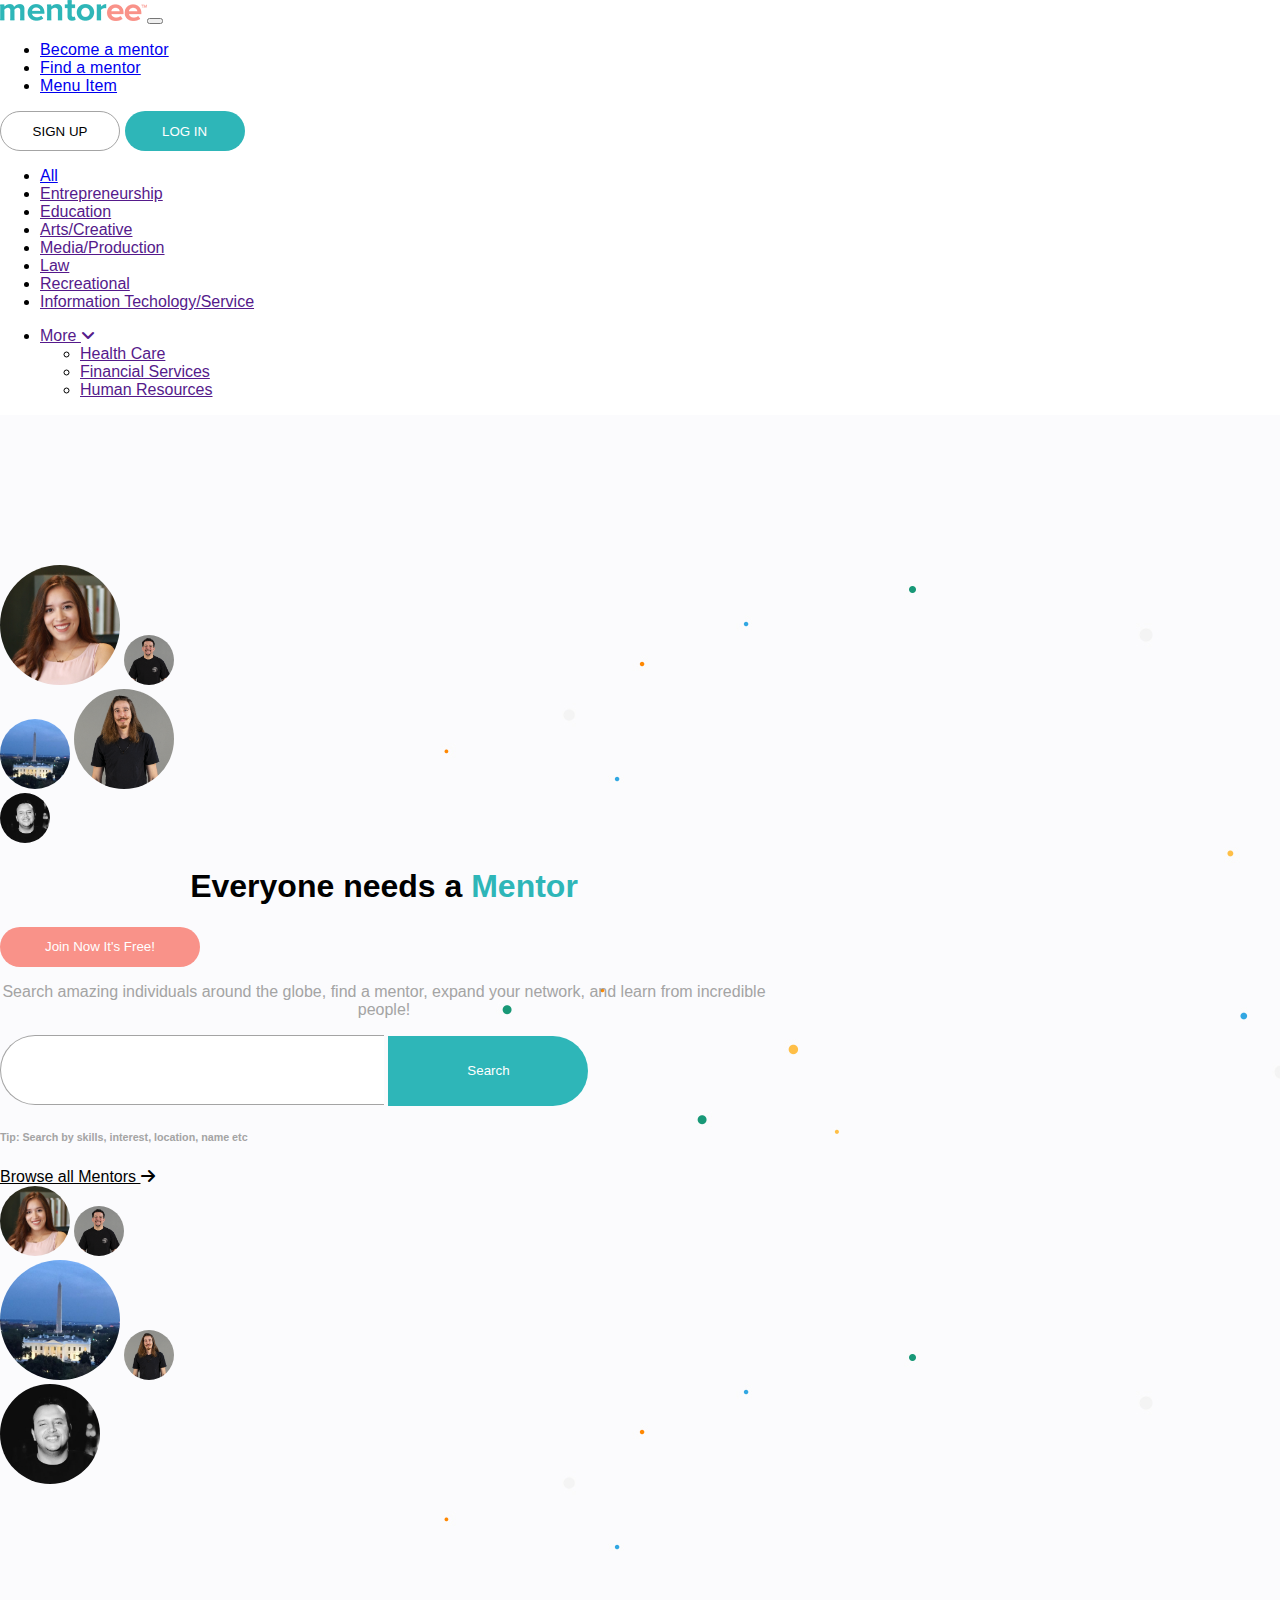
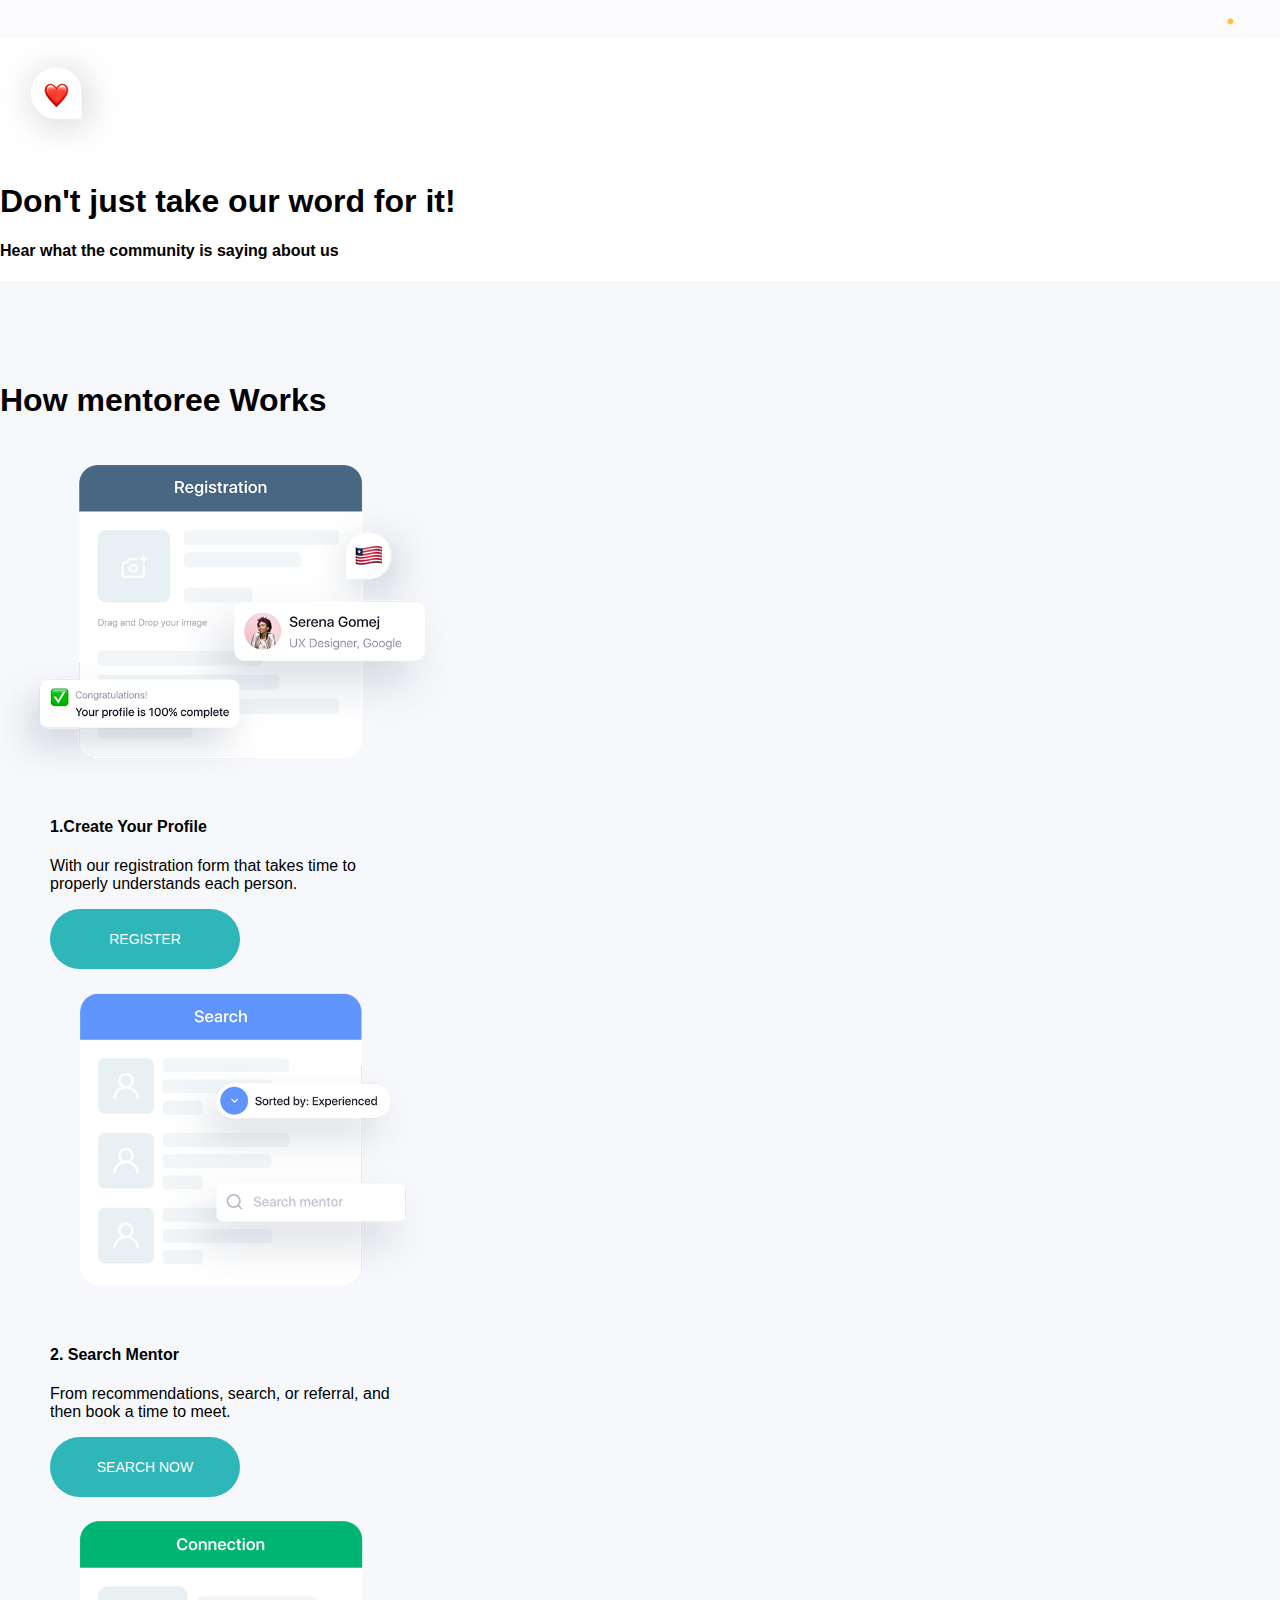
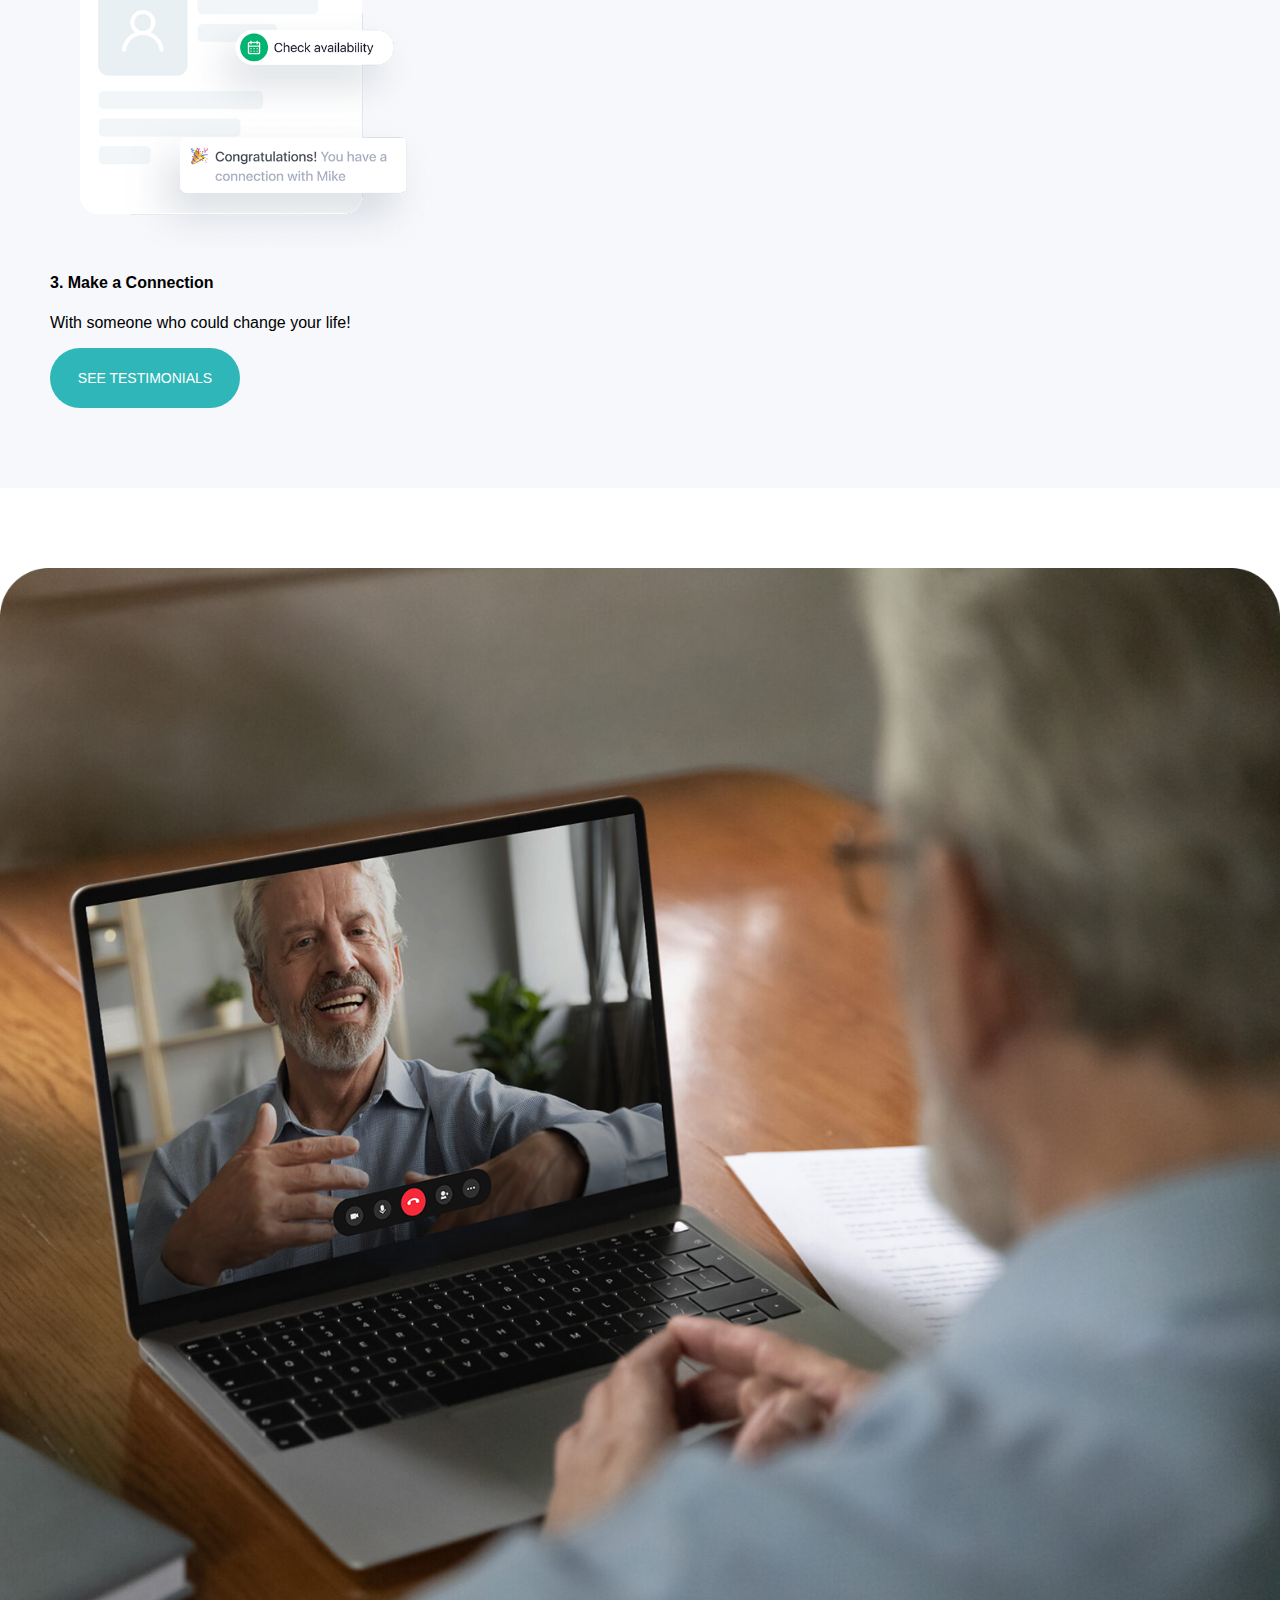
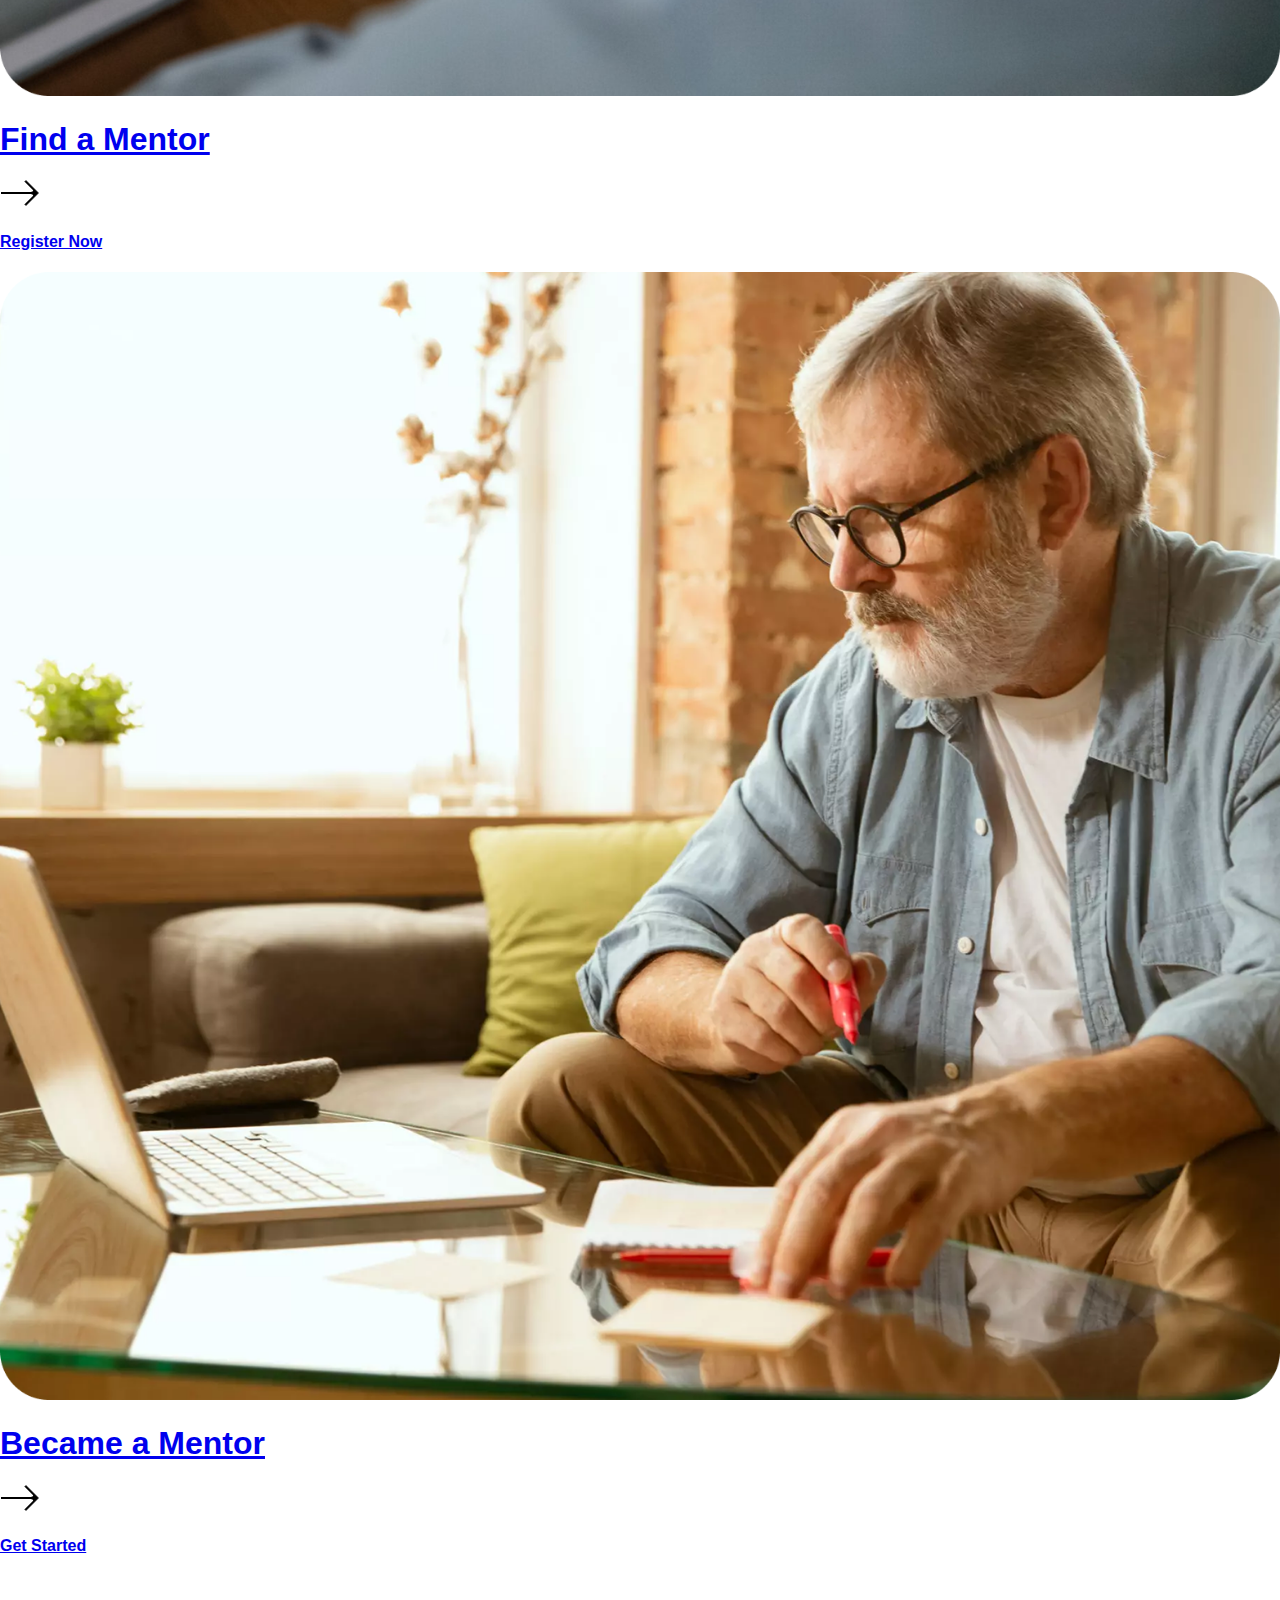
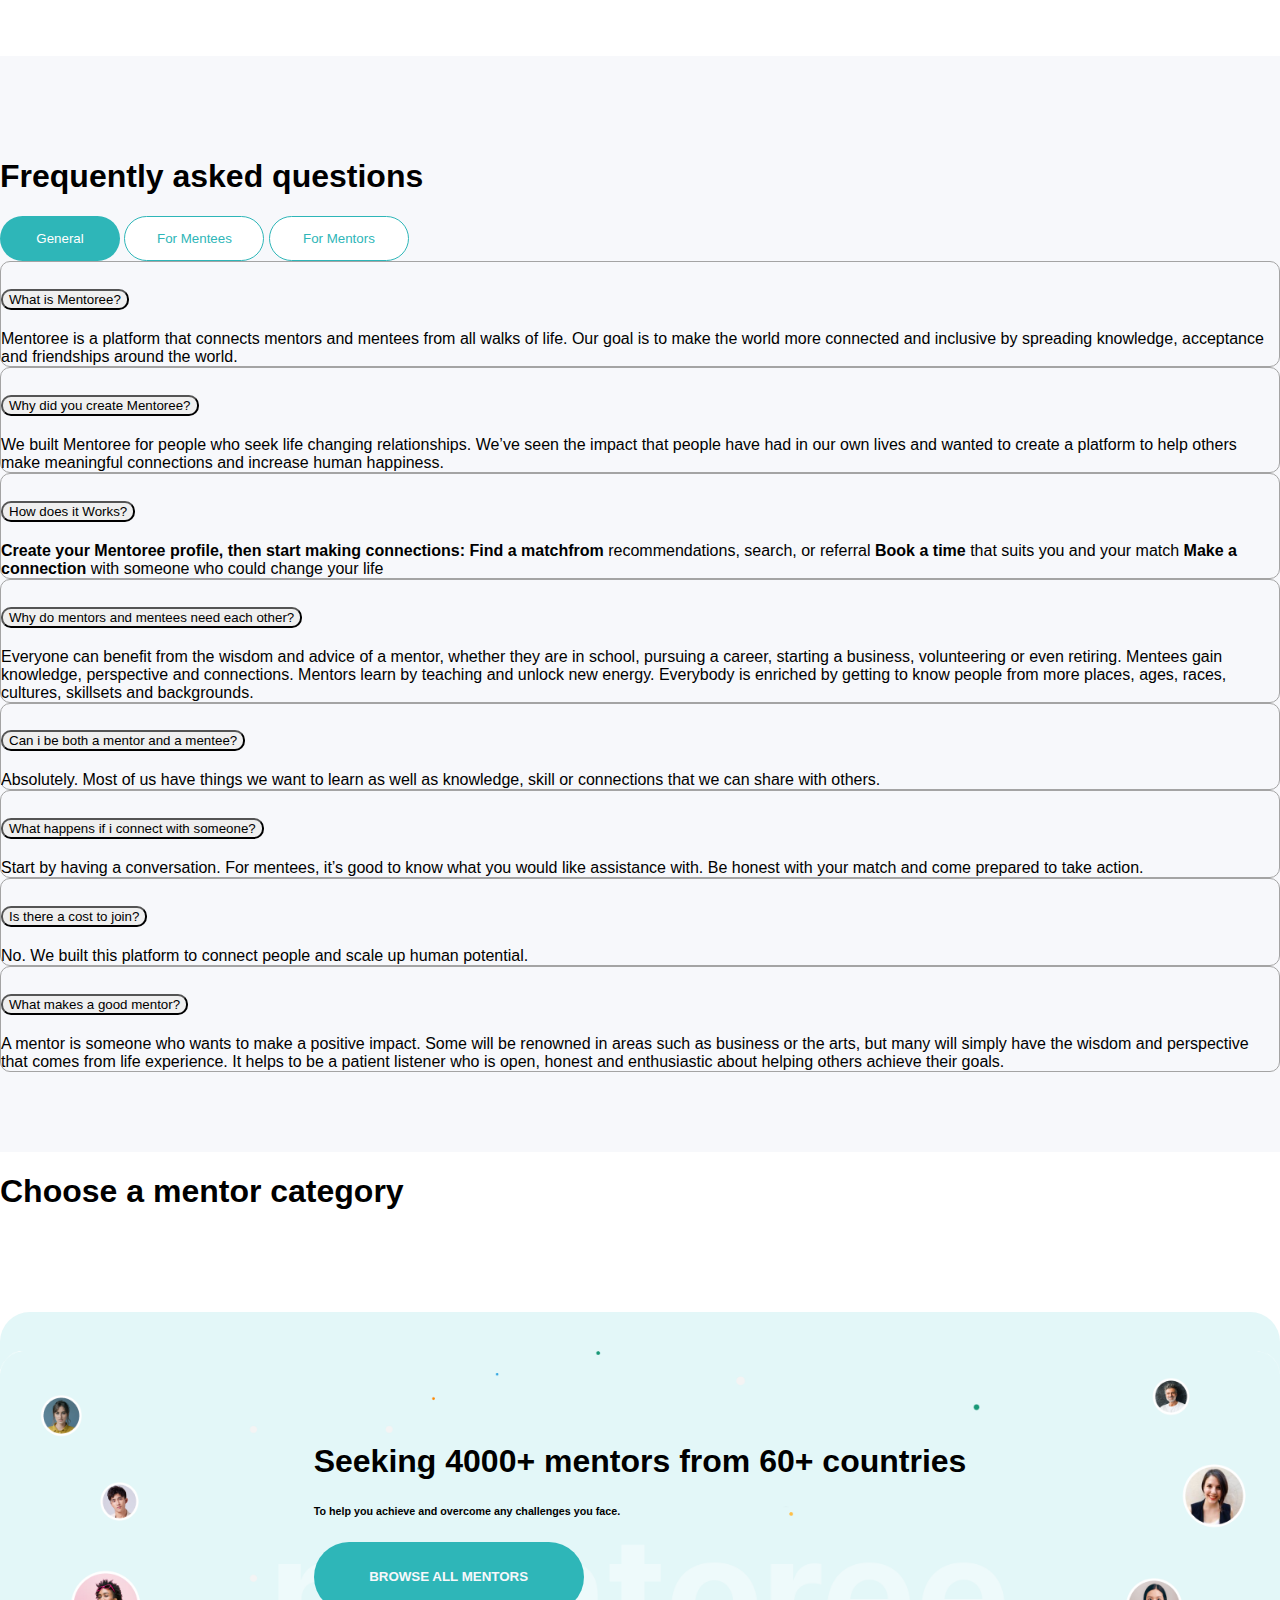
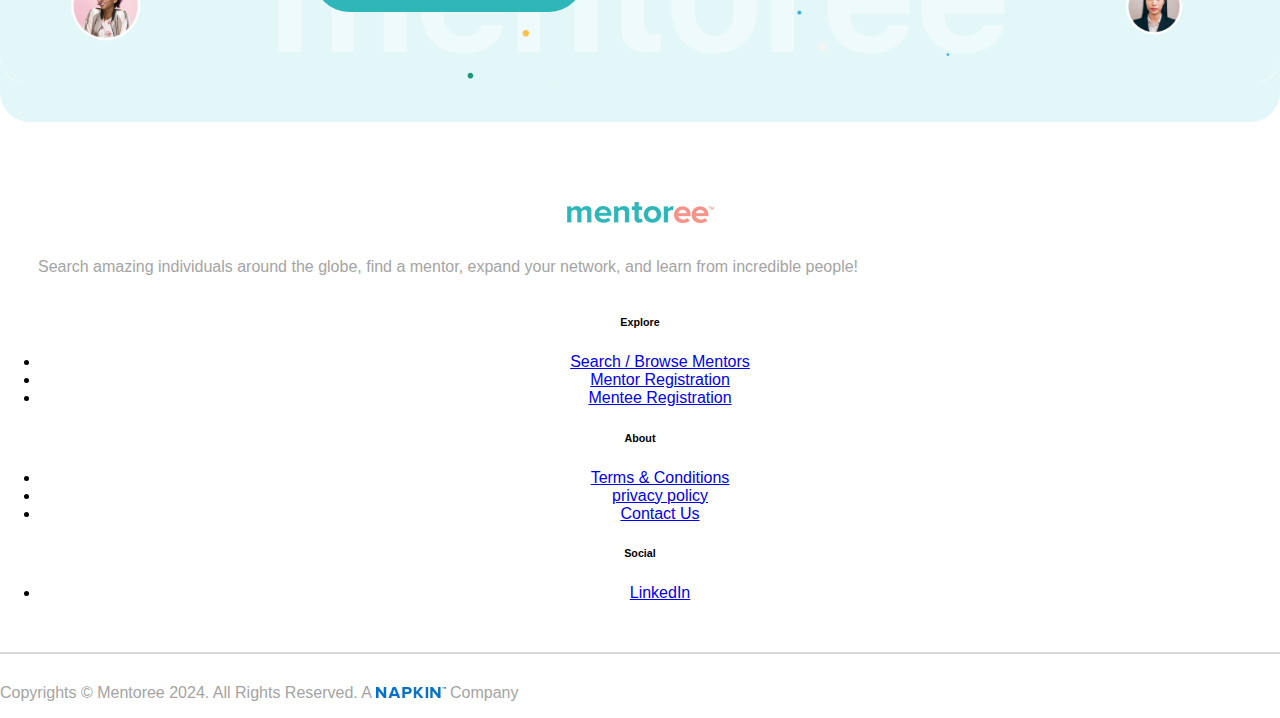
<file: index.html>
<!DOCTYPE html>

<html>
  <head>
    <meta charset="utf-8" />
    <meta name="viewport" content="width=device-width, initial-scale=1">
    <!-- Bootstrap CSS -->
    <link
      rel="stylesheet"
      href="https://cdn.jsdelivr.net/npm/bootstrap@4.5.3/dist/css/bootstrap.min.css"
      integrity="sha384-TX8t27EcRE3e/ihU7zmQxVncDAy5uIKz4rEkgIXeMed4M0jlfIDPvg6uqKI2xXr2"
      crossorigin="anonymous"
    />

    <meta charset="utf-8" />
    <meta http-equiv="X-UA-Compatible" content="IE=edge" />
    <title>Mentors</title>
    <meta name="description" content="" />
    <meta name="viewport" content="width=device-width, initial-scale=1" />
    <link rel="stylesheet" href="./css/style.css" />
    <link
      rel="stylesheet"
      href="https://cdnjs.cloudflare.com/ajax/libs/font-awesome/6.4.2/css/all.min.css"
    />
    <!-- <link rel="stylesheet" href="https://maxcdn.bootstrapcdn.com/font-awesome/4.7.0/css/font-awesome.min.css">  -->
    <link
      href="https://cdn.jsdelivr.net/npm/bootstrap@5.3.2/dist/css/bootstrap.min.css"
      rel="stylesheet"
      integrity="sha384-T3c6CoIi6uLrA9TneNEoa7RxnatzjcDSCmG1MXxSR1GAsXEV/Dwwykc2MPK8M2HN"
      crossorigin="anonymous"
    />

    <script
      src="https://cdn.jsdelivr.net/npm/bootstrap@5.3.2/dist/js/bootstrap.bundle.min.js"
      integrity="sha384-C6RzsynM9kWDrMNeT87bh95OGNyZPhcTNXj1NW7RuBCsyN/o0jlpcV8Qyq46cDfL"
      crossorigin="anonymous"
    ></script>
    <link
      href="https://cdn.jsdelivr.net/npm/bootstrap@5.3.2/dist/css/bootstrap.min.css"
      rel="stylesheet"
      integrity="sha384-T3c6CoIi6uLrA9TneNEoa7RxnatzjcDSCmG1MXxSR1GAsXEV/Dwwykc2MPK8M2HN"
      crossorigin="anonymous"
    />
    <link
      rel="stylesheet"
      href="https://cdnjs.cloudflare.com/ajax/libs/OwlCarousel2/2.3.4/assets/owl.carousel.min.css"
      integrity="sha512-tS3S5qG0BlhnQROyJXvNjeEM4UpMXHrQfTGmbQ1gKmelCxlSEBUaxhRBj/EFTzpbP4RVSrpEikbmdJobCvhE3g=="
      crossorigin="anonymous"
      referrerpolicy="no-referrer"
    />
    <link
      rel="stylesheet"
      href="https://cdnjs.cloudflare.com/ajax/libs/OwlCarousel2/2.3.4/assets/owl.theme.default.min.css"
      integrity="sha512-sMXtMNL1zRzolHYKEujM2AqCLUR9F2C4/05cdbxjjLSRvMQIciEPCQZo++nk7go3BtSuK9kfa/s+a4f4i5pLkw=="
      crossorigin="anonymous"
      referrerpolicy="no-referrer"
    />
  </head>

  <body>
    <header class="col-12 p-0">
      <nav
        class="navbar navbar-expand-lg font-weight-semi-bold navbar-dark py-3 navbar-theme"
        style="letter-spacing: 0.01em"
      >
        <div class="container align-items-baseline">
          <a class="navbar-brand" href="./index.html"
            ><img src="./assets/logo (1).png" alt="logo" /></a
          ><button
            class="navbar-toggler collapsed"
            type="button"
            data-toggle="collapse"
            data-target="#navbarStandard"
            aria-controls="navbarStandard"
            aria-expanded="false"
            aria-label="Toggle navigation"
          >
            <span class="navbar-toggler-icon"></span>
          </button>

          <div
            class="collapse navbar-collapse justify-content-end"
            id="navbarStandard"
          >
            <div
              class="navbar-nav d-flex list-unstyled gap-5 align-items-baseline"
            >
              <ul class="d-flex list-unstyled gap-5">
                <li>
                 <a href="became-a-mentor.html" class="text-decoration-none"> <div
                    class="text-black fs-5"
                    type="button"
                    id="dropdownMenuButton"
                    data-mdb-toggle="dropdown"
                    aria-expanded="false"
                  >
                    Become a mentor
                  </div>
                </a>
                </li>

                <li>
                  <a href="find-a-mentor.html" class="text-decoration-none">
                  <div
                    class="text-black fs-5"
                    type="button"
                    id="dropdownMenuButton"
                    data-mdb-toggle="dropdown"
                    aria-expanded="false"
                  >
                    Find a mentor
                  </div>
                </a>
                </li>
                <li>
                  <a href="menu-item.html" class="text-decoration-none">
                  <div
                    class="text-black fs-5"
                    type="button"
                    id="dropdownMenuButton"
                    data-mdb-toggle="dropdown"
                    aria-expanded="false"
                  >
                    Menu Item
                  </div>
                </a>
                </li>
              </ul>
              <div class="btn-section">
               <a href="create-account.html"> <button type="button" class="signup-btn">Sign Up</button></a>
                <a href="login.html"><button type="button" class="login-btn">Log In</button></a>
              </div>
            </div>
          </div>
        </div>
      </nav>

      <div class="nav-section justify-content-center gap-5">
        <div class="nav-inner-section d-flex justify-content-center gap-5">
          <ul
            class="nav-bar-filter list-unstyled d-flex gap-5 m-0"
            id="nav-bar-filter " 
          >
            <li>
              <a href="find-a-mentor.html" class="text-black-50 text-decoration-none">All</a>
            </li>
            <li>
              <a href="" class="text-black-50 text-decoration-none"
                >Entrepreneurship</a
              >
            </li>
            <li>
              <a href="" class="text-black-50 text-decoration-none"
                >Education</a
              >
            </li>
            <li>
              <a href="" class="text-black-50 text-decoration-none"
                >Arts/Creative</a
              >
            </li>
            <li>
              <a href="" class="text-black-50 text-decoration-none"
                >Media/Production</a
              >
            </li>
            <li>
              <a href="" class="text-black-50 text-decoration-none">Law</a>
            </li>
            <li>
              <a href="" class="text-black-50 text-decoration-none"
                >Recreational</a
              >
            </li>
            <li>
              <a href="" class="text-black-50 text-decoration-none"
                >Information Techology/Service</a
              >
            </li>
          </ul>
          <ul id="" class="list-unstyled">
            <li>
              <a
                href=""
                class="text-black-50 text-decoration-none"
                data-bs-toggle="dropdown"
                aria-expanded="false"
                >More
                <span class=""
                  ><i class="fa-solid fa-angle-down text-black-50"></i></span
              ></a>
              <ul class="dropdown-menu">
                <li style="opacity: 1"><a href="" class="">Health Care</a></li>
                <li style="opacity: 1">
                  <a href="" class="">Financial Services</a>
                </li>
                <li style="opacity: 1">
                  <a href="" class="">Human Resources</a>
                </li>
              </ul>
            </li>
          </ul>
        </div>
      </div>
    </header>

    <div class="main-section">
      <div
        class="main-inner-section container d-flex position-relative d-flex justify-content-between"
      >
        <div class="img-left-section" >
          <img
            src="./assets/profile-image-0117030e2b87ca54ad8b5a0f415937d9.JPG"
            class="profile-img-left-1 position-absolute"
          />
          <img
            src="./assets/profile-image-4dac9b00acb2c88f49406ffd27c9ba0a.png"
            class="profile-img-left-2 position-absolute"
          />
          <img
            src="./assets/profile-image-8333f46f228b75aa6890566eed17ed02.jpeg"
            class="profile-img-left-3 position-absolute"
          />
          <img
            src="./assets/profile-image-88695801f7333ec5443cc8bafb00e655.png"
            class="profile-img-left-4 position-absolute"
          />
          <img
            src="./assets/profile-image-922e647b37b6fe3915797403ff58af18.jpg"
            class="profile-img-left-5 position-absolute"
          />
        </div>

        <div
          class="text-section d-flex flex-column align-items-center justify-content-center m-auto"
        >
          <h1 class="text-black display-3 fw-bold text-align-center">
            Everyone needs a <span>Mentor</span>
          </h1>
          <a href="create-account.html"> <button class="mt-3 mb-2">Join Now It's Free!</button></a>
          <p class="fs-4">
            Search amazing individuals around the globe, find a mentor, expand
            your network, and learn from incredible people!
          </p>

          <form class="search-section d-flex justify-content-center" action="https://www.google.com/search" method="get">
          <input type="search" name="q" class="search-container">
          <span class=""><button>Search</button></span>
          </form>

          <h6 class="mt-3 text-center">
            Tip: Search by skills, interest, location, name etc
          </h6>
          <div class="browse-btn mt-5">
            <a href="#" class="text-decoration-none fs-4"
              >Browse all Mentors
              <span><i class="fa-solid fa-arrow-right fs-5"></i></span
            ></a>
          </div>
        </div>

        <div class="img-right-section " >
          <img
            src="./assets/profile-image-0117030e2b87ca54ad8b5a0f415937d9.JPG"
            class="profile-img-right-1 position-absolute"
          />
          <img
            src="./assets/profile-image-4dac9b00acb2c88f49406ffd27c9ba0a.png"
            class="profile-img-right-2 position-absolute"
          />
          <img
            src="./assets/profile-image-8333f46f228b75aa6890566eed17ed02.jpeg"
            class="profile-img-right-3 position-absolute"
          />
          <img
            src="./assets/profile-image-88695801f7333ec5443cc8bafb00e655.png"
            class="profile-img-right-4 position-absolute"
          />
          <img
            src="./assets/profile-image-922e647b37b6fe3915797403ff58af18.jpg"
            class="profile-img-right-5 position-absolute"
          />
        </div>
      </div>
    </div>

    <div class="about-us-section">
      <div class="about-us-inner-section container">
        <div class="about-us-header">
          <img src="./assets/heart-shape.png" class="heart-img d-flex m-auto" />

          <h1 class="display-5 text-center">
            Don't just take our word for it!
          </h1>
          <h4 class="text-center">
            Hear what the community is saying about us
          </h4>
        </div>
    <div class="container">
      <div class="row">
        <div class="owl-carousel owl-theme pt-5">

<a href="#" class="text-decoration-none">
          <div class="card-main">
            <div class="card" style="height: 400px; border: none;">
              <div class="card-body" style="background:#F1FAFA;" border-radius: 15px;>
                <p>
                  “Having a peer as a mentor allows me to communicate with someone who really gets me, and as a result can help give me valuable insight and support. I feel by supporting each other we have grown and are better entrepreneurs.”                </p>
              </div>
            </div>
            <img
              src="./assets/testimonial-image-bd1117659869f49af06ed4c6df8e6d8d.png"
              class="aboutus-img"
              style="
                width: 80px;
                height: 80px;
                border-radius: 100px;
                position: absolute;
                bottom: 100px;
                left: 15px;
              "
            />
            <div class="card-txt">
              <h5 class="text-black">Arindam</h5>
              <h6 class="text-black-50">COO,product vessel India</h6>
            </div>
          </div>
        </a>
        <a href="#" class="text-decoration-none">
          <div class="card-main">
            <div class="card" style="height: 400px; border: none;">
              <div class="card-body" style="background: #FFF5F4; border-radius: 15px;">
                <p>
                  “Mentorship to me is a mutually beneficial collaboration that allows both the mentor and the mentee to share, learn and grow.&nbsp; You can always learn something if you keep an open mind.”
                </p>
              </div>
            </div>
            <img
              src="./assets/testimonial-image-9450bc07e807110792d5f06de9fb62cb.png"
              class="aboutus-img"
              style="
                width: 80px;
                height: 80px;
                border-radius: 100px;
                position: absolute;
                bottom: 120px;
                left: 15px;
              "
            />
            <div class="card-txt">
              <h5 class="text-black">Gab</h5>
              <h6 class="text-black-50">Innovation Specialist at BRP-X , BRP's innovation lab. </h6>
            </div>
          </div>
        </a>
        <a href="#" class="text-decoration-none">
          <div class="card-main">
            <div class="card" style="height: 400px; border: none;">
              <div class="card-body" style="background: #F5F4FF; border-radius: 15px;">
                <p>
                  “I have been very fortunate to mentor amazing people that have
                  worked for me over the years. Many have gone on to become
                  entrepreneurs, leaders, and incredible mentors.”
                </p>
              </div>
            </div>
            <img
              src="./assets/testimonial-image-b17418ee60b6730511d6731440228f4e.png"
              class="aboutus-img"
              style="
                width: 80px;
                height: 80px;
                border-radius: 100px;
                position: absolute;
                bottom: 100px;
                left: 15px;
              "
            />
            <div class="card-txt">
              <h5 class="text-black">Asif</h5>
              <h6 class="text-black-50">Consultant & Investor</h6>
            </div>
          </div>
        </a>
        <a href="#" class="text-decoration-none">
          <div class="card-main">
            <div class="card" style="height: 400px; border: none;">
              <div class="card-body" style="background: #FAF8EE; border-radius: 15px;">
                <p>
                  “As an entrepreneur, I am faced with constant challenges. Having great mentors has taught me valuable lessons, saved me time and created life long friendships.”
                </p>
              </div>
            </div>
            <img
              src="./assets/testimonial-image-3ecfcab126f378f653ff5557e4ce0ba2.png"
              class="aboutus-img"
              style="
                width: 80px;
                height: 80px;
                border-radius: 100px;
                position: absolute;
                bottom: 100px;
                left: 15px;
              "
            />
            <div class="card-txt">
              <h5 class="text-black">Larry</h5>
              <h6 class="text-black-50">Co-Founder.Mercom</h6>
            </div>
          </div>
        </a>
        <a href="#" class="text-decoration-none">
          <div class="card-main">
            <div class="card" style="height: 400px; border: none;">
              <div class="card-body" style="background: #F5F4FF; border-radius: 15px;">
                <p>
                  “Everyone needs a mentor, seriously. What would I have done without one, when growing my business to multi-million dollar level. I’ve never done that before. Mentors make you feel like you’ve been there and done that — almost an unspoken requirement when having ultimate faith to achieve.”                </p>
              </div>
            </div>
            <img
              src="./assets/testimonial-image-8be5bb004caf10e472fece4e072ed8e3.png"
              class="aboutus-img"
              style="
                width: 80px;
                height: 80px;
                border-radius: 100px;
                position: absolute;
                bottom: 120px;
                left: 15px;
              "
            />
            <div class="card-txt">
              <h5 class="text-black">Matt</h5>
              <h6 class="text-black-50">CEO at Product Vessel, Partner at Mentoree, Scam Detector, GemGates </h6>
            </div>
          </div>
        </a>
        <a href="#" class="text-decoration-none">
          <div class="card-main">
            <div class="card" style="height: 400px; border: none;">
              <div class="card-body" style="background:#FAF8EE;" border-radius: 15px;>
                <p>
                  “Having a relationship with a great mentor has opened up my world to new ideas, inspired me to do more and has allowed me to collaborate with some of my mentor’s peers.”                </p>
              </div>
            </div>
            <img
              src="./assets/testimonial-image-1bcbc70efd428a20b65486dcebb597da.png"
              class="aboutus-img"
              style="
                width: 80px;
                height: 80px;
                border-radius: 100px;
                position: absolute;
                bottom: 100px;
                left: 15px;
              "
            />
            <div class="card-txt">
              <h5 class="text-black">Amanda</h5>
              <h6 class="text-black-50">Developer</h6>
            </div>
          </div>
        </a>
        </div>
      </div>
    </div>
      </div>
    </div>

     <div class="how-mentor-works-section col-12">
  <h1 class="display-5 text-center">How mentoree Works</h1>
  <div class="how-mentor-works-inner-section  d-flex col-md-12">

    <div class="how-mentor-works-small w-100 d-flex flex-column ">
      <img src="./assets/registration2.png" class="img-fluid mentors-img" style="max-width: 500px; width: 100%; margin:auto;">
    <div class="how-mentor-works-content-section">
      <h4 class="fw-bold text-left">1.Create Your Profile</h4>
      <p class="fs-5 text-black-50">With our registration form that takes time to properly understands each person.
      </p>
     <a href="create-account.html"> <button type="button" class="mentors-btn">Register</button></a>
    </div>
    </div>





<div class="how-mentor-works-small w-100 d-flex flex-column ">
  <img src="./assets/search2.png" class="img-fluid mentors-img" style="max-width: 500px; width: 100%; margin:auto;">
<div class="how-mentor-works-content-section">
  <h4 class="fw-bold text-left">2. Search Mentor</h4>
  <p class="fs-5 text-black-50">From recommendations, search, or referral, and then book a time to meet.
  </p>
 <a href="find-a-mentor.html"> <button type="button" class="mentors-btn">Search Now</button></a>
</div>
</div>

<div class="how-mentor-works-small w-100 d-flex flex-column ">
  <img src="./assets/connection2.png" class="img-fluid mentors-img" style="max-width: 500px; width: 100%; margin:auto;">
<div class="how-mentor-works-content-section">
  <h4 class="fw-bold text-left">3. Make a Connection</h4>
  <p class="fs-5 text-black-50">With someone who could change your life!
  </p>
  <a href="#about-us-header"><button type="button" class="mentors-btn">See Testimonials</button></a>
</div>
</div>
  </div>
</div>

    <div class="mentor-big-img-section">
  <div class="mentor-big-img-inner-section container customContainer">

    <div class="row">
<div class="big-img-section col-md-6">
  <a href="became-a-mentor.html" class="text-decoration-none text-black">
  <div class="big-img-inner-section">
<img src="./assets/find_mentor.png" class="big-img">
<div class="big-img-txt-section d-flex align-items-center justify-content-between pt-4">
<h1>Find a Mentor</h1> <span  ><a href="#"><img src="./assets/black-array.png" class="arrow-slider"></a></span>
</div>
<a href="#" class="text-decoration-none"><h4 class="text-black-50">Register Now</h4></a>
</div>
</a>
</div>



<div class="big-img-section col-md-6">
  <a href="became-a-mentor.html" class="text-decoration-none text-black">
  <div class="big-img-inner-section">
<img src="./assets/become_mentor.png" class="big-img">
<div class="big-img-txt-section d-flex align-items-center justify-content-between pt-4">
<h1>Became a Mentor</h1> <span><a href="#"><img src="./assets/black-array.png" alt=""></a></span>
</div>
<a href="#" class="text-decoration-none"><h4 class="text-black-50">Get Started</h4></a>
</div>
</a>
</div>
</div>
  </div>
</div>

    <div class="question-section faqSec  homeFaqSec">
  <div class="question-inner-section container">
<div class="questio-heading-section">
  <h1 class="display-5 text-center">Frequently asked questions</h1>
 
  <div class="question-btn-section d-flex gap-4 justify-content-center my-4">
    <button type="button" class="question-btn">General</button>
    <button type="button" class="question-btn-2">For Mentees</button>
    <button type="button" class="question-btn-2">For Mentors</button>
  </div>
</div>



<div>
  <div class="col-md-12">
    <div class="row">
      <div class="col-lg-6">
      <div class="accordion d-flex flex-column gap-4" id="accordionFor">
        <div class="accordion-item item-class">
          <h2 class="accordion-header" id="headingOne">
            <button class="accordion-button collapsed py-4" type="button" data-bs-toggle="collapse" data-bs-target="#collapseOne" aria-expanded="true" aria-controls="collapseOne">
           What is Mentoree?
            </button>
          </h2>
          <div id="collapseOne" class="accordion-collapse collapse" aria-labelledby="headingOne" data-bs-parent="#accordionFor">
            <div class="accordion-body">
              Mentoree is a platform that connects mentors and mentees from all walks of life. Our goal is to make the world more connected and inclusive by spreading knowledge, acceptance and friendships around the world.
            </div>
          </div>
        </div>
        <div class="accordion-item item-class">
          <h2 class="accordion-header" id="headingTwo">
            <button class="accordion-button collapsed py-4 type="button" data-bs-toggle="collapse" data-bs-target="#collapseTwo" aria-expanded="false" aria-controls="collapseTwo">
           Why did you create Mentoree?
            </button>
          </h2>
          <div id="collapseTwo" class="accordion-collapse collapse" aria-labelledby="headingTwo" data-bs-parent="#accordionFor">
            <div class="accordion-body">
              We built Mentoree for people who seek life changing relationships. We’ve seen the impact that people have had in our own lives and wanted to create a platform to help others make meaningful connections and increase human happiness.
            </div>
          </div>
        </div>
        <div class="accordion-item item-class">
          <h2 class="accordion-header" id="headingThree">
            <button class="accordion-button collapsed py-4" type="button" data-bs-toggle="collapse" data-bs-target="#collapseThree" aria-expanded="false" aria-controls="collapseThree">
         How does it Works?
            </button>
          </h2>
          <div id="collapseThree" class="accordion-collapse collapse" aria-labelledby="headingThree" data-bs-parent="#accordionFor">
            <div class="accordion-body d-flex flex-column">
              <strong>Create your Mentoree profile, then start making connections:</strong> 
            <span><strong>Find a matchfrom</strong> recommendations, search, or referral</span> 
            <span><strong>Book a time</strong>  that suits you and your match</span> 
            <span><strong>Make a connection</strong> with someone who could change your life</span> 
            </div>
          </div>
        </div>
        <div class="accordion-item item-class">
          <h2 class="accordion-header" id="headingFour">
            <button class="accordion-button collapsed py-4 type="button" data-bs-toggle="collapse" data-bs-target="#collapseFour" aria-expanded="false" aria-controls="collapseFour">
        Why do mentors and mentees need each other?
            </button>
          </h2>
          <div id="collapseFour" class="accordion-collapse collapse" aria-labelledby="headingFour" data-bs-parent="#accordionFor">
            <div class="accordion-body">
              Everyone can benefit from the wisdom and advice of a mentor, whether they are in school, pursuing a career, starting a business, volunteering or even retiring. Mentees gain knowledge, perspective and connections. Mentors learn by teaching and unlock new energy. Everybody is enriched by getting to know people from more places, ages, races, cultures, skillsets and backgrounds.
            </div>
          </div>
        </div>
      </div>
    </div>
    <div class="col-lg-6">
      <div class="accordion d-flex flex-column gap-4" id="accordionFor">

<div class="accordion-item item-class">
          <h2 class="accordion-header" id="headingFive">
            <button class="accordion-button  collapsed py-4" type="button" data-bs-toggle="collapse" data-bs-target="#collapseFive" aria-expanded="true" aria-controls="collapseFive">
         Can i be both a mentor and a mentee?
            </button>
          </h2>
          <div id="collapseFive" class="accordion-collapse collapse" aria-labelledby="headingFive" data-bs-parent="#accordionFor">
            <div class="accordion-body">
              Absolutely. Most of us have things we want to learn as well as knowledge, skill or connections that we can share with others.            </div>
          </div>
        </div>


        <div class="accordion-item item-class">
          <h2 class="accordion-header" id="headingSix">
            <button class="accordion-button  collapsed py-4" type="button" data-bs-toggle="collapse" data-bs-target="#collapseSix" aria-expanded="true" aria-controls="collapseSix">
What happens if i connect with someone?            </button>
          </h2>
          <div id="collapseSix" class="accordion-collapse collapse" aria-labelledby="headingSix" data-bs-parent="#accordionFor">
            <div class="accordion-body">
              Start by having a conversation. For mentees, it’s good to know what you would like assistance with. Be honest with your match and come prepared to take action.          </div>
        </div>
        </div>


        <div class="accordion-item item-class">
          <h2 class="accordion-header" id="headingSeven">
            <button class="accordion-button  collapsed py-4" type="button" data-bs-toggle="collapse" data-bs-target="#collapseSeven" aria-expanded="true" aria-controls="collapseSeven">
Is there a cost to join?          </button>
          </h2>
          <div id="collapseSeven" class="accordion-collapse collapse" aria-labelledby="headingSeven" data-bs-parent="#accordionFor">
            <div class="accordion-body">
              No. We built this platform to connect people and scale up human potential.

            </div>
        </div>
</div>
        



<div class="accordion-item item-class">
  <h2 class="accordion-header" id="headingEight">
    <button class="accordion-button  collapsed py-4" type="button" data-bs-toggle="collapse" data-bs-target="#collapseEight" aria-expanded="true" aria-controls="collapseEight">
What makes a good mentor?        </button>
  </h2>
  <div id="collapseEight" class="accordion-collapse collapse" aria-labelledby="headingEight" data-bs-parent="#accordionFor">
    <div class="accordion-body">
      A mentor is someone who wants to make a positive impact. Some will be renowned in areas such as business or the arts, but many will simply have the wisdom and perspective that comes from life experience. It helps to be a patient listener who is open, honest and enthusiastic about helping others achieve their goals.
    </div>
</div>
</div>
</div>
      </div>
    </div>
  </div>
</div>

  </div>
</div>

<div class="category-section">
  <div class="category-inner-section">
<h1 class="display-5 text-center">Choose a mentor category</h1>
  </div>
</div>

<div class="browse-mentors-section">
  <div class="browse-mentor-inner-section container footerContainer">
<div class="col-12">
<div class="browse-mentor-bg-img">
<div class="browse-img-txt-section d-flex flex-column align-items-center gap-2 text-align-center">
  <h1 class="text-center">Seeking 4000+ mentors from 60+ countries</h1>
  <h6 class="text-center">To help you achieve and overcome any challenges you face.</h6>
 <a href="find-a-mentor.html"> <button type="button" class="browse-btn-big">browse all mentors</button></a>
</div>
</div>
</div>
  </div>
</div>

<div class="footer-section">
  <div class="footer-innner-section d-flex container" style="flex-wrap: wrap;">

<div class="footer-left-section col-md-6 "  style="text-align: center !important;">
  <div class="footer-left-inner-section ">
<a href="#"><img src="./assets/logo (1).png" alt=""></a>
<div class="d-flex justify-content-center">
<p class="text-center "style="text-align-center; width: 70%; padding:15px 0px !important; ">Search amazing individuals around the globe, find a mentor, expand your network, and learn from incredible people!</p>
</div>
  </div>
</div>


    <div class="col-md-2" style="text-align: center !important;">
      <h6 class="fs-5 fw-bold text-black">Explore</h6>
     
      <ul class="list-unstyled ">
          <li><a href="https://mentoree.com/mentors" class="text-black-50 text-decoration-none">Search / Browse Mentors</a></li>
          <li><a href="https://mentoree.com/registration/mentor"  class="text-black-50 text-decoration-none">Mentor Registration</a></li>
          <li><a href="https://mentoree.com/registration/mentee"  class="text-black-50 text-decoration-none">Mentee Registration</a></li>
    
      </ul>
    </div>
    <div class="col-md-2"  style="text-align: center !important;">
      <h6 class="fs-5 fw-bold text-black">About</h6>
     
      <ul class="list-unstyled ">
          <li><a href="https://mentoree.com/mentors"  class="text-black-50 text-decoration-none">Terms & Conditions</a></li>
          <li><a href="https://mentoree.com/registration/mentor"  class="text-black-50 text-decoration-none">
            privacy 
            policy
          </a></li>
          <li><a href="https://mentoree.com/registration/mentee"  class="text-black-50 text-decoration-none">Contact Us</a></li>
    
      </ul>
    </div>
    <div class="col-md-2"  style="text-align: center !important;">
      <h6 class="fs-5 fw-bold text-black">Social</h6>
     
      <ul class="list-unstyled ">
          <li><a href="https://mentoree.com/mentors"  class="text-black-50 text-decoration-none">LinkedIn
          </a></li>
    
      </ul>
    </div>
<div class="border-section" style="border:  1px solid #d7d7d7; width: 100%; margin:50px 0px 30px 0px;"></div>

<div class="col-md-12">
  <div class="copyright-section">
    <p class="w-100">Copyrights © Mentoree 2024. All Rights Reserved. A <span><a href="#"><img src="./assets/napkin-logo.png" class="" style="width: 70px;" ></a></span> Company</p>
  </div>
</div>


  </div>
</div>

<script
src="https://cdn.jsdelivr.net/npm/bootstrap@5.3.2/dist/js/bootstrap.bundle.min.js"
integrity="sha384-C6RzsynM9kWDrMNeT87bh95OGNyZPhcTNXj1NW7RuBCsyN/o0jlpcV8Qyq46cDfL"
crossorigin="anonymous"
></script>
<script
src="https://cdnjs.cloudflare.com/ajax/libs/jquery/3.7.1/jquery.min.js"
integrity="sha512-v2CJ7UaYy4JwqLDIrZUI/4hqeoQieOmAZNXBeQyjo21dadnwR+8ZaIJVT8EE2iyI61OV8e6M8PP2/4hpQINQ/g=="
crossorigin="anonymous"
referrerpolicy="no-referrer"
></script>
<script
src="https://cdnjs.cloudflare.com/ajax/libs/OwlCarousel2/2.3.4/owl.carousel.min.js"
integrity="sha512-bPs7Ae6pVvhOSiIcyUClR7/q2OAsRiovw4vAkX+zJbw3ShAeeqezq50RIIcIURq7Oa20rW2n2q+fyXBNcU9lrw=="
crossorigin="anonymous"
referrerpolicy="no-referrer"
></script>
<script src="./js/app.js"></script>
  </body>
</html>
</file>
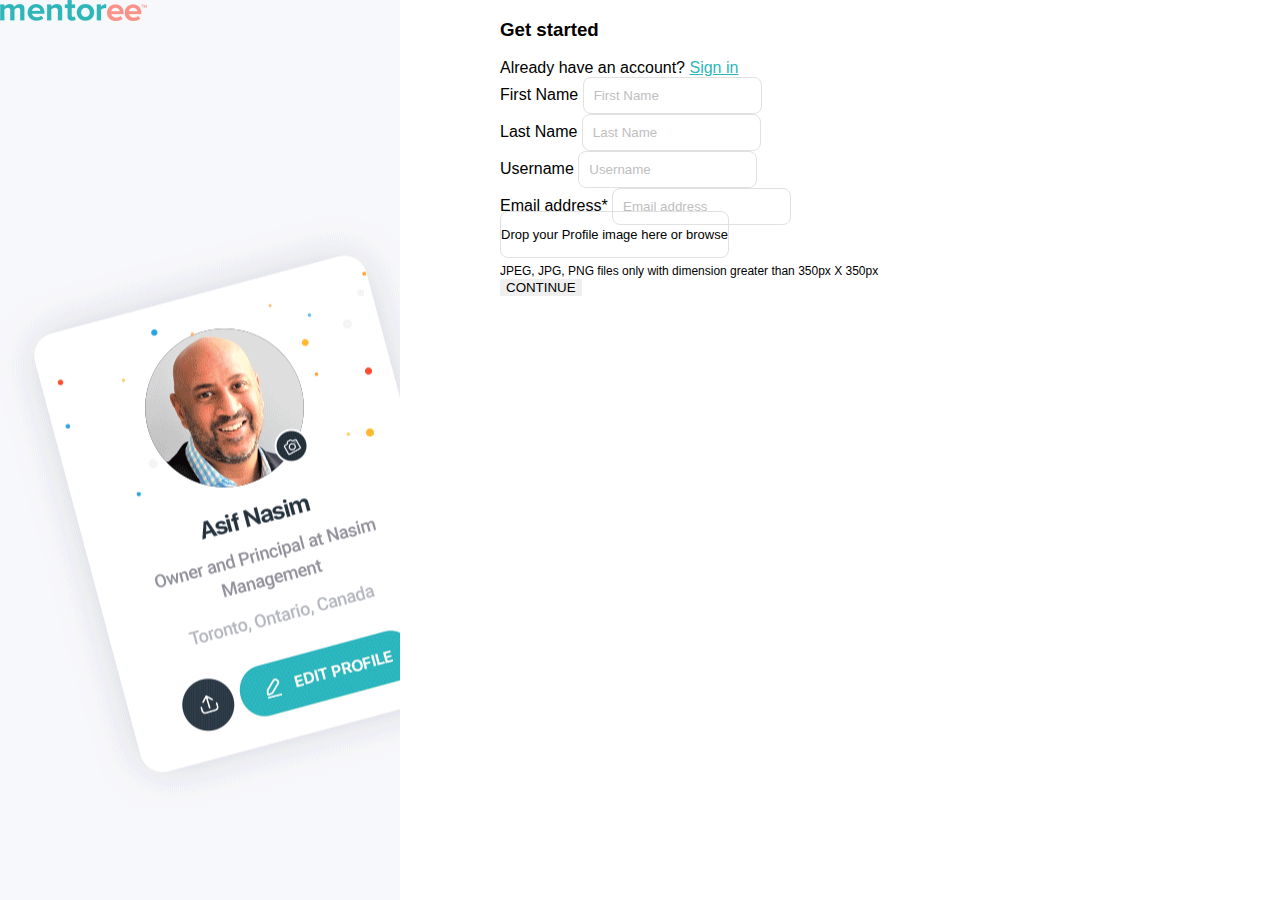
<file: became-a-mentor.html>
<!DOCTYPE html>

<html>
  <head>
    <meta charset="utf-8" />
    <meta http-equiv="X-UA-Compatible" content="IE=edge" />
    <title>Became a mentor</title>
    <meta name="description" content="" />
    <meta name="viewport" content="width=device-width, initial-scale=1" />

    <link
      href="https://cdn.jsdelivr.net/npm/bootstrap@5.3.2/dist/css/bootstrap.min.css"
      rel="stylesheet"
      integrity="sha384-T3c6CoIi6uLrA9TneNEoa7RxnatzjcDSCmG1MXxSR1GAsXEV/Dwwykc2MPK8M2HN"
      crossorigin="anonymous"
    />

    <link rel="stylesheet" href="./css/style.css" />
  </head>
  <body>
    <div class="become-a-mentor-section">
      <div class="become-a-mentor-inner-section container d-flex">
        <div class="become-a-mentor-left-section">
        <a href="index.html"> <img src="./assets/logo (1).png" class="d-flex m-auto mt-4" /></a>
        </div>

        <div class="become-a-mentor-right-section pt-5 mt-5">
          <div class="mentor-deails-section">
            <div class="sign-in col-md-12">
              <h3>Get started</h3>
              <div class="mb-5">
                Already have an account?
                <span
                  ><a href="login.html" class="text-decoration-none">Sign in</a></span
                >
              </div>
            </div>

            <div class="sign-in-form col-md-12 d-flex flex-column gap-3">
              <div class="row">
                <div class="col-md-6">
                  <div class="firstname d-flex flex-column gap-2">
                    <label for="">First Name</label>
                    <input type="text" placeholder="First Name" />
                  </div>
                </div>
                <div class="col-md-6">
                  <div class="lastname d-flex flex-column gap-2">
                    <label for="">Last Name</label>
                    <input type="text" placeholder="Last Name" />
                  </div>
                </div>
              </div>

              <div class="col-md-12">
                <div class="username d-flex flex-column gap-2">
                  <label for="">Username</label>
                  <input type="text" placeholder="Username" />
                </div>
              </div>

              <div class="col-md-12">
                <div class="username d-flex flex-column gap-2">
                  <label for="">Email address*</label>
                  <input type="email" placeholder="Email address" />
                </div>
              </div>

              <label for="files" class="file-btn btn col-md-12"
                >Drop your <span class="fw-bold"> Profile image</span> here or
                <span class="text-primary">browse</span></label>
              <input id="files" style="visibility:hidden;" type="file">
             
             
              <div class="file-doc-section">
                JPEG, JPG, PNG files only with dimension greater than 350px X
                350px
              </div>
              <button
                type="button"
                class="btn btn-secondary col-md-5 rounded-pill py-2"
              >
                Continue
              </button>
            </div>
          </div>
        </div>
      </div>
    </div>

    <script
      src="https://cdn.jsdelivr.net/npm/bootstrap@5.3.2/dist/js/bootstrap.bundle.min.js"
      integrity="sha384-C6RzsynM9kWDrMNeT87bh95OGNyZPhcTNXj1NW7RuBCsyN/o0jlpcV8Qyq46cDfL"
      crossorigin="anonymous"
    ></script>
  </body>
</html>
</file>
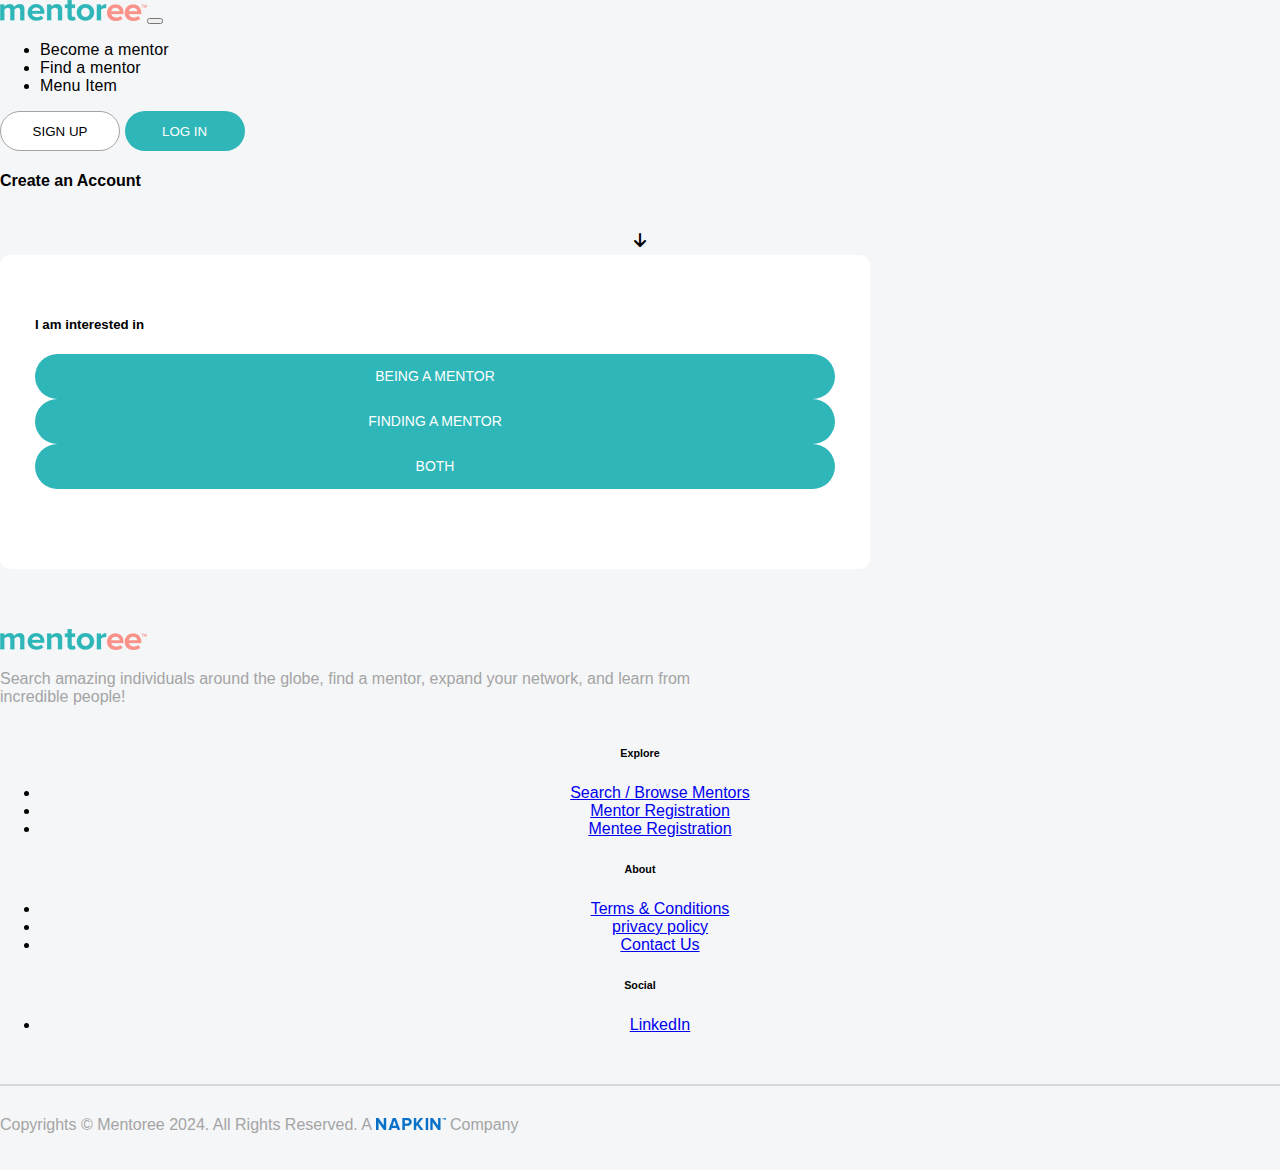
<file: create-account.html>
<!DOCTYPE html>

<html>
  <head>
    <meta charset="utf-8" />
    <meta name="viewport" content="width=device-width, initial-scale=1" />

    <link
      rel="stylesheet"
      href="https://cdn.jsdelivr.net/npm/bootstrap@4.5.3/dist/css/bootstrap.min.css"
      integrity="sha384-TX8t27EcRE3e/ihU7zmQxVncDAy5uIKz4rEkgIXeMed4M0jlfIDPvg6uqKI2xXr2"
      crossorigin="anonymous"
    />

    <meta charset="utf-8" />
    <meta http-equiv="X-UA-Compatible" content="IE=edge" />
    <title>Mentors</title>
    <meta name="description" content="" />
    <meta name="viewport" content="width=device-width, initial-scale=1" />
    <link rel="stylesheet" href="./css/style.css" />
    <link
      rel="stylesheet"
      href="https://cdnjs.cloudflare.com/ajax/libs/font-awesome/6.4.2/css/all.min.css"
    />

    <link
      href="https://cdn.jsdelivr.net/npm/bootstrap@5.3.2/dist/css/bootstrap.min.css"
      rel="stylesheet"
      integrity="sha384-T3c6CoIi6uLrA9TneNEoa7RxnatzjcDSCmG1MXxSR1GAsXEV/Dwwykc2MPK8M2HN"
      crossorigin="anonymous"
    />

    <script
      src="https://cdn.jsdelivr.net/npm/bootstrap@5.3.2/dist/js/bootstrap.bundle.min.js"
      integrity="sha384-C6RzsynM9kWDrMNeT87bh95OGNyZPhcTNXj1NW7RuBCsyN/o0jlpcV8Qyq46cDfL"
      crossorigin="anonymous"
    ></script>
    <link
      href="https://cdn.jsdelivr.net/npm/bootstrap@5.3.2/dist/css/bootstrap.min.css"
      rel="stylesheet"
      integrity="sha384-T3c6CoIi6uLrA9TneNEoa7RxnatzjcDSCmG1MXxSR1GAsXEV/Dwwykc2MPK8M2HN"
      crossorigin="anonymous"
    />
    <link
      rel="stylesheet"
      href="https://cdnjs.cloudflare.com/ajax/libs/OwlCarousel2/2.3.4/assets/owl.carousel.min.css"
      integrity="sha512-tS3S5qG0BlhnQROyJXvNjeEM4UpMXHrQfTGmbQ1gKmelCxlSEBUaxhRBj/EFTzpbP4RVSrpEikbmdJobCvhE3g=="
      crossorigin="anonymous"
      referrerpolicy="no-referrer"
    />
    <link
      rel="stylesheet"
      href="https://cdnjs.cloudflare.com/ajax/libs/OwlCarousel2/2.3.4/assets/owl.theme.default.min.css"
      integrity="sha512-sMXtMNL1zRzolHYKEujM2AqCLUR9F2C4/05cdbxjjLSRvMQIciEPCQZo++nk7go3BtSuK9kfa/s+a4f4i5pLkw=="
      crossorigin="anonymous"
      referrerpolicy="no-referrer"
    />
  </head>

  <body style="background-color: #f5f6f8">
    <nav
      class="navbar navbar-expand-lg font-weight-semi-bold navbar-dark py-3 navbar-theme"
      style="letter-spacing: 0.01em"
    >
      <div class="container align-items-baseline">
        <a class="navbar-brand" href="./index.html"
          ><img src="./assets/logo (1).png" alt="logo" /></a
        ><button
          class="navbar-toggler collapsed"
          type="button"
          data-toggle="collapse"
          data-target="#navbarStandard"
          aria-controls="navbarStandard"
          aria-expanded="false"
          aria-label="Toggle navigation"
        >
          <span class="navbar-toggler-icon"></span>
        </button>

        <div
          class="collapse navbar-collapse justify-content-end"
          id="navbarStandard"
        >
          <div
            class="navbar-nav d-flex list-unstyled gap-5 align-items-baseline"
          >
            <ul class="d-flex list-unstyled gap-5">
              <li>
                <div
                  class="text-black fs-5"
                  type="button"
                  id="dropdownMenuButton"
                  data-mdb-toggle="dropdown"
                  aria-expanded="false"
                >
                  Become a mentor
                </div>
              </li>

              <li>
                <div
                  class="text-black fs-5"
                  type="button"
                  id="dropdownMenuButton"
                  data-mdb-toggle="dropdown"
                  aria-expanded="false"
                >
                  Find a mentor
                </div>
              </li>
              <li>
                <div
                  class="text-black fs-5"
                  type="button"
                  id="dropdownMenuButton"
                  data-mdb-toggle="dropdown"
                  aria-expanded="false"
                >
                  Menu Item
                </div>
              </li>
            </ul>
            <div class="btn-section">
              <button type="button" class="signup-btn">Sign Up</button>
              <button type="button" class="login-btn">Log In</button>
            </div>
          </div>
        </div>
      </div>
    </nav>

    <div class="create-account-section">
      <div class="create-account-inner-section container mt-5 mb-5 pt-4">
        <div class="row d-flex text-center">
          <h4 class="create-account-heading">
            Create an <span class="fw-bold">Account</span>
          </h4>
        </div>

        <div class="arrow bounce">
          <i class="fa-solid fa-arrow-down fs-4"></i>
        </div>

        <div class="create-account-box m-auto">
          <h5 class="mb-5 d-flex justify-content-center text-center fw-bold">
            I am interested in
          </h5>
          <div
            class="create-account-btn-section d-flex justify-content-center align-items-center gap-4 col-md-12"
          >
           <a href="./became-a-mentor.html" class="create-acc-btn col-md-4">
              being a mentor
           </a> 
           <a href="./became-a-mentor.html" class="create-acc-btn col-md-4">
            Finding a mentor
         </a> 
         <a href="./became-a-mentor.html" class="create-acc-btn col-md-4">
          both
         </a> 
          </div>
        </div>
      </div>
    </div>

    <div class="footer-section bg-white">
        <div
          class="footer-innner-section d-flex container"
          style="flex-wrap: wrap; padding: 60px 0 20px 0"
        >
          <div class="footer-left-section col-md-6">
            <div
              class="footer-left-inner-section gap-3"
              style="text-align: left; display: flex; flex-direction: column"
            >
              <a href="#"><img src="./assets/logo (1).png" alt="" /></a>
              <div class="">
                <p class="" style="">
                  Search amazing individuals around the globe, find a mentor,
                  expand your network, and learn from incredible people!
                </p>
              </div>
            </div>
          </div>
  
          <div class="col-md-2" style="text-align: center !important">
            <h6 class="fs-5 fw-bold text-black">Explore</h6>
  
            <ul class="list-unstyled">
              <li>
                <a
                  href="https://mentoree.com/mentors"
                  class="text-black-50 text-decoration-none"
                  >Search / Browse Mentors</a
                >
              </li>
              <li>
                <a
                  href="https://mentoree.com/registration/mentor"
                  class="text-black-50 text-decoration-none"
                  >Mentor Registration</a
                >
              </li>
              <li>
                <a
                  href="https://mentoree.com/registration/mentee"
                  class="text-black-50 text-decoration-none"
                  >Mentee Registration</a
                >
              </li>
            </ul>
          </div>
          <div class="col-md-2" style="text-align: center !important">
            <h6 class="fs-5 fw-bold text-black">About</h6>
  
            <ul class="list-unstyled">
              <li>
                <a
                  href="https://mentoree.com/mentors"
                  class="text-black-50 text-decoration-none"
                  >Terms & Conditions</a
                >
              </li>
              <li>
                <a
                  href="https://mentoree.com/registration/mentor"
                  class="text-black-50 text-decoration-none"
                >
                  privacy policy
                </a>
              </li>
              <li>
                <a
                  href="https://mentoree.com/registration/mentee"
                  class="text-black-50 text-decoration-none"
                  >Contact Us</a
                >
              </li>
            </ul>
          </div>
          <div class="col-md-2" style="text-align: center !important">
            <h6 class="fs-5 fw-bold text-black">Social</h6>
  
            <ul class="list-unstyled">
              <li>
                <a
                  href="https://mentoree.com/mentors"
                  class="text-black-50 text-decoration-none"
                  >LinkedIn
                </a>
              </li>
            </ul>
          </div>
          <div
            class="border-section"
            style="
              border: 1px solid #d7d7d7;
              width: 100%;
              margin: 50px 0px 30px 0px;
            "
          ></div>
  
          <div class="col-md-12">
            <div class="copyright-section">
              <p class="w-100">
                Copyrights © Mentoree 2024. All Rights Reserved. A
                <span
                  ><a href="#"
                    ><img
                      src="./assets/napkin-logo.png"
                      class=""
                      style="width: 70px" /></a
                ></span>
                Company
              </p>
            </div>
          </div>
        </div>
      </div>
  

    <script src="" async defer></script>
  </body>
</html>
</file>
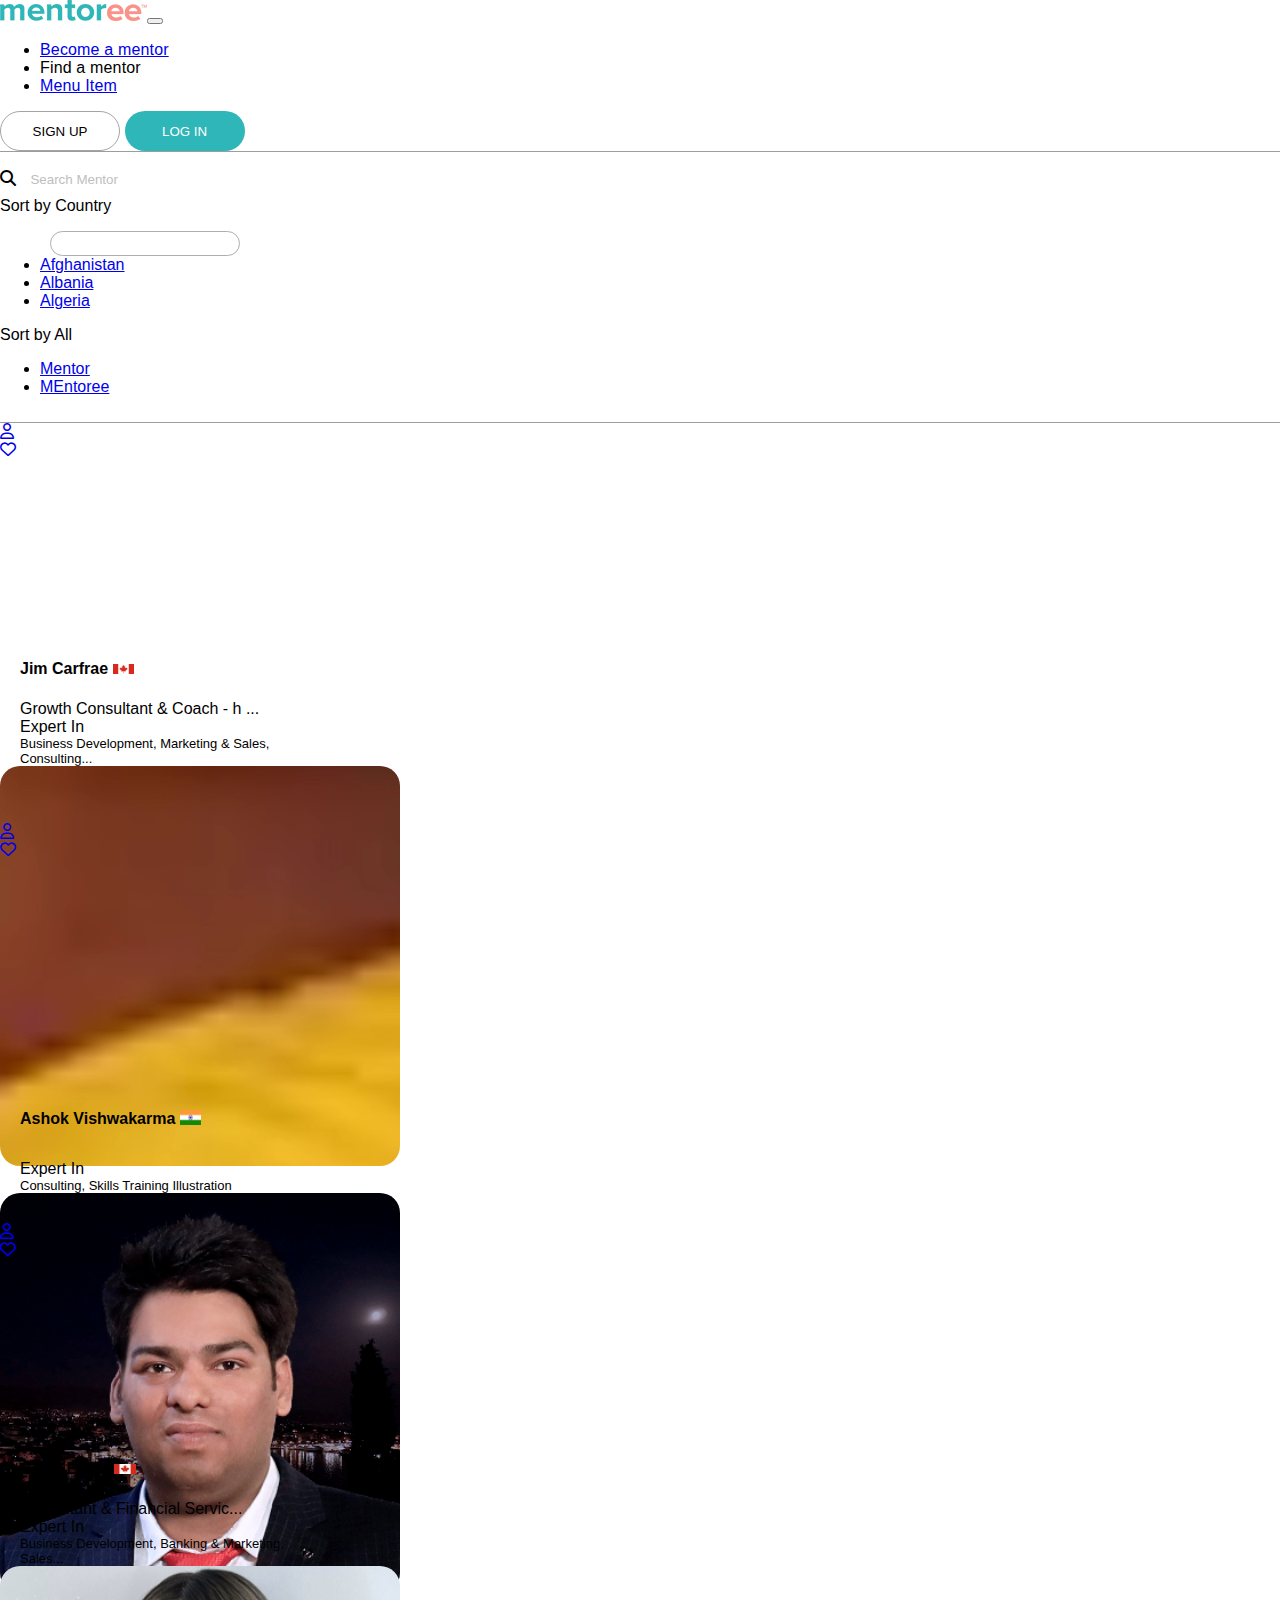
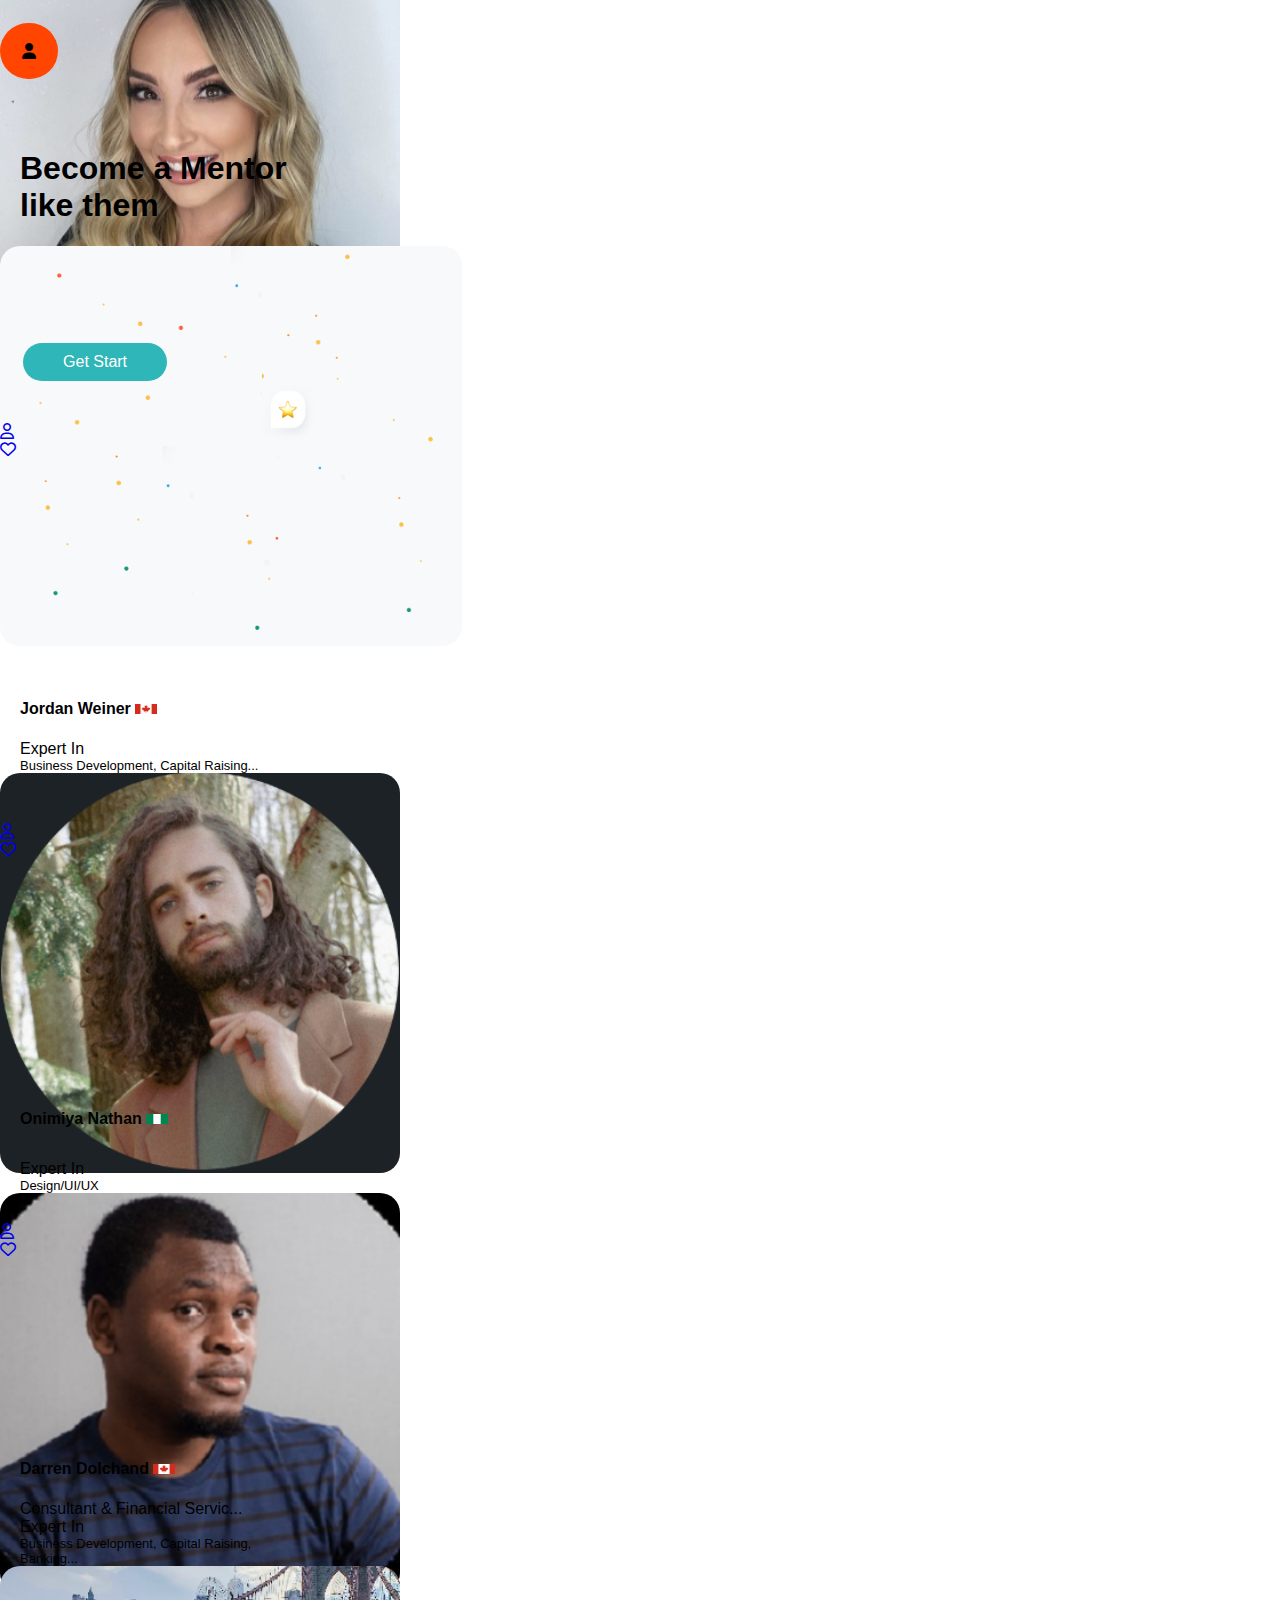
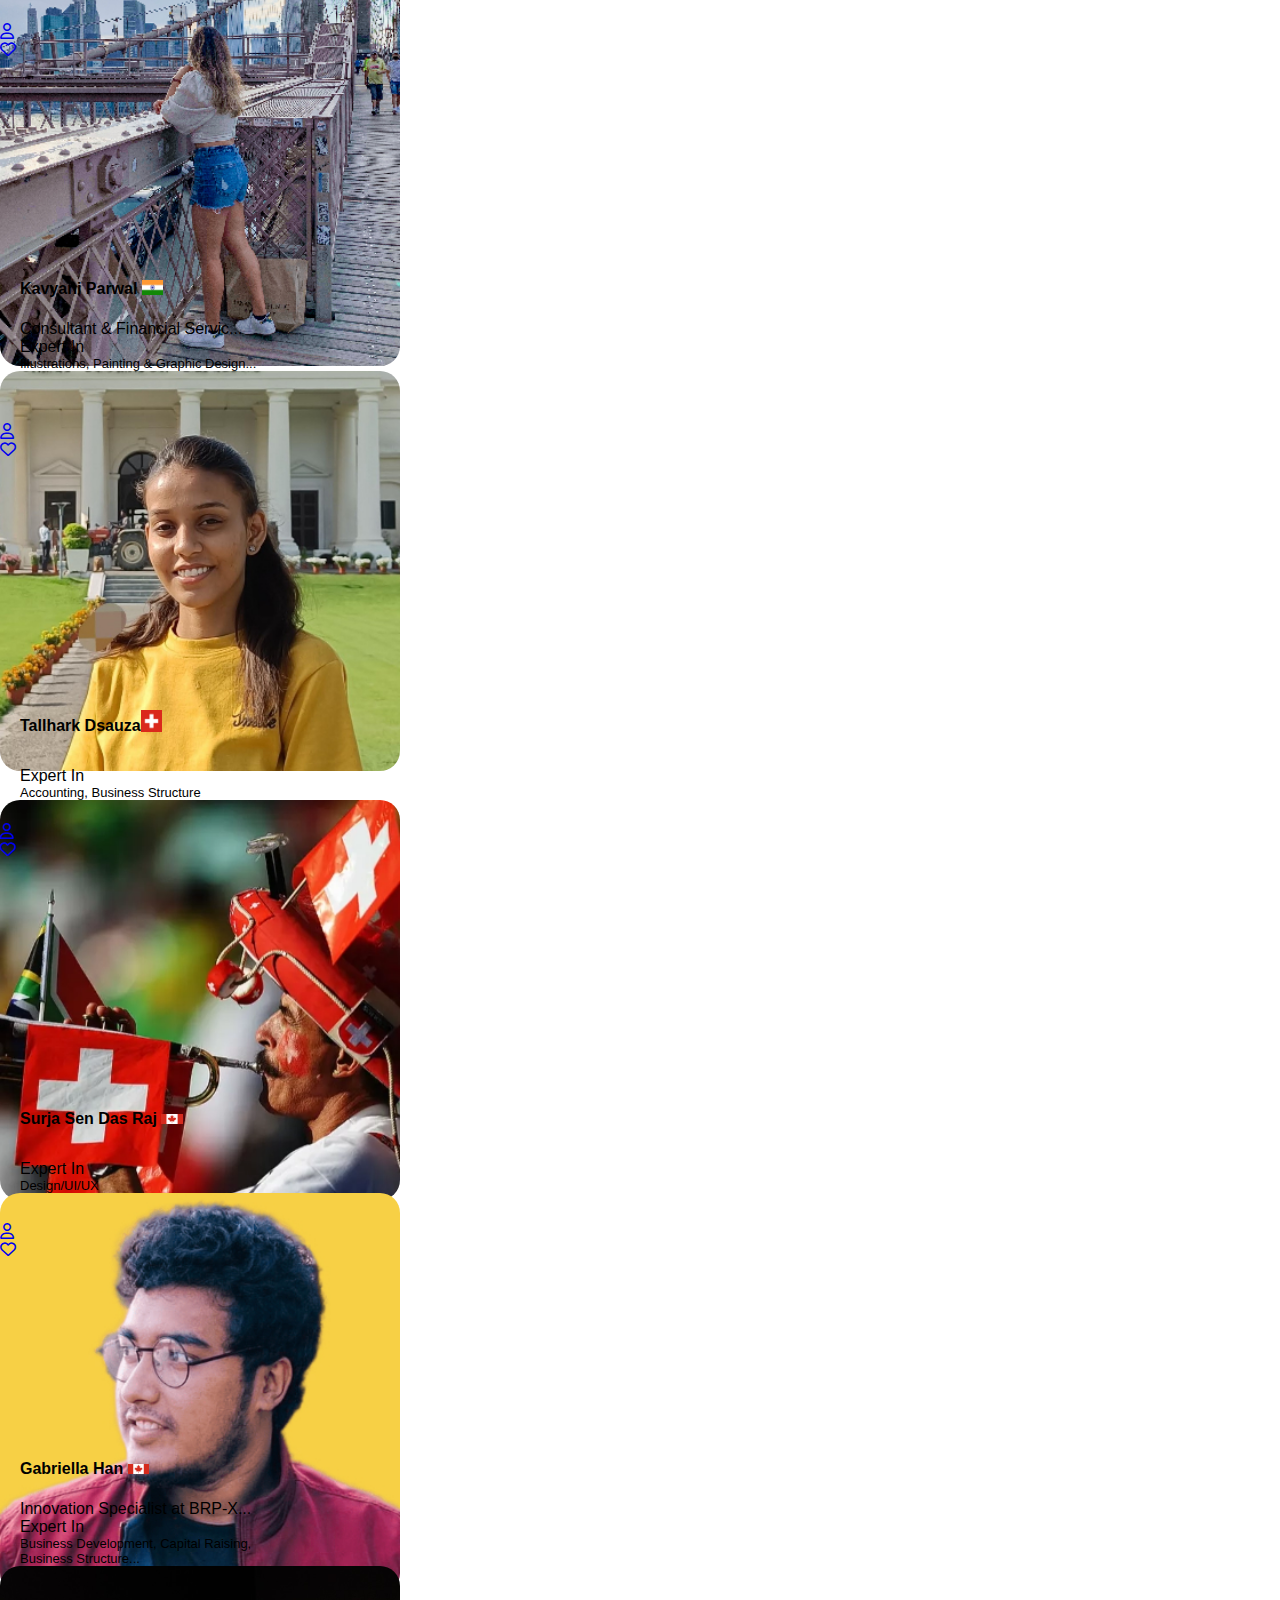
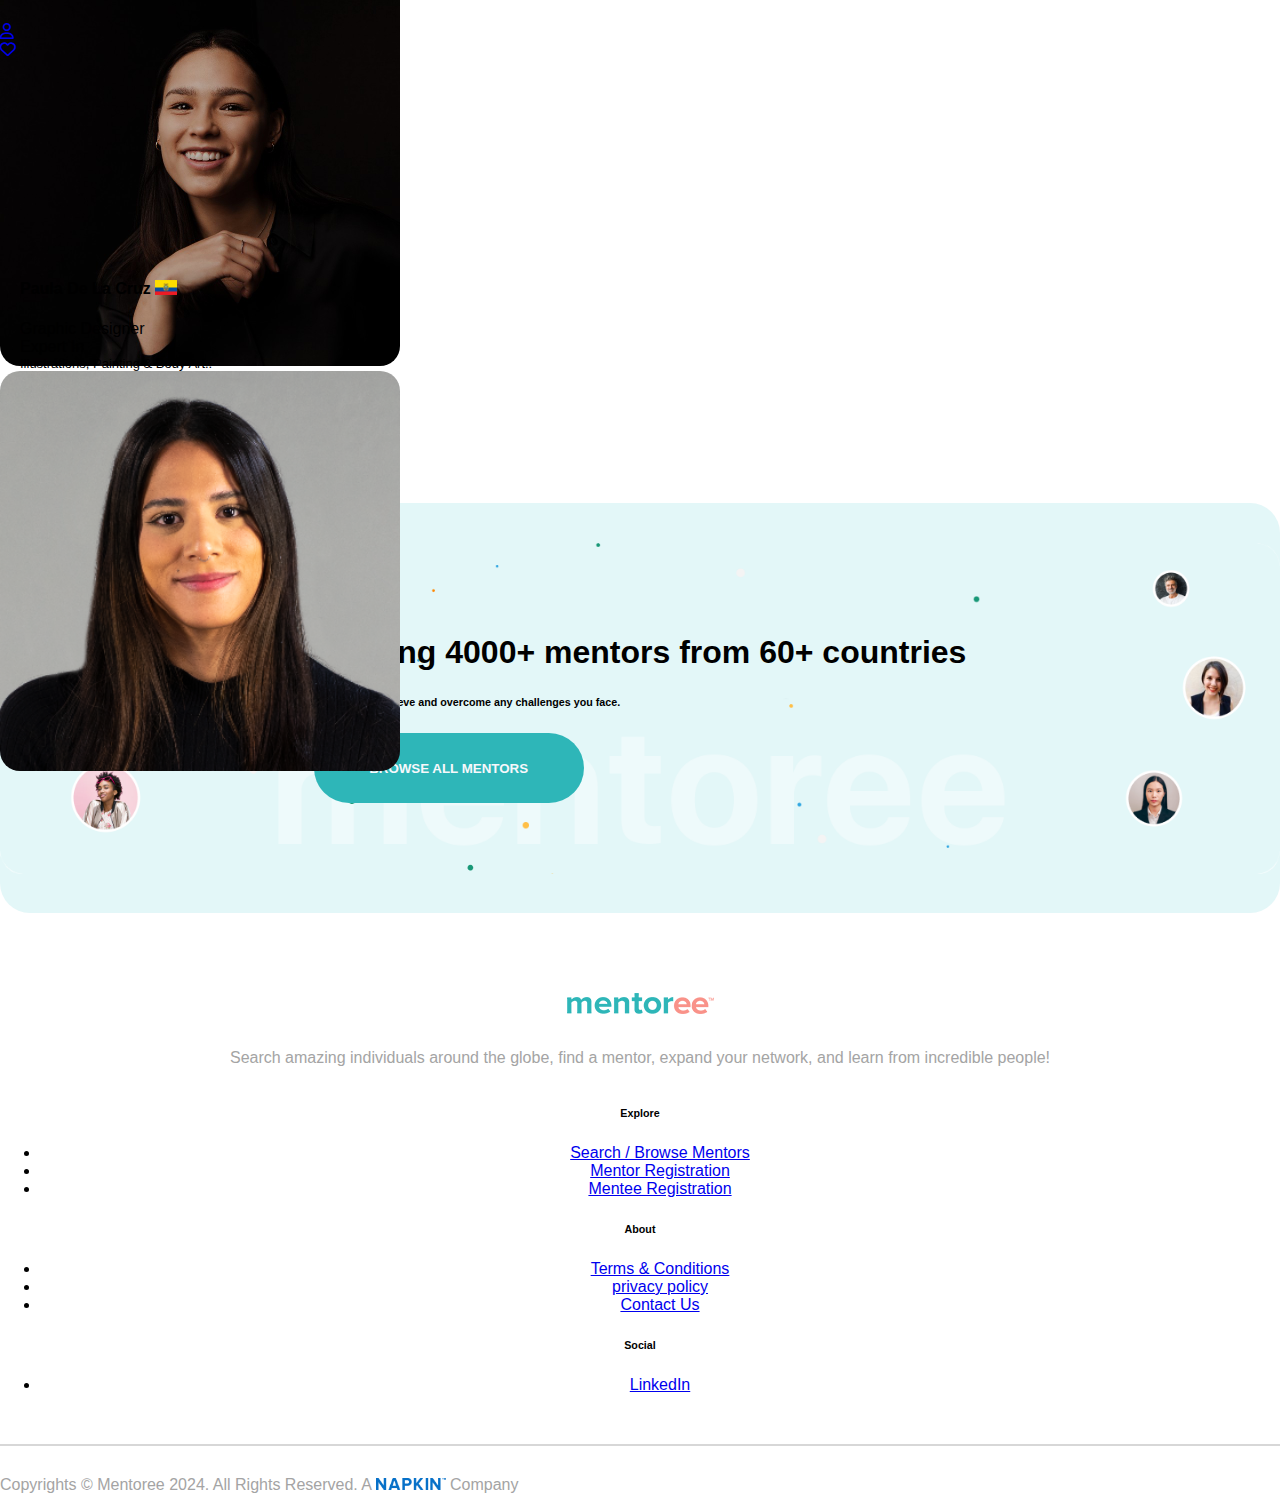
<file: find-a-mentor.html>
<!DOCTYPE html>

<html>
  <head>
    <meta charset="utf-8" />
    <meta name="viewport" content="width=device-width, initial-scale=1" />
    <!-- Bootstrap CSS -->
    <link
      rel="stylesheet"
      href="https://cdn.jsdelivr.net/npm/bootstrap@4.5.3/dist/css/bootstrap.min.css"
      integrity="sha384-TX8t27EcRE3e/ihU7zmQxVncDAy5uIKz4rEkgIXeMed4M0jlfIDPvg6uqKI2xXr2"
      crossorigin="anonymous"
    />

    <meta charset="utf-8" />
    <meta http-equiv="X-UA-Compatible" content="IE=edge" />
    <title>Find Mentors</title>
    <meta name="description" content="" />
    <meta name="viewport" content="width=device-width, initial-scale=1" />
    <link rel="stylesheet" href="./css/style.css" />
    <link
      rel="stylesheet"
      href="https://cdnjs.cloudflare.com/ajax/libs/font-awesome/6.4.2/css/all.min.css"
    />
    <!-- <link rel="stylesheet" href="https://maxcdn.bootstrapcdn.com/font-awesome/4.7.0/css/font-awesome.min.css">  -->
    <link
      href="https://cdn.jsdelivr.net/npm/bootstrap@5.3.2/dist/css/bootstrap.min.css"
      rel="stylesheet"
      integrity="sha384-T3c6CoIi6uLrA9TneNEoa7RxnatzjcDSCmG1MXxSR1GAsXEV/Dwwykc2MPK8M2HN"
      crossorigin="anonymous"
    />

    <script
      src="https://cdn.jsdelivr.net/npm/bootstrap@5.3.2/dist/js/bootstrap.bundle.min.js"
      integrity="sha384-C6RzsynM9kWDrMNeT87bh95OGNyZPhcTNXj1NW7RuBCsyN/o0jlpcV8Qyq46cDfL"
      crossorigin="anonymous"
    ></script>
    <link
      href="https://cdn.jsdelivr.net/npm/bootstrap@5.3.2/dist/css/bootstrap.min.css"
      rel="stylesheet"
      integrity="sha384-T3c6CoIi6uLrA9TneNEoa7RxnatzjcDSCmG1MXxSR1GAsXEV/Dwwykc2MPK8M2HN"
      crossorigin="anonymous"
    />
    <link
      rel="stylesheet"
      href="https://cdnjs.cloudflare.com/ajax/libs/OwlCarousel2/2.3.4/assets/owl.carousel.min.css"
      integrity="sha512-tS3S5qG0BlhnQROyJXvNjeEM4UpMXHrQfTGmbQ1gKmelCxlSEBUaxhRBj/EFTzpbP4RVSrpEikbmdJobCvhE3g=="
      crossorigin="anonymous"
      referrerpolicy="no-referrer"
    />
    <link
      rel="stylesheet"
      href="https://cdnjs.cloudflare.com/ajax/libs/OwlCarousel2/2.3.4/assets/owl.theme.default.min.css"
      integrity="sha512-sMXtMNL1zRzolHYKEujM2AqCLUR9F2C4/05cdbxjjLSRvMQIciEPCQZo++nk7go3BtSuK9kfa/s+a4f4i5pLkw=="
      crossorigin="anonymous"
      referrerpolicy="no-referrer"
    />
  </head>

  <body>
    <header class="col-12 p-0">
      <nav
        class="navbar navbar-expand-lg font-weight-semi-bold navbar-dark py-3 navbar-theme"
        style="letter-spacing: 0.01em"
      >
        <div class="container align-items-baseline">
          <a class="navbar-brand" href="./index.html"
            ><img src="./assets/logo (1).png" alt="logo" /></a
          ><button
            class="navbar-toggler collapsed"
            type="button"
            data-toggle="collapse"
            data-target="#navbarStandard"
            aria-controls="navbarStandard"
            aria-expanded="false"
            aria-label="Toggle navigation"
          >
            <span class="navbar-toggler-icon"></span>
          </button>

          <div
            class="collapse navbar-collapse justify-content-end"
            id="navbarStandard"
          >
            <div
              class="navbar-nav d-flex list-unstyled gap-5 align-items-baseline"
            >
              <ul class="d-flex list-unstyled gap-5">
                <li>
                  <a href="became-a-mentor.html" class="text-decoration-none">
                    <div
                      class="text-black fs-5"
                      type="button"
                      id="dropdownMenuButton"
                      data-mdb-toggle="dropdown"
                      aria-expanded="false"
                    >
                      Become a mentor
                    </div>
                  </a>
                </li>

                <li>
                  <div
                    class="text-black fs-5"
                    type="button"
                    id="dropdownMenuButton"
                    data-mdb-toggle="dropdown"
                    aria-expanded="false"
                  >
                    Find a mentor
                  </div>
                </li>
                <li>
                  <a href="menu-item.html" class="text-decoration-none">
                  <div
                    class="text-black fs-5"
                    type="button"
                    id="dropdownMenuButton"
                    data-mdb-toggle="dropdown"
                    aria-expanded="false"
                  >
                    Menu Item
                  </div>
                </a>
                </li>
              </ul>
              <div class="btn-section">
                <a href="create-account.html">
                  <button type="button" class="signup-btn">Sign Up</button></a
                >
                <a href="login.html"
                  ><button type="button" class="login-btn">Log In</button></a
                >
              </div>
            </div>
          </div>
        </div>
      </nav>

      <div
        class="filter-section"
        style="
          width: 100%;
          border-top: 1px solid rgb(157, 157, 157);
          border-bottom: 1px solid rgb(157, 157, 157);
          padding: 10px 0px;
        "
      >
        <div class="filter-inner-section container">
          <div class="row d-flex align-items-center justify-content-between">
            <div class="filter-search-section col-md-6">
              <form
                id="search_frm"
                name="search"
                class="d-flex align-items-center"
              >
                <i class="fa-solid fa-magnifying-glass text-black-50 fs-4"></i>
                <input
                  class="form-control fs-5 text-black-50"
                  type="text"
                  placeholder="Search Mentor"
                  name="search"
                  style="border: none"
                />
              </form>
            </div>
            <div class="col-md-3 d-flex" style="justify-content: space-around">
              <div class="dropdown col-md-3">
                <a
                  class="dropdown-toggle text-decoration-none text-black fs-6"
                  type="button"
                  id="dropdownbtn1"
                  data-bs-toggle="dropdown"
                >
                  Sort by Country
                </a>
                <ul
                  class="dropdown-menu"
                  aria-labelledby="dropdownbtn1"
                  style="background-color: #fff; width: 210px"
                >
                  <input
                    type="search"
                    style="
                      border-radius: 30px;
                      border: 1px solid #aeaeae;
                      width: 190px;
                      display: flex;
                      margin: 0 auto;
                    "
                  />
                  <li><a class="dropdown-item" href="#">Afghanistan</a></li>
                  <li><a class="dropdown-item" href="#">Albania</a></li>
                  <li><a class="dropdown-item" href="#">Algeria</a></li>
                </ul>
              </div>

              <div class="dropdown col-md-2">
                <a
                  class="dropdown-toggle text-decoration-none text-black"
                  type="button"
                  id="dropdownMenuButton"
                  data-mdb-toggle="dropdown"
                  aria-expanded="false"
                >
                  Sort by <span class="fw-bold">All</span>
                </a>
                <ul class="dropdown-menu" aria-labelledby="dropdownMenuButton">
                  <li><a class="dropdown-item" href="#">Mentor</a></li>
                  <li><a class="dropdown-item" href="#">MEntoree</a></li>
                </ul>
              </div>
            </div>
          </div>
        </div>
      </div>
    </header>

    <div class="owl-carousel owl-theme container mt-3">
      <div
        class="item"
        style="
          border: 1px solid rgb(197, 197, 197);
          display: flex;
          align-items: center;
          justify-content: center;
          border-radius: 30px;
        "
      >
        <h6 class="m-0 py-2">Human Resources</h6>
      </div>
      <div
        class="item"
        style="
          border: 1px solid rgb(197, 197, 197);
          display: flex;
          align-items: center;
          justify-content: center;
          border-radius: 30px;
        "
      >
        <h6 class="m-0 py-2">Entrepreneurship</h6>
      </div>
      <div
        class="item"
        style="
          border: 1px solid rgb(197, 197, 197);
          display: flex;
          align-items: center;
          justify-content: center;
          border-radius: 30px;
        "
      >
        <h6 class="m-0 py-2">Education</h6>
      </div>
      <div
        class="item"
        style="
          border: 1px solid rgb(197, 197, 197);
          display: flex;
          align-items: center;
          justify-content: center;
          border-radius: 30px;
        "
      >
        <h6 class="m-0 py-2">Arts/Creative</h6>
      </div>
      <div
        class="item"
        style="
          border: 1px solid rgb(197, 197, 197);
          display: flex;
          align-items: center;
          justify-content: center;
          border-radius: 30px;
        "
      >
        <h6 class="m-0 py-2">Media/Production</h6>
      </div>
      <div
        class="item"
        style="
          border: 1px solid rgb(197, 197, 197);
          display: flex;
          align-items: center;
          justify-content: center;
          border-radius: 30px;
        "
      >
        <h6 class="m-0 py-2">Law</h6>
      </div>
      <div
        class="item"
        style="
          border: 1px solid rgb(197, 197, 197);
          display: flex;
          align-items: center;
          justify-content: center;
          border-radius: 30px;
        "
      >
        <h6 class="m-0 py-2">Recreational</h6>
      </div>
      <div
        class="item"
        style="
          border: 1px solid rgb(197, 197, 197);
          display: flex;
          align-items: center;
          justify-content: center;
          border-radius: 30px;
        "
      >
        <h6 class="m-0 py-2 d-flex text-center">
          Information Technology & Service
        </h6>
      </div>
      <div
        class="item"
        style="
          border: 1px solid rgb(197, 197, 197);
          display: flex;
          align-items: center;
          justify-content: center;
          border-radius: 30px;
        "
      >
        <h6 class="m-0 py-2">Health Care</h6>
      </div>
      <div
        class="item"
        style="
          border: 1px solid rgb(197, 197, 197);
          display: flex;
          align-items: center;
          justify-content: center;
          border-radius: 30px;
        "
      >
        <h6 class="m-0 py-2">Financial Service</h6>
      </div>
    </div>

    <div class="find-a-mentor-main-section">
      <div
        class="find-a-mentor-inner-section container d-flex flex-column gap-4"
      >
        <div class="row d-flex gap-5 justify-content-center mt-4">
          <div
            class="card"
            style="
              width: 18rem;
              border: none;
              height: 400px;
              position: relative;
              padding: 0;
            "
          >
            <div class="cards-inner position-absolute">
              <div class="img-section d-flex justify-content-between p-3 fs-4">
                <div class="heart-img">
                  <a href="#"><i class="fa-regular fa-user text-white"></i></a>
                </div>
                <div class="heart-img">
                  <a href="#">
                    <i class="fa-regular fa-heart text-white"></i
                  ></a>
                </div>
              </div>
              <h4 class="card-name text-white" style="padding: 180px 0 0 20px">
                Jim Carfrae
                <span
                  ><img
                    src="./assets/ca.png"
                    alt=""
                    style="width: 8%; height: auto"
                /></span>
              </h4>
              <span class="text-white" style="padding: 0 0 0 20px"
                >Growth Consultant &amp; Coach - h ...</span
              >
              <br />
              <span class="text-white" style="padding: 0 0 0 20px"
                >Expert In</span
              >
              <div class="text-white" style="font-size: 13px">
                <span class="" style="padding: 0 0 0 20px"
                  >Business Development, </span
                ><span class="">Marketing &amp; Sales, </span
                ><span class="" style="padding: 0 0 0 20px">Consulting...</span>
              </div>
            </div>
            <a href="#" class="card-btn">Visit Profile</a>
            <a href="#"
              ><img
                class="card-img-top"
                src="./assets/profile-image-f8f4dd7ce26f467e9749c2869b9bb70c.webp"
                alt=""
                class=""
                style="border-radius: 20px"
            /></a>
          </div>
          <div
            class="card"
            style="
              width: 18rem;
              border: none;
              height: 400px;
              position: relative;
              padding: 0;
            "
          >
            <div class="cards-inner position-absolute">
              <div class="img-section d-flex justify-content-between p-3 fs-4">
                <div class="heart-img">
                  <a href="#"><i class="fa-regular fa-user text-white"></i></a>
                </div>
                <div class="heart-img">
                  <a href="#">
                    <i class="fa-regular fa-heart text-white"></i
                  ></a>
                </div>
              </div>
              <h4
                class="card-name text-white"
                style="padding: 230px 0 10px 20px"
              >
                Ashok Vishwakarma
                <span
                  ><img
                    src="./assets/in.png"
                    alt=""
                    style="width: 8%; height: auto"
                /></span>
              </h4>
              <span class="text-white" style="padding: 0 0 0 20px"
                >Expert In</span
              >
              <div class="text-white" style="font-size: 13px">
                <span class="" style="padding: 0 0 0 20px"
                  >Consulting, Skills Training Illustration
                </span>
              </div>
            </div>
            <a href="#" class="card-btn">Visit Profile</a>
            <a href="#"
              ><img
                class="card-img-top"
                src="./assets/profile-image-e7bed5d56a470238547cc73cfd193fac.jpg"
                alt=""
                class=""
                style="border-radius: 20px"
            /></a>
          </div>
          <div
            class="card"
            style="
              width: 18rem;
              border: none;
              height: 400px;
              position: relative;
              padding: 0;
            "
          >
            <div class="cards-inner position-absolute">
              <div class="img-section d-flex justify-content-between p-3 fs-4">
                <div class="heart-img">
                  <a href="#"><i class="fa-regular fa-user text-white"></i></a>
                </div>
                <div class="heart-img">
                  <a href="#">
                    <i class="fa-regular fa-heart text-white"></i
                  ></a>
                </div>
              </div>
              <h4 class="card-name text-white" style="padding: 180px 0 0 20px">
                Carry Ewart
                <span
                  ><img
                    src="./assets/ca.png"
                    alt=""
                    style="width: 8%; height: auto"
                /></span>
              </h4>
              <span class="text-white" style="padding: 0 0 0 20px">
                Consultant & Financial Servic...
              </span>
              <br />
              <span class="text-white" style="padding: 0 0 0 20px"
                >Expert In</span
              >
              <div class="text-white" style="font-size: 13px">
                <span class="" style="padding: 0 0 0 20px"
                  >Business Development, </span
                ><span class="">Banking &amp; Marketing, </span
                ><span class="" style="padding: 0 0 0 20px">Sales...</span>
              </div>
            </div>
            <a href="#" class="card-btn">Visit Profile</a>
            <a href="#"
              ><img
                class="card-img-top"
                src="./assets/profile-image-fa3ca57c6f54e8a4a32295d8ec3fc840 (1).jpg"
                alt=""
                class=""
                style="border-radius: 20px"
            /></a>
          </div>
          <div
            class="card"
            style="
              width: 18rem;
              border: none;
              height: 400px;
              position: relative;
              padding: 0;
            "
          >
            <div class="get-start-inner position-absolute">
              <div class="img-section d-flex pt-4 pl-4 fs-4">
                <i
                  class="fa-solid fa-user text-white"
                  style="
                    background: orangered;
                    padding: 20px 22px;
                    border-radius: 50px;
                  "
                ></i>
              </div>
              <h1 class="text-black" style="padding: 50px 0 0 20px">
                Become a Mentor like them
              </h1>
            </div>
            <a href="create-account.html" class="start-btn">Get Start</a>
            <a href="#"
              ><img
                class="card-img-top"
                src="./assets/become-bg.png"
                alt=""
                class=""
                style="border-radius: 20px"
            /></a>
          </div>
        </div>

        <div class="row d-flex gap-5 justify-content-center mt-4">
          <div
            class="card"
            style="
              width: 18rem;
              border: none;
              height: 400px;
              position: relative;
              padding: 0;
            "
          >
            <div class="cards-inner position-absolute">
              <div class="img-section d-flex justify-content-between p-3 fs-4">
                <div class="heart-img">
                  <a href="#"><i class="fa-regular fa-user text-white"></i></a>
                </div>
                <div class="heart-img">
                  <a href="#">
                    <i class="fa-regular fa-heart text-white"></i
                  ></a>
                </div>
              </div>
              <h4 class="card-name text-white" style="padding: 220px 0 0 20px">
                Jordan Weiner
                <span
                  ><img
                    src="./assets/ca.png"
                    alt=""
                    style="width: 8%; height: auto"
                /></span>
              </h4>
              <span class="text-white" style="padding: 0 0 0 20px"
                >Expert In</span
              >
              <div class="text-white" style="font-size: 13px">
                <span class="" style="padding: 0 0 0 20px"
                  >Business Development, Capital Raising...
                </span>
              </div>
            </div>
            <a href="#" class="card-btn">Visit Profile</a>
            <a href="#"
              ><img
                class="card-img-top"
                src="./assets/profile-image-f62a8c2c3e6b3ac36ad2a6cfe7088373.png"
                alt=""
                class=""
                style="border-radius: 20px"
            /></a>
          </div>
          <div
            class="card"
            style="
              width: 18rem;
              border: none;
              height: 400px;
              position: relative;
              padding: 0;
            "
          >
            <div class="cards-inner position-absolute">
              <div class="img-section d-flex justify-content-between p-3 fs-4">
                <div class="heart-img">
                  <a href="#"><i class="fa-regular fa-user text-white"></i></a>
                </div>
                <div class="heart-img">
                  <a href="#">
                    <i class="fa-regular fa-heart text-white"></i
                  ></a>
                </div>
              </div>
              <h4
                class="card-name text-white"
                style="padding: 230px 0 10px 20px"
              >
                Onimiya Nathan
                <span
                  ><img
                    src="./assets/ng.png"
                    alt=""
                    style="width: 8%; height: auto"
                /></span>
              </h4>
              <span class="text-white" style="padding: 0 0 0 20px"
                >Expert In</span
              >
              <div class="text-white" style="font-size: 13px">
                <span class="" style="padding: 0 0 0 20px">Design/UI/UX </span>
              </div>
            </div>
            <a href="#" class="card-btn">Visit Profile</a>
            <a href="#"
              ><img
                class="card-img-top"
                src="./assets/profile-image-de53eb9c98ebfc50105e7ad5721c4082.png"
                alt=""
                class=""
                style="border-radius: 20px"
            /></a>
          </div>
          <div
            class="card"
            style="
              width: 18rem;
              border: none;
              height: 400px;
              position: relative;
              padding: 0;
            "
          >
            <div class="cards-inner position-absolute">
              <div class="img-section d-flex justify-content-between p-3 fs-4">
                <div class="heart-img">
                  <a href="#"><i class="fa-regular fa-user text-white"></i></a>
                </div>
                <div class="heart-img">
                  <a href="#">
                    <i class="fa-regular fa-heart text-white"></i
                  ></a>
                </div>
              </div>
              <h4 class="card-name text-white" style="padding: 180px 0 0 20px">
                Darren Dolchand
                <span
                  ><img
                    src="./assets/ca.png"
                    alt=""
                    style="width: 8%; height: auto"
                /></span>
              </h4>
              <span class="text-white" style="padding: 0 0 0 20px">
                Consultant & Financial Servic...
              </span>
              <br />
              <span class="text-white" style="padding: 0 0 0 20px"
                >Expert In</span
              >
              <div class="text-white" style="font-size: 13px">
                <span class="" style="padding: 0 0 0 20px"
                  >Business Development, </span
                ><span class="">Capital Raising, </span
                ><span class="" style="padding: 0 0 0 20px">Banking...</span>
              </div>
            </div>
            <a href="#" class="card-btn">Visit Profile</a>
            <a href="#"
              ><img
                class="card-img-top"
                src="./assets/profile-image-ed8087b317183d7d4e1b02e452aa7a64.JPG"
                alt=""
                class=""
                style="border-radius: 20px"
            /></a>
          </div>
          <div
            class="card"
            style="
              width: 18rem;
              border: none;
              height: 400px;
              position: relative;
              padding: 0;
            "
          >
            <div class="cards-inner position-absolute">
              <div class="img-section d-flex justify-content-between p-3 fs-4">
                <div class="heart-img">
                  <a href="#"><i class="fa-regular fa-user text-white"></i></a>
                </div>
                <div class="heart-img">
                  <a href="#">
                    <i class="fa-regular fa-heart text-white"></i
                  ></a>
                </div>
              </div>
              <h4 class="card-name text-white" style="padding: 200px 0 0 20px">
                Kavyani Parwal
                <span
                  ><img
                    src="./assets/in.png"
                    alt=""
                    style="width: 8%; height: auto"
                /></span>
              </h4>
              <span class="text-white" style="padding: 0 0 0 20px">
                Consultant & Financial Servic...
              </span>
              <br />
              <span class="text-white" style="padding: 0 0 0 20px"
                >Expert In</span
              >
              <div class="text-white" style="font-size: 13px">
                <span class="" style="padding: 0 0 0 20px">Illustrations, </span
                ><span class="">Painting &amp; Graphic Design... </span>
              </div>
            </div>
            <a href="#" class="card-btn">Visit Profile</a>
            <a href="#"
              ><img
                class="card-img-top"
                src="./assets/profile-image-e83d34e0f48ee1e74d96080ba382aaf9 (1).jpg"
                alt=""
                class=""
                style="border-radius: 20px"
            /></a>
          </div>
        </div>

        <div class="row d-flex gap-5 justify-content-center mt-4">
          <div
            class="card"
            style="
              width: 18rem;
              border: none;
              height: 400px;
              position: relative;
              padding: 0;
            "
          >
            <div class="cards-inner position-absolute">
              <div class="img-section d-flex justify-content-between p-3 fs-4">
                <div class="heart-img">
                  <a href="#"><i class="fa-regular fa-user text-white"></i></a>
                </div>
                <div class="heart-img">
                  <a href="#">
                    <i class="fa-regular fa-heart text-white"></i
                  ></a>
                </div>
              </div>
              <h4
                class="card-name text-white"
                style="padding: 230px 0 10px 20px"
              >
                Tallhark Dsauza<span class="pl-2"
                  ><img
                    src="./assets/ch.png"
                    alt=""
                    style="width: 8%; height: auto"
                /></span>
              </h4>
              <span class="text-white" style="padding: 0 0 0 20px"
                >Expert In</span
              >
              <div class="text-white" style="font-size: 13px">
                <span class="" style="padding: 0 0 0 20px"
                  >Accounting, Business Structure
                </span>
              </div>
            </div>
            <a href="#" class="card-btn">Visit Profile</a>
            <a href="#"
              ><img
                class="card-img-top"
                src="./assets/profile-image-ff04859c28624f051227bfef7e364fbf (1).webp"
                alt=""
                class=""
                style="border-radius: 20px"
            /></a>
          </div>

          <div
            class="card"
            style="
              width: 18rem;
              border: none;
              height: 400px;
              position: relative;
              padding: 0;
            "
          >
            <div class="cards-inner position-absolute">
              <div class="img-section d-flex justify-content-between p-3 fs-4">
                <div class="heart-img">
                  <a href="#"><i class="fa-regular fa-user text-white"></i></a>
                </div>
                <div class="heart-img">
                  <a href="#">
                    <i class="fa-regular fa-heart text-white"></i
                  ></a>
                </div>
              </div>
              <h4
                class="card-name text-white"
                style="padding: 230px 0 10px 20px"
              >
                Surja Sen Das Raj
                <span
                  ><img
                    src="./assets/ca.png"
                    alt=""
                    style="width: 8%; height: auto"
                /></span>
              </h4>
              <span class="text-white" style="padding: 0 0 0 20px"
                >Expert In</span
              >
              <div class="text-white" style="font-size: 13px">
                <span class="" style="padding: 0 0 0 20px">Design/UI/UX </span>
              </div>
            </div>
            <a href="#" class="card-btn">Visit Profile</a>
            <a href="#"
              ><img
                class="card-img-top"
                src="./assets/profile-image-efe8c5b1ecc1b37ddaef3387d6799926.jpg"
                alt=""
                class=""
                style="border-radius: 20px"
            /></a>
          </div>

          <div
            class="card"
            style="
              width: 18rem;
              border: none;
              height: 400px;
              position: relative;
              padding: 0;
            "
          >
            <div class="cards-inner position-absolute">
              <div class="img-section d-flex justify-content-between p-3 fs-4">
                <div class="heart-img">
                  <a href="#"><i class="fa-regular fa-user text-white"></i></a>
                </div>
                <div class="heart-img">
                  <a href="#">
                    <i class="fa-regular fa-heart text-white"></i
                  ></a>
                </div>
              </div>
              <h4 class="card-name text-white" style="padding: 180px 0 0 20px">
                Gabriella Han
                <span
                  ><img
                    src="./assets/ca.png"
                    alt=""
                    style="width: 8%; height: auto"
                /></span>
              </h4>
              <span class="text-white" style="padding: 0 0 0 20px">
                Innovation Specialist at BRP-X...
              </span>
              <br />
              <span class="text-white" style="padding: 0 0 0 20px"
                >Expert In</span
              >
              <div class="text-white" style="font-size: 13px">
                <span class="" style="padding: 0 0 0 20px"
                  >Business Development, </span
                ><span class="">Capital Raising, </span
                ><span class="" style="padding: 0 0 0 20px"
                  >Business Structure...</span
                >
              </div>
            </div>
            <a href="#" class="card-btn">Visit Profile</a>
            <a href="#"
              ><img
                class="card-img-top"
                src="./assets/profile-image-f2d4ae279beca9e7cba7972a51b8ad04.jpg"
                alt=""
                class=""
                style="border-radius: 20px"
            /></a>
          </div>

          <div
            class="card"
            style="
              width: 18rem;
              border: none;
              height: 400px;
              position: relative;
              padding: 0;
            "
          >
            <div class="cards-inner position-absolute">
              <div class="img-section d-flex justify-content-between p-3 fs-4">
                <div class="heart-img">
                  <a href="#"><i class="fa-regular fa-user text-white"></i></a>
                </div>
                <div class="heart-img">
                  <a href="#">
                    <i class="fa-regular fa-heart text-white"></i
                  ></a>
                </div>
              </div>
              <h4 class="card-name text-white" style="padding: 200px 0 0 20px">
                Paula De La Cruz
                <span
                  ><img
                    src="./assets/ec.png"
                    alt=""
                    style="width: 8%; height: auto"
                /></span>
              </h4>
              <span class="text-white" style="padding: 0 0 0 20px">
                Graphic Designer
              </span>
              <br />
              <span class="text-white" style="padding: 0 0 0 20px"
                >Expert In</span
              >
              <div class="text-white" style="font-size: 13px">
                <span class="" style="padding: 0 0 0 20px">Illustrations, </span
                ><span class="">Painting &amp; Body Art.. </span>
              </div>
            </div>
            <a href="#" class="card-btn">Visit Profile</a>
            <a href="#"
              ><img
                class="card-img-top"
                src="./assets/profile-image-fa14ab6a792284595a20b7ce821ab772.png"
                alt=""
                class=""
                style="border-radius: 20px"
            /></a>
          </div>
        </div>
      </div>
    </div>

    <div class="browse-mentors-section">
      <div class="browse-mentor-inner-section container footerContainer">
        <div class="col-12">
          <div class="browse-mentor-bg-img">
            <div
              class="browse-img-txt-section d-flex flex-column align-items-center gap-2 text-align-center"
            >
              <h1 class="text-center">
                Seeking 4000+ mentors from 60+ countries
              </h1>
              <h6 class="text-center">
                To help you achieve and overcome any challenges you face.
              </h6>
              <button type="button" class="browse-btn-big">
                browse all mentors
              </button>
            </div>
          </div>
        </div>
      </div>
    </div>

    <div class="footer-section">
      <div
        class="footer-innner-section d-flex container"
        style="flex-wrap: wrap"
      >
        <div
          class="footer-left-section col-md-6"
          style="text-align: center !important"
        >
          <div class="footer-left-inner-section">
            <a href="#"><img src="./assets/logo (1).png" alt="" /></a>
            <div class="">
              <p
                class="text-center"
                style="width: 100%; padding: 15px 0px !important"
              >
                Search amazing individuals around the globe, find a mentor,
                expand your network, and learn from incredible people!
              </p>
            </div>
          </div>
        </div>

        <div class="col-md-2" style="text-align: center !important">
          <h6 class="fs-5 fw-bold text-black">Explore</h6>

          <ul class="list-unstyled">
            <li>
              <a
                href="https://mentoree.com/mentors"
                class="text-black-50 text-decoration-none"
                >Search / Browse Mentors</a
              >
            </li>
            <li>
              <a
                href="https://mentoree.com/registration/mentor"
                class="text-black-50 text-decoration-none"
                >Mentor Registration</a
              >
            </li>
            <li>
              <a
                href="https://mentoree.com/registration/mentee"
                class="text-black-50 text-decoration-none"
                >Mentee Registration</a
              >
            </li>
          </ul>
        </div>
        <div class="col-md-2" style="text-align: center !important">
          <h6 class="fs-5 fw-bold text-black">About</h6>

          <ul class="list-unstyled">
            <li>
              <a
                href="https://mentoree.com/mentors"
                class="text-black-50 text-decoration-none"
                >Terms &amp; Conditions</a
              >
            </li>
            <li>
              <a
                href="https://mentoree.com/registration/mentor"
                class="text-black-50 text-decoration-none"
              >
                privacy policy
              </a>
            </li>
            <li>
              <a
                href="https://mentoree.com/registration/mentee"
                class="text-black-50 text-decoration-none"
                >Contact Us</a
              >
            </li>
          </ul>
        </div>
        <div class="col-md-2" style="text-align: center !important">
          <h6 class="fs-5 fw-bold text-black">Social</h6>

          <ul class="list-unstyled">
            <li>
              <a
                href="https://mentoree.com/mentors"
                class="text-black-50 text-decoration-none"
                >LinkedIn
              </a>
            </li>
          </ul>
        </div>
        <div
          class="border-section"
          style="
            border: 1px solid #d7d7d7;
            width: 100%;
            margin: 50px 0px 30px 0px;
          "
        ></div>

        <div class="col-md-12">
          <div class="copyright-section">
            <p class="w-100">
              Copyrights © Mentoree 2024. All Rights Reserved. A
              <span
                ><a href="#"
                  ><img
                    src="./assets/napkin-logo.png"
                    class=""
                    style="width: 70px" /></a
              ></span>
              Company
            </p>
          </div>
        </div>
      </div>
    </div>

    <script
      src="https://cdn.jsdelivr.net/npm/bootstrap@5.3.2/dist/js/bootstrap.bundle.min.js"
      integrity="sha384-C6RzsynM9kWDrMNeT87bh95OGNyZPhcTNXj1NW7RuBCsyN/o0jlpcV8Qyq46cDfL"
      crossorigin="anonymous"
    ></script>
    <script
      src="https://cdnjs.cloudflare.com/ajax/libs/jquery/3.7.1/jquery.min.js"
      integrity="sha512-v2CJ7UaYy4JwqLDIrZUI/4hqeoQieOmAZNXBeQyjo21dadnwR+8ZaIJVT8EE2iyI61OV8e6M8PP2/4hpQINQ/g=="
      crossorigin="anonymous"
      referrerpolicy="no-referrer"
    ></script>
    <script
      src="https://cdnjs.cloudflare.com/ajax/libs/OwlCarousel2/2.3.4/owl.carousel.min.js"
      integrity="sha512-bPs7Ae6pVvhOSiIcyUClR7/q2OAsRiovw4vAkX+zJbw3ShAeeqezq50RIIcIURq7Oa20rW2n2q+fyXBNcU9lrw=="
      crossorigin="anonymous"
      referrerpolicy="no-referrer"
    ></script>
    <script>
      $(".owl-carousel").owlCarousel({
        items: 1,
        loop: true,
        margin: 40,
        nav: true,
        responsive: {
          0: {
            items: 1,
          },
          600: {
            items: 3,
          },
          1000: {
            items: 5,
          },
        },
      });
    </script>
  </body>
</html>
</file>
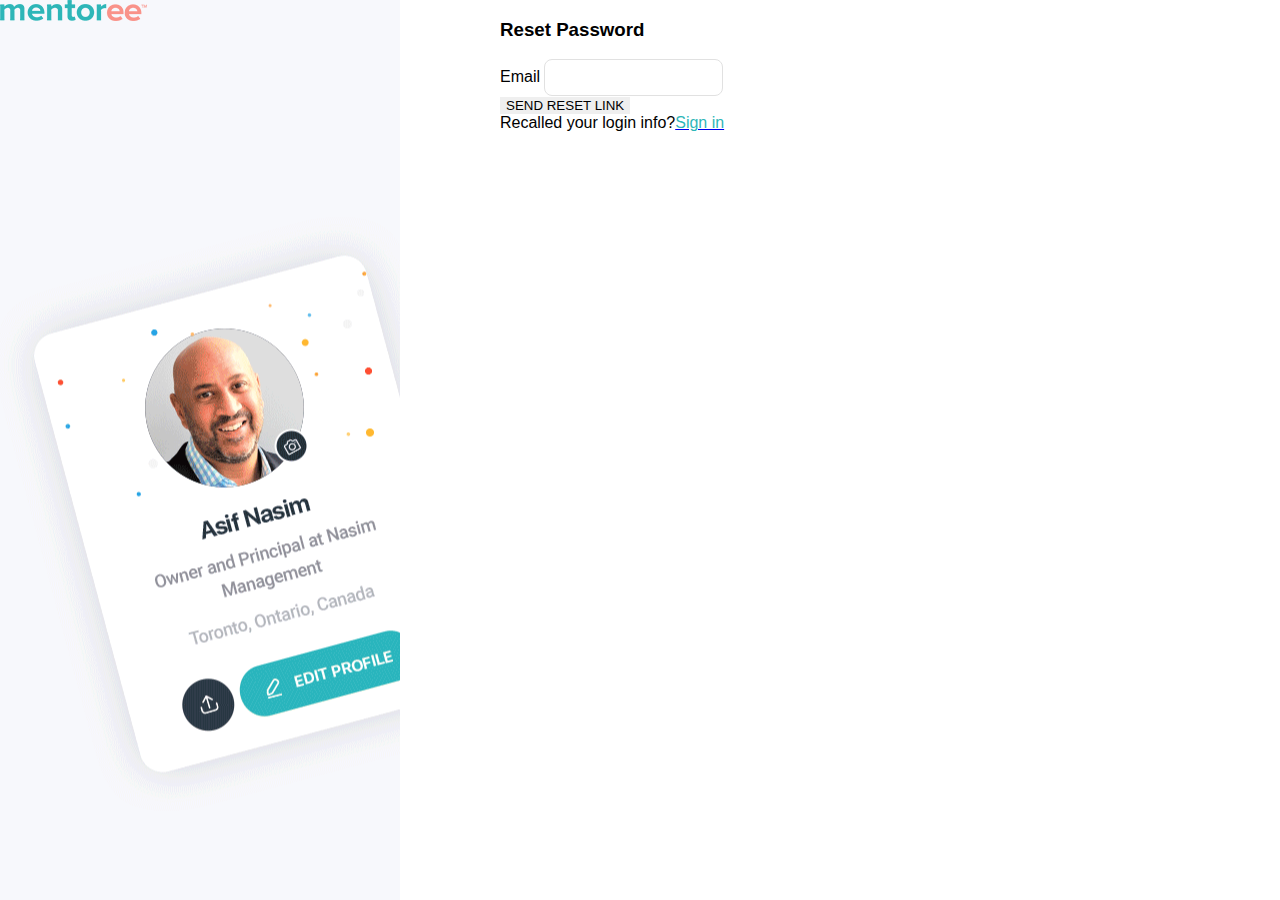
<file: forgot-pssword.html>
<!DOCTYPE html>

<html>
    <head>
        <meta charset="utf-8" />
        <meta name="viewport" content="width=device-width, initial-scale=1">
       
        <link
          rel="stylesheet"
          href="https://cdn.jsdelivr.net/npm/bootstrap@4.5.3/dist/css/bootstrap.min.css"
          integrity="sha384-TX8t27EcRE3e/ihU7zmQxVncDAy5uIKz4rEkgIXeMed4M0jlfIDPvg6uqKI2xXr2"
          crossorigin="anonymous"
        />
    
        <meta charset="utf-8" />
        <meta http-equiv="X-UA-Compatible" content="IE=edge" />
        <title>forgot password</title>
        <meta name="description" content="" />
        <meta name="viewport" content="width=device-width, initial-scale=1" />
        <link rel="stylesheet" href="./css/style.css" />
        <link
          rel="stylesheet"
          href="https://cdnjs.cloudflare.com/ajax/libs/font-awesome/6.4.2/css/all.min.css"
        />
        
        <link
          href="https://cdn.jsdelivr.net/npm/bootstrap@5.3.2/dist/css/bootstrap.min.css"
          rel="stylesheet"
          integrity="sha384-T3c6CoIi6uLrA9TneNEoa7RxnatzjcDSCmG1MXxSR1GAsXEV/Dwwykc2MPK8M2HN"
          crossorigin="anonymous"
        />
    
        <script
          src="https://cdn.jsdelivr.net/npm/bootstrap@5.3.2/dist/js/bootstrap.bundle.min.js"
          integrity="sha384-C6RzsynM9kWDrMNeT87bh95OGNyZPhcTNXj1NW7RuBCsyN/o0jlpcV8Qyq46cDfL"
          crossorigin="anonymous"
        ></script>
        <link
          href="https://cdn.jsdelivr.net/npm/bootstrap@5.3.2/dist/css/bootstrap.min.css"
          rel="stylesheet"
          integrity="sha384-T3c6CoIi6uLrA9TneNEoa7RxnatzjcDSCmG1MXxSR1GAsXEV/Dwwykc2MPK8M2HN"
          crossorigin="anonymous"
        />
        <link
          rel="stylesheet"
          href="https://cdnjs.cloudflare.com/ajax/libs/OwlCarousel2/2.3.4/assets/owl.carousel.min.css"
          integrity="sha512-tS3S5qG0BlhnQROyJXvNjeEM4UpMXHrQfTGmbQ1gKmelCxlSEBUaxhRBj/EFTzpbP4RVSrpEikbmdJobCvhE3g=="
          crossorigin="anonymous"
          referrerpolicy="no-referrer"
        />
        <link
          rel="stylesheet"
          href="https://cdnjs.cloudflare.com/ajax/libs/OwlCarousel2/2.3.4/assets/owl.theme.default.min.css"
          integrity="sha512-sMXtMNL1zRzolHYKEujM2AqCLUR9F2C4/05cdbxjjLSRvMQIciEPCQZo++nk7go3BtSuK9kfa/s+a4f4i5pLkw=="
          crossorigin="anonymous"
          referrerpolicy="no-referrer"
        />
      </head>
    <body>
      
        <div class="forgot-password-section">
            <div class="forgot-password-inner-section container">
                <div class="forgot-password-left-section">
                    <a href="index.html"> <img src="./assets/logo (1).png" class="d-flex m-auto mt-4"></a>
                    </div>





                    <div class="forgot-password-right-section d-flex flex-column pt-5 mt-5">
                        <div class="forgot-password-details-section">
                          <div class="reset-password col-md-12">
                            <h3>Reset Password</h3>
                          </div>
              
                          <div class="reset-password-form d-flex flex-column gap-3 pt-4">
                      
                                <div class="username d-flex col-md-12 flex-column gap-2">
                                  <label for="">Email </label>
                                  <input type="email" name="email">
                                </div>
                            
  
<a href=""  class="col-md-12"><button type="button" class="btn btn-secondary col-md-8 rounded-pill py-2 px-5 " style="border: none;">send reset link</button></a>
  


<div class="text-black-50 col-md-12 pt-4">
    Recalled your login info?<a href="login.html" class="text-decoration-none"><span style="color: #2eb6b8 ;">Sign in</span></a>
</div>





                          </div>
                        </div>
                      </div>







































































            </div>
        </div>










































        <script src="" async defer></script>
    </body>
</html>
</file>
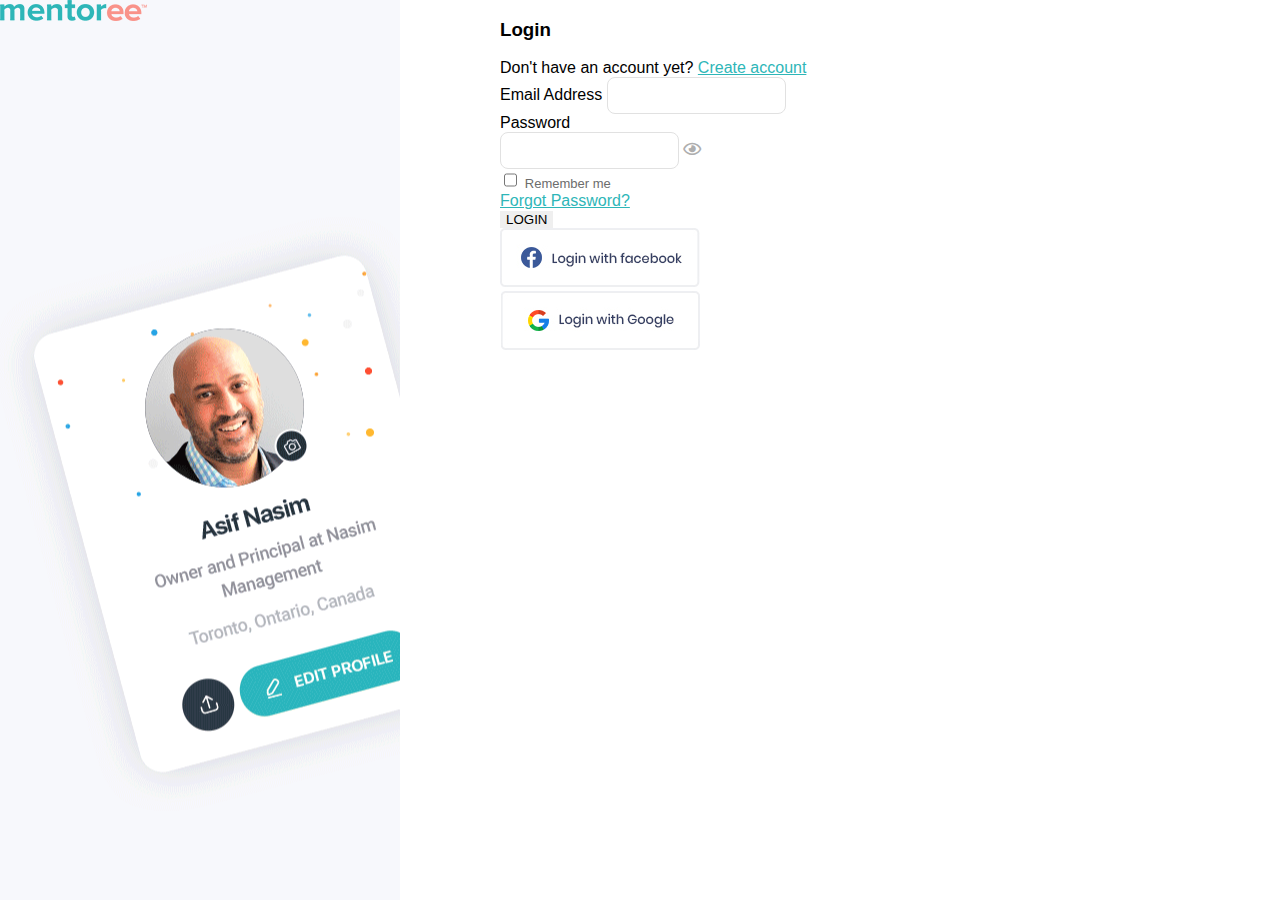
<file: login.html>
<!DOCTYPE html>

<html>
  <head>
    <meta charset="utf-8" />
    <meta http-equiv="X-UA-Compatible" content="IE=edge" />
    <title>Login</title>
    <meta name="description" content="" />
    <meta name="viewport" content="width=device-width, initial-scale=1" />

    <link
      href="https://cdn.jsdelivr.net/npm/bootstrap@5.3.2/dist/css/bootstrap.min.css"
      rel="stylesheet"
      integrity="sha384-T3c6CoIi6uLrA9TneNEoa7RxnatzjcDSCmG1MXxSR1GAsXEV/Dwwykc2MPK8M2HN"
      crossorigin="anonymous"
    />
    <link
      rel="stylesheet"
      href="https://cdnjs.cloudflare.com/ajax/libs/font-awesome/5.13.0/css/all.min.css"
    />
    <link rel="stylesheet" href="./css/style.css" />
  </head>
  <body>
    <div class="become-a-mentor-section">
      <div class="become-a-mentor-inner-section container d-flex">
        <div class="become-a-mentor-left-section">
          <a href="index.html"
            ><img src="./assets/logo (1).png" class="d-flex m-auto mt-4"
          /></a>
        </div>

        <div class="become-a-mentor-right-section pt-5 mt-5">
          <div class="mentor-deails-section">
            <div class="sign-in col-md-12">
              <h3>Login</h3>
              <div class="mb-5">
                Don't have an account yet?
                <span
                  ><a href="create-account.html" class="text-decoration-none"
                    >Create account</a
                  ></span
                >
              </div>
            </div>

            <div class="sign-in-form col-md-12 d-flex flex-column gap-3">
              <div class="col-md-12">
                <div class="username d-flex flex-column gap-2">
                  <label for="">Email Address</label>
                  <input type="email"  class="col-md-12"/>
                </div>
              </div>

              <div >
                <div class="password d-flex flex-column gap-2">
                  <label for="">Password</label>
                  <div class="password-section d-flex align-items-center gap-2">
                    <input
                      type="password"
                      class="col-md-12"
                      name="password"
                      autocomplete="current-password"
                      required="password"
                      id="id_password"
                    />
                    <i
                      class="far fa-eye"
                      id="togglePassword"
                      style="cursor: pointer; color: #aeaeae"
                    ></i>
                  </div>
                </div>
              </div>

              <div
                class="remember-password-section d-flex justify-content-between"
              >
                <div class="remember-me-section d-flex align-center gap-2">
                  <input
                    type="checkbox"
                    id="rememberme"
                    name="rememberme"
                    value=""
                  />
                  <label for="rememberme" class="remember-me-txt">
                    Remember me</label
                  >
                </div>
                <a href="forgot-pssword.html" class="text-decoration-none">Forgot Password?</a>
              </div>
<div class="col-md-12">
              <button
                type="button"
                class="btn btn-secondary  rounded-pill py-2 my-2 px-5"
              >
                Login
              </button>
            </div>

              <div
                class="login-via-section col-md-12 row justify-content-between"
              >
                <div class="loginbox col-md-5">
                  <a href="https://r.search.yahoo.com/_ylt=AwrKDp7MVqZlCFUyPb27HAx.;_ylu=Y29sbwNzZzMEcG9zAzEEdnRpZAMEc2VjA3Nj/RV=2/RE=1705428813/RO=10/RU=https%3a%2f%2fwww.facebook.com%2f/RK=2/RS=Pl3uyZNS4UFSADqqyesJfFBPCsY-"><img src="./assets/fb-login.jpg" class="" /></a>
                </div>
                <div class="loginbox col-md-5">
                  <a href="https://r.search.yahoo.com/_ylt=AwrKDp4XV6Zl1uMyGy67HAx.;_ylu=Y29sbwNzZzMEcG9zAzEEdnRpZAMEc2VjA3Ny/RV=2/RE=1705428887/RO=10/RU=https%3a%2f%2faccounts.google.com%2fsignin%2fv2%2fidentifier%3fflowName%3dGlifWebSignIn%26flowEntry%3dServiceLogin/RK=2/RS=CVUkrLX2e0e9MoGfei0V0mPfdyA-"
                    ><img src="./assets/google-login.jpg" class=""
                  /></a>
                </div>
              </div>
            </div>
          </div>
        </div>
      </div>
    </div>

    <script
      src="https://cdn.jsdelivr.net/npm/bootstrap@5.3.2/dist/js/bootstrap.bundle.min.js"
      integrity="sha384-C6RzsynM9kWDrMNeT87bh95OGNyZPhcTNXj1NW7RuBCsyN/o0jlpcV8Qyq46cDfL"
      crossorigin="anonymous"
    ></script>
    <script>
      const togglePassword = document.querySelector("#togglePassword");
      const password = document.querySelector("#id_password");

      togglePassword.addEventListener("click", function (e) {
        // toggle the type attribute
        const type =
          password.getAttribute("type") === "password" ? "text" : "password";
        password.setAttribute("type", type);
        // toggle the eye slash icon
        this.classList.toggle("fa-eye-slash");
      });
    </script>
  </body>
</html>
</file>
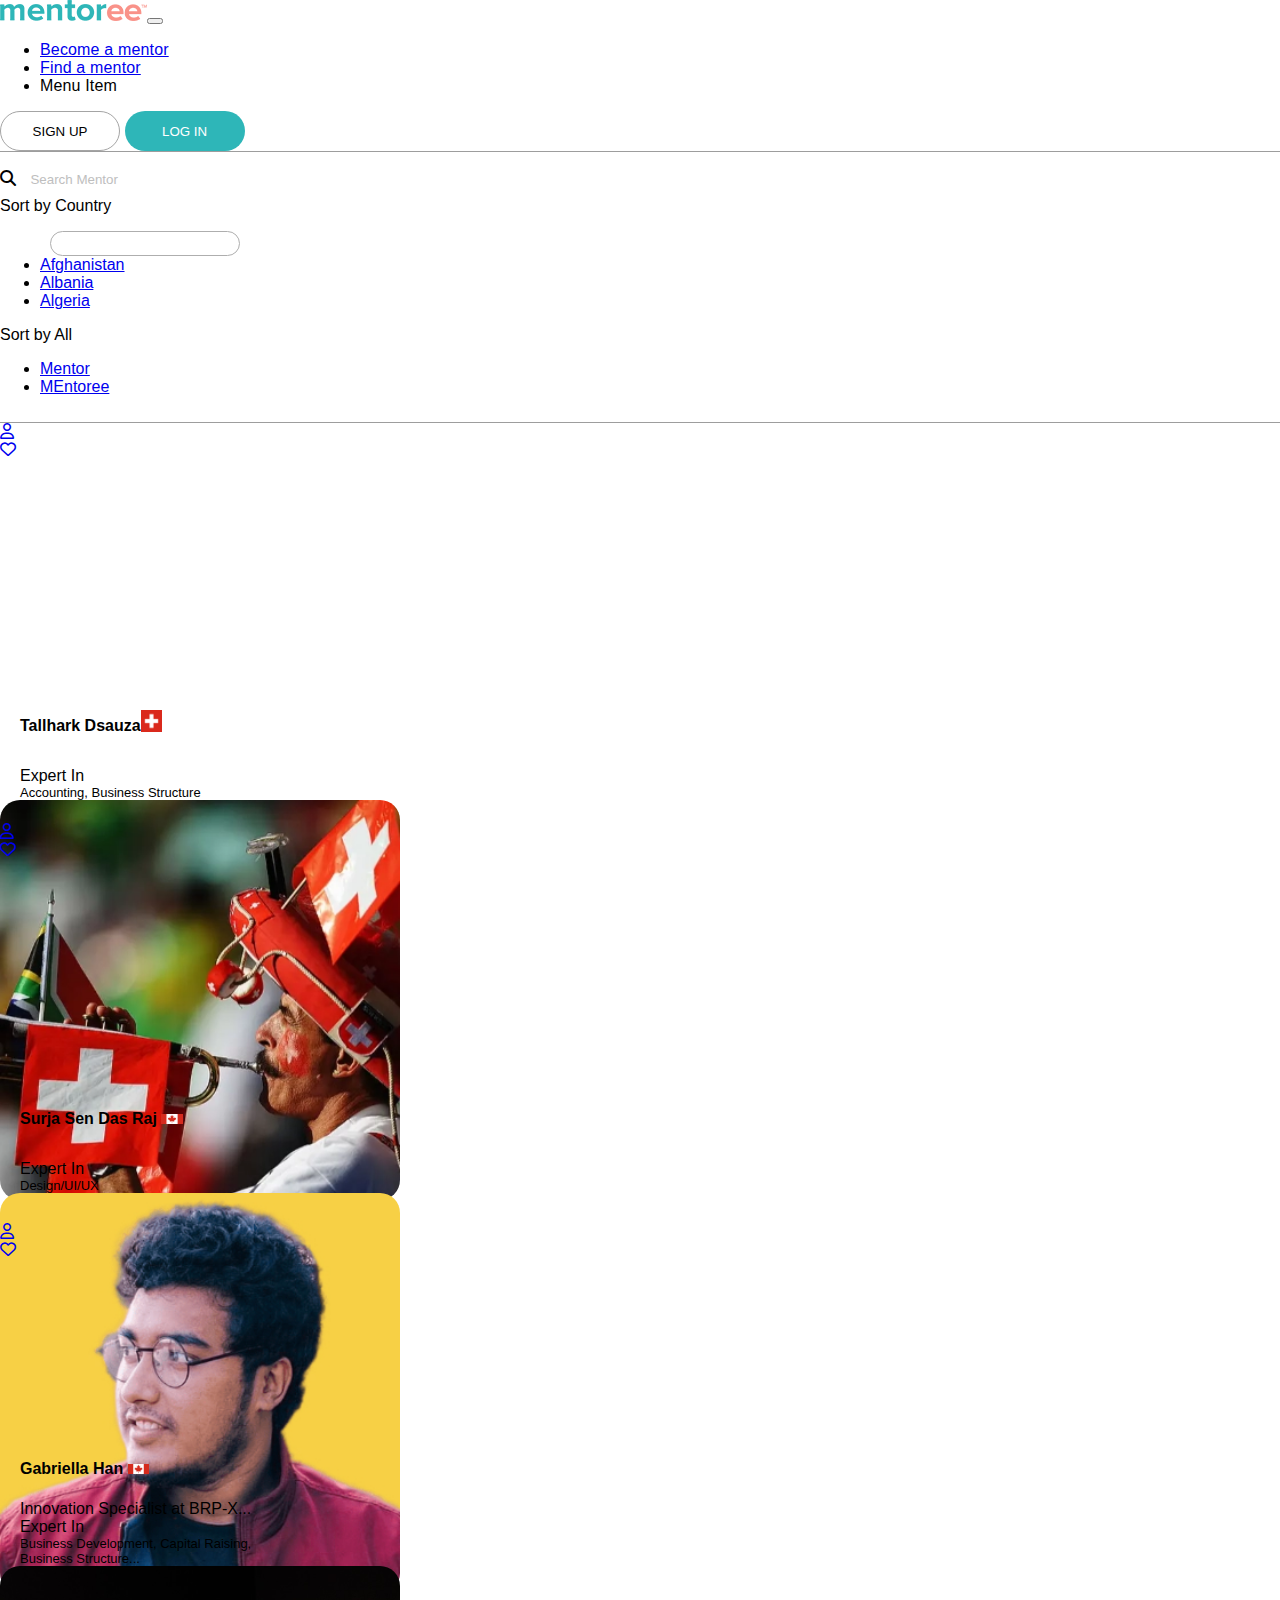
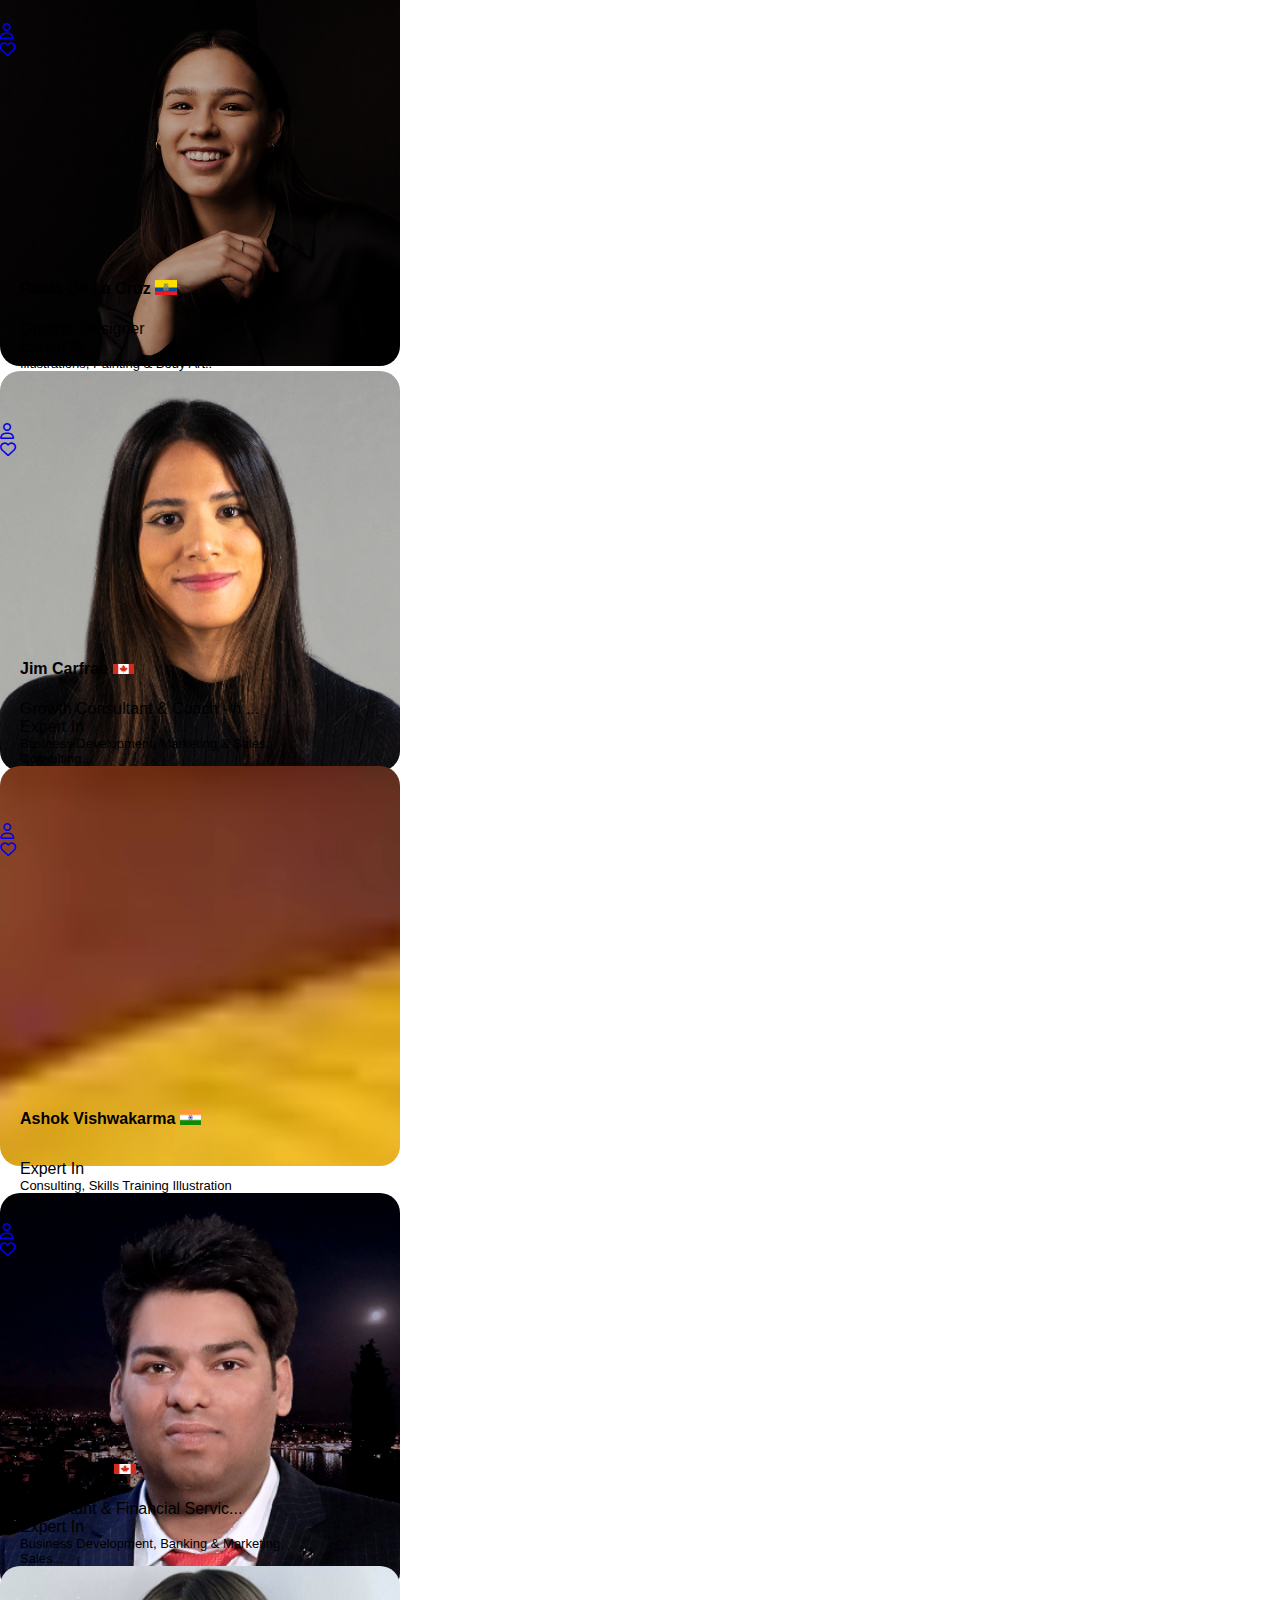
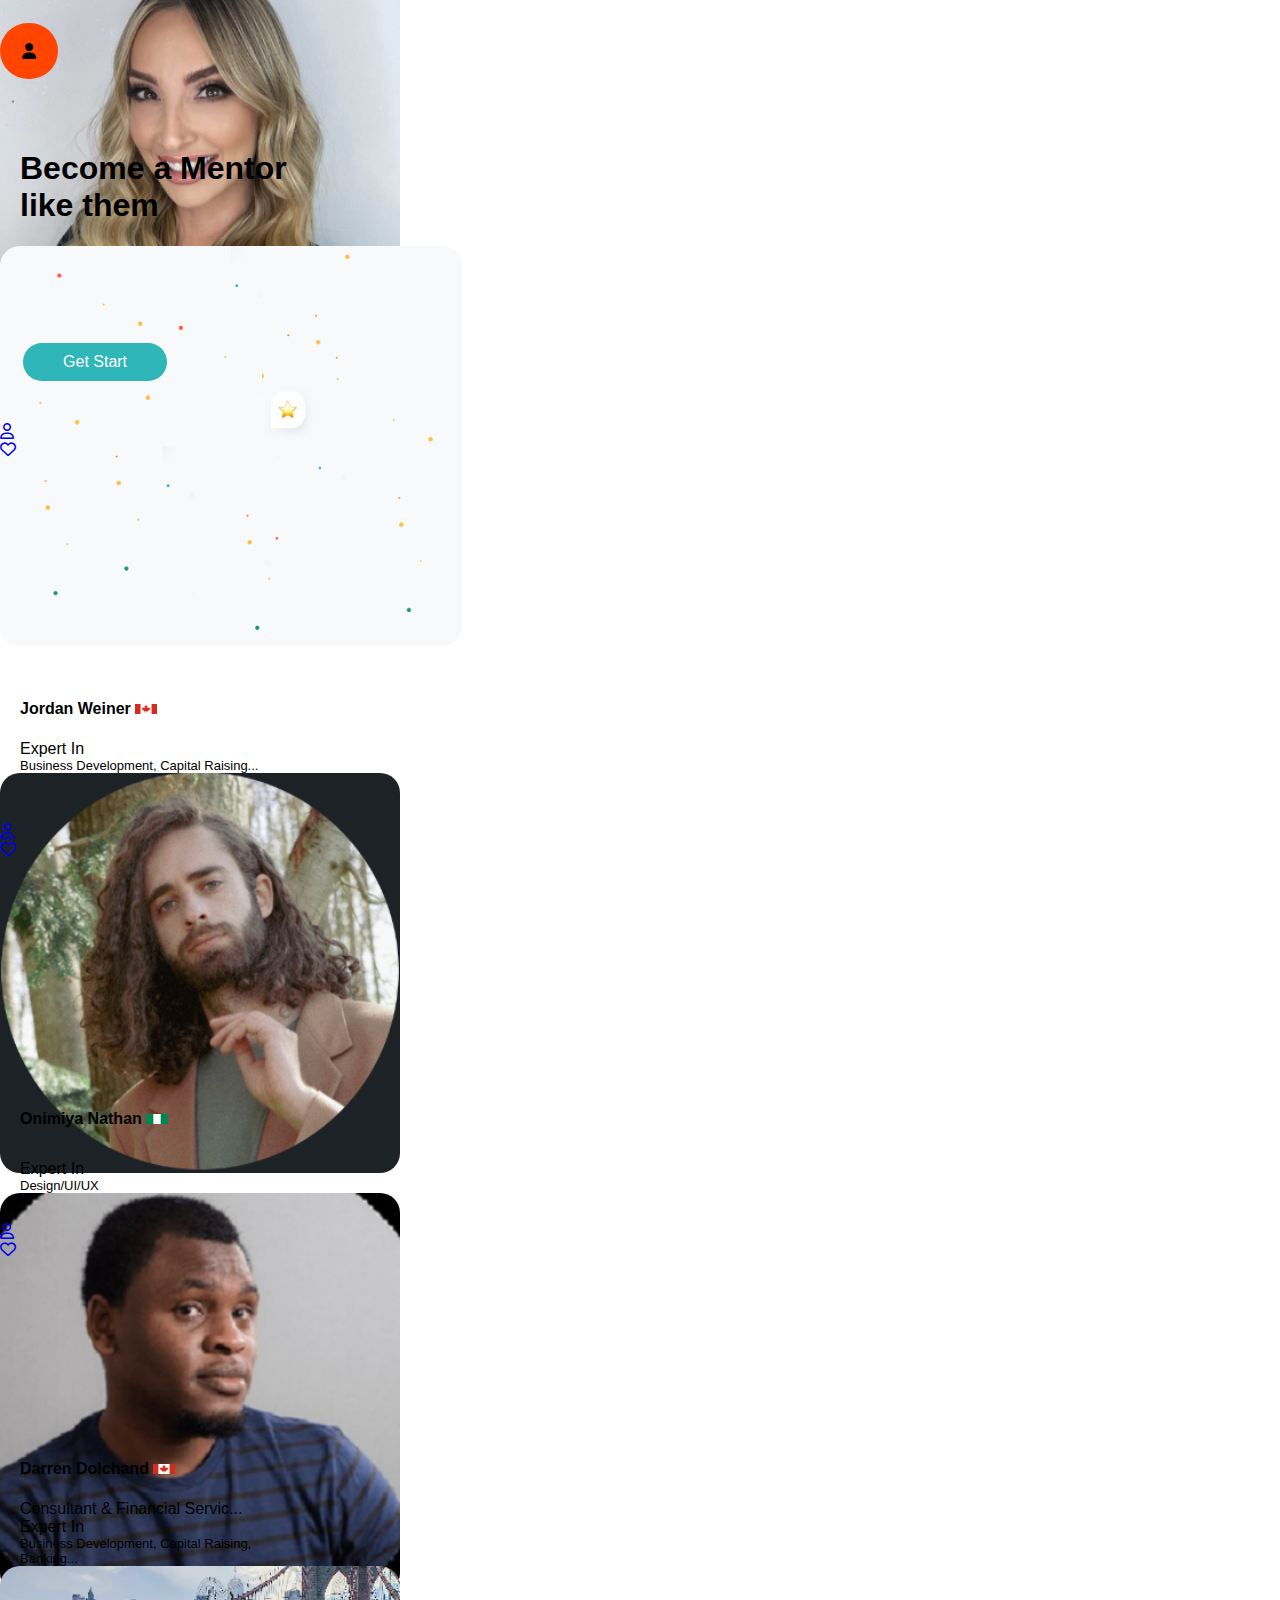
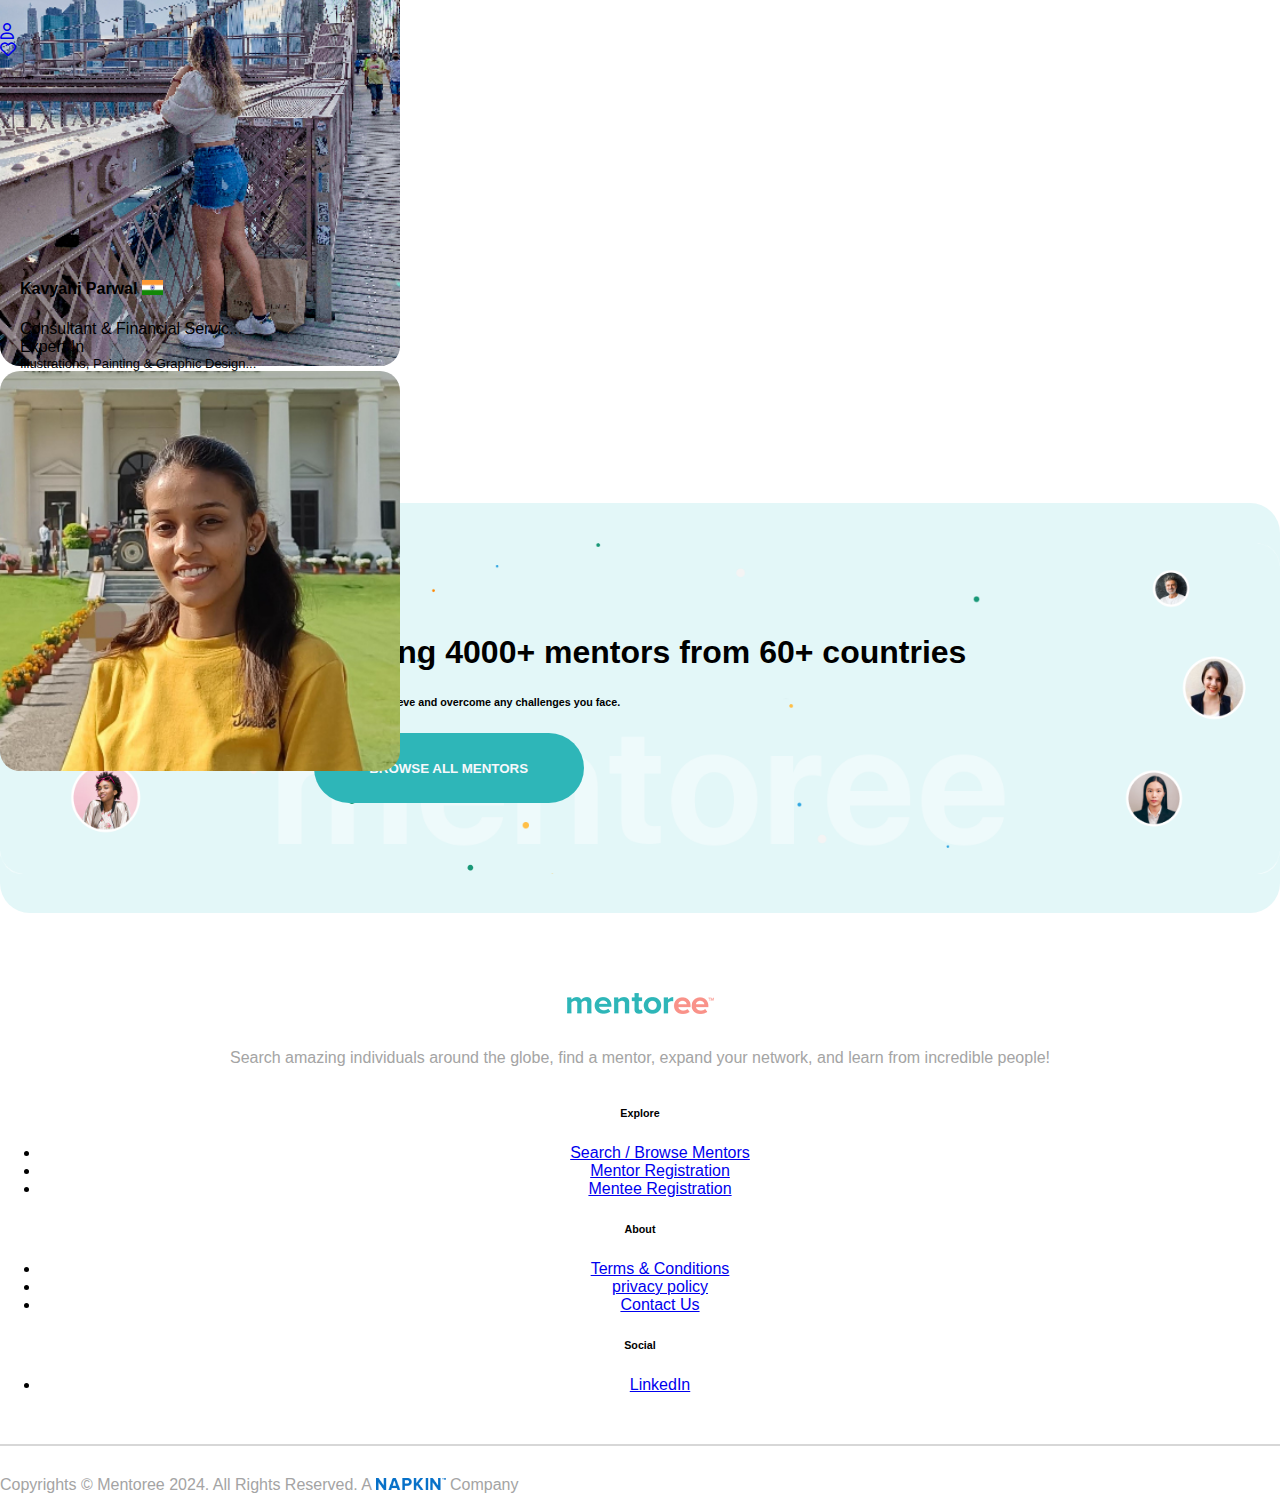
<file: menu-item.html>
<!DOCTYPE html>

<html>
  <head>
    <meta charset="utf-8" />
    <meta name="viewport" content="width=device-width, initial-scale=1" />
    <!-- Bootstrap CSS -->
    <link
      rel="stylesheet"
      href="https://cdn.jsdelivr.net/npm/bootstrap@4.5.3/dist/css/bootstrap.min.css"
      integrity="sha384-TX8t27EcRE3e/ihU7zmQxVncDAy5uIKz4rEkgIXeMed4M0jlfIDPvg6uqKI2xXr2"
      crossorigin="anonymous"
    />

    <meta charset="utf-8" />
    <meta http-equiv="X-UA-Compatible" content="IE=edge" />
    <title>Menu Item</title>
    <meta name="description" content="" />
    <meta name="viewport" content="width=device-width, initial-scale=1" />
    <link rel="stylesheet" href="./css/style.css" />
    <link
      rel="stylesheet"
      href="https://cdnjs.cloudflare.com/ajax/libs/font-awesome/6.4.2/css/all.min.css"
    />
    <!-- <link rel="stylesheet" href="https://maxcdn.bootstrapcdn.com/font-awesome/4.7.0/css/font-awesome.min.css">  -->
    <link
      href="https://cdn.jsdelivr.net/npm/bootstrap@5.3.2/dist/css/bootstrap.min.css"
      rel="stylesheet"
      integrity="sha384-T3c6CoIi6uLrA9TneNEoa7RxnatzjcDSCmG1MXxSR1GAsXEV/Dwwykc2MPK8M2HN"
      crossorigin="anonymous"
    />

    <script
      src="https://cdn.jsdelivr.net/npm/bootstrap@5.3.2/dist/js/bootstrap.bundle.min.js"
      integrity="sha384-C6RzsynM9kWDrMNeT87bh95OGNyZPhcTNXj1NW7RuBCsyN/o0jlpcV8Qyq46cDfL"
      crossorigin="anonymous"
    ></script>
    <link
      href="https://cdn.jsdelivr.net/npm/bootstrap@5.3.2/dist/css/bootstrap.min.css"
      rel="stylesheet"
      integrity="sha384-T3c6CoIi6uLrA9TneNEoa7RxnatzjcDSCmG1MXxSR1GAsXEV/Dwwykc2MPK8M2HN"
      crossorigin="anonymous"
    />
    <link
      rel="stylesheet"
      href="https://cdnjs.cloudflare.com/ajax/libs/OwlCarousel2/2.3.4/assets/owl.carousel.min.css"
      integrity="sha512-tS3S5qG0BlhnQROyJXvNjeEM4UpMXHrQfTGmbQ1gKmelCxlSEBUaxhRBj/EFTzpbP4RVSrpEikbmdJobCvhE3g=="
      crossorigin="anonymous"
      referrerpolicy="no-referrer"
    />
    <link
      rel="stylesheet"
      href="https://cdnjs.cloudflare.com/ajax/libs/OwlCarousel2/2.3.4/assets/owl.theme.default.min.css"
      integrity="sha512-sMXtMNL1zRzolHYKEujM2AqCLUR9F2C4/05cdbxjjLSRvMQIciEPCQZo++nk7go3BtSuK9kfa/s+a4f4i5pLkw=="
      crossorigin="anonymous"
      referrerpolicy="no-referrer"
    />
  </head>

  <body>
    <header class="col-12 p-0">
      <nav
        class="navbar navbar-expand-lg font-weight-semi-bold navbar-dark py-3 navbar-theme"
        style="letter-spacing: 0.01em"
      >
        <div class="container align-items-baseline">
          <a class="navbar-brand" href="./index.html"
            ><img src="./assets/logo (1).png" alt="logo" /></a
          ><button
            class="navbar-toggler collapsed"
            type="button"
            data-toggle="collapse"
            data-target="#navbarStandard"
            aria-controls="navbarStandard"
            aria-expanded="false"
            aria-label="Toggle navigation"
          >
            <span class="navbar-toggler-icon"></span>
          </button>

          <div
            class="collapse navbar-collapse justify-content-end"
            id="navbarStandard"
          >
            <div
              class="navbar-nav d-flex list-unstyled gap-5 align-items-baseline"
            >
              <ul class="d-flex list-unstyled gap-5">
                <li>
                  <a href="became-a-mentor.html" class="text-decoration-none">
                    <div
                      class="text-black fs-5"
                      type="button"
                      id="dropdownMenuButton"
                      data-mdb-toggle="dropdown"
                      aria-expanded="false"
                    >
                      Become a mentor
                    </div>
                  </a>
                </li>

                <li>
                    <a href="find-a-mentor.html" class="text-decoration-none">
                  <div
                    class="text-black fs-5"
                    type="button"
                    id="dropdownMenuButton"
                    data-mdb-toggle="dropdown"
                    aria-expanded="false"
                  >
                    Find a mentor
                  </div>
                </a>
                </li>
                <li>
                  <div
                    class="text-black fs-5"
                    type="button"
                    id="dropdownMenuButton"
                    data-mdb-toggle="dropdown"
                    aria-expanded="false"
                  >
                    Menu Item
                  </div>
                </li>
              </ul>
              <div class="btn-section">
                <a href="create-account.html">
                  <button type="button" class="signup-btn">Sign Up</button></a
                >
                <a href="login.html"
                  ><button type="button" class="login-btn">Log In</button></a
                >
              </div>
            </div>
          </div>
        </div>
      </nav>

      <div
        class="filter-section"
        style="
          width: 100%;
          border-top: 1px solid rgb(157, 157, 157);
          border-bottom: 1px solid rgb(157, 157, 157);
          padding: 10px 0px;
        "
      >
        <div class="filter-inner-section container">
          <div class="row d-flex align-items-center justify-content-between">
            <div class="filter-search-section col-md-6">
              <form
                id="search_frm"
                name="search"
                class="d-flex align-items-center"
              >
                <i class="fa-solid fa-magnifying-glass text-black-50 fs-4"></i>
                <input
                  class="form-control fs-5 text-black-50"
                  type="text"
                  placeholder="Search Mentor"
                  name="search"
                  style="border: none"
                />
              </form>
            </div>
            <div class="col-md-3 d-flex" style="justify-content: space-around">
              <div class="dropdown col-md-3">
                <a
                  class="dropdown-toggle text-decoration-none text-black fs-6"
                  type="button"
                  id="dropdownbtn1"
                  data-bs-toggle="dropdown"
                >
                  Sort by Country
                </a>
                <ul
                  class="dropdown-menu"
                  aria-labelledby="dropdownbtn1"
                  style="background-color: #fff; width: 210px"
                >
                  <input
                    type="search"
                    style="
                      border-radius: 30px;
                      border: 1px solid #aeaeae;
                      width: 190px;
                      display: flex;
                      margin: 0 auto;
                    "
                  />
                  <li><a class="dropdown-item" href="#">Afghanistan</a></li>
                  <li><a class="dropdown-item" href="#">Albania</a></li>
                  <li><a class="dropdown-item" href="#">Algeria</a></li>
                </ul>
              </div>

              <div class="dropdown col-md-2">
                <a
                  class="dropdown-toggle text-decoration-none text-black"
                  type="button"
                  id="dropdownMenuButton"
                  data-mdb-toggle="dropdown"
                  aria-expanded="false"
                >
                  Sort by <span class="fw-bold">All</span>
                </a>
                <ul class="dropdown-menu" aria-labelledby="dropdownMenuButton">
                  <li><a class="dropdown-item" href="#">Mentor</a></li>
                  <li><a class="dropdown-item" href="#">MEntoree</a></li>
                </ul>
              </div>
            </div>
          </div>
        </div>
      </div>
    </header>

    <div class="owl-carousel owl-theme container mt-3">
      <div
        class="item"
        style="
          border: 1px solid rgb(197, 197, 197);
          display: flex;
          align-items: center;
          justify-content: center;
          border-radius: 30px;
        "
      >
        <h6 class="m-0 py-2">Human Resources</h6>
      </div>
      <div
        class="item"
        style="
          border: 1px solid rgb(197, 197, 197);
          display: flex;
          align-items: center;
          justify-content: center;
          border-radius: 30px;
        "
      >
        <h6 class="m-0 py-2">Entrepreneurship</h6>
      </div>
      <div
        class="item"
        style="
          border: 1px solid rgb(197, 197, 197);
          display: flex;
          align-items: center;
          justify-content: center;
          border-radius: 30px;
        "
      >
        <h6 class="m-0 py-2">Education</h6>
      </div>
      <div
        class="item"
        style="
          border: 1px solid rgb(197, 197, 197);
          display: flex;
          align-items: center;
          justify-content: center;
          border-radius: 30px;
        "
      >
        <h6 class="m-0 py-2">Arts/Creative</h6>
      </div>
      <div
        class="item"
        style="
          border: 1px solid rgb(197, 197, 197);
          display: flex;
          align-items: center;
          justify-content: center;
          border-radius: 30px;
        "
      >
        <h6 class="m-0 py-2">Media/Production</h6>
      </div>
      <div
        class="item"
        style="
          border: 1px solid rgb(197, 197, 197);
          display: flex;
          align-items: center;
          justify-content: center;
          border-radius: 30px;
        "
      >
        <h6 class="m-0 py-2">Law</h6>
      </div>
      <div
        class="item"
        style="
          border: 1px solid rgb(197, 197, 197);
          display: flex;
          align-items: center;
          justify-content: center;
          border-radius: 30px;
        "
      >
        <h6 class="m-0 py-2">Recreational</h6>
      </div>
      <div
        class="item"
        style="
          border: 1px solid rgb(197, 197, 197);
          display: flex;
          align-items: center;
          justify-content: center;
          border-radius: 30px;
        "
      >
        <h6 class="m-0 py-2 d-flex text-center">
          Information Technology & Service
        </h6>
      </div>
      <div
        class="item"
        style="
          border: 1px solid rgb(197, 197, 197);
          display: flex;
          align-items: center;
          justify-content: center;
          border-radius: 30px;
        "
      >
        <h6 class="m-0 py-2">Health Care</h6>
      </div>
      <div
        class="item"
        style="
          border: 1px solid rgb(197, 197, 197);
          display: flex;
          align-items: center;
          justify-content: center;
          border-radius: 30px;
        "
      >
        <h6 class="m-0 py-2">Financial Service</h6>
      </div>
    </div>

    <div class="find-a-mentor-main-section">
      <div
        class="find-a-mentor-inner-section container d-flex flex-column gap-4"
      >
      <div class="row d-flex gap-5 justify-content-center mt-4">
        <div class="card" style="
            width: 18rem;
            border: none;
            height: 400px;
            position: relative;
            padding: 0;
          ">
          <div class="cards-inner position-absolute">
            <div class="img-section d-flex justify-content-between p-3 fs-4">
              <div class="heart-img">
                <a href="#"><i class="fa-regular fa-user text-white"></i></a>
              </div>
              <div class="heart-img">
                <a href="#">
                  <i class="fa-regular fa-heart text-white"></i></a>
              </div>
            </div>
            <h4 class="card-name text-white" style="padding: 230px 0 10px 20px">
              Tallhark Dsauza<span class="pl-2"><img src="./assets/ch.png" alt="" style="width: 8%; height: auto"></span>
            </h4>
            <span class="text-white" style="padding: 0 0 0 20px">Expert In</span>
            <div class="text-white" style="font-size: 13px">
              <span class="" style="padding: 0 0 0 20px">Accounting, Business Structure
              </span>
            </div>
          </div>
          <a href="#" class="card-btn">Visit Profile</a>
          <a href="#"><img class="card-img-top" src="./assets/profile-image-ff04859c28624f051227bfef7e364fbf (1).webp" alt="" style="border-radius: 20px"></a>
        </div>

        <div class="card" style="
            width: 18rem;
            border: none;
            height: 400px;
            position: relative;
            padding: 0;
          ">
          <div class="cards-inner position-absolute">
            <div class="img-section d-flex justify-content-between p-3 fs-4">
              <div class="heart-img">
                <a href="#"><i class="fa-regular fa-user text-white"></i></a>
              </div>
              <div class="heart-img">
                <a href="#">
                  <i class="fa-regular fa-heart text-white"></i></a>
              </div>
            </div>
            <h4 class="card-name text-white" style="padding: 230px 0 10px 20px">
              Surja Sen Das Raj
              <span><img src="./assets/ca.png" alt="" style="width: 8%; height: auto"></span>
            </h4>
            <span class="text-white" style="padding: 0 0 0 20px">Expert In</span>
            <div class="text-white" style="font-size: 13px">
              <span class="" style="padding: 0 0 0 20px">Design/UI/UX </span>
            </div>
          </div>
          <a href="#" class="card-btn">Visit Profile</a>
          <a href="#"><img class="card-img-top" src="./assets/profile-image-efe8c5b1ecc1b37ddaef3387d6799926.jpg" alt="" style="border-radius: 20px"></a>
        </div>

        <div class="card" style="
            width: 18rem;
            border: none;
            height: 400px;
            position: relative;
            padding: 0;
          ">
          <div class="cards-inner position-absolute">
            <div class="img-section d-flex justify-content-between p-3 fs-4">
              <div class="heart-img">
                <a href="#"><i class="fa-regular fa-user text-white"></i></a>
              </div>
              <div class="heart-img">
                <a href="#">
                  <i class="fa-regular fa-heart text-white"></i></a>
              </div>
            </div>
            <h4 class="card-name text-white" style="padding: 180px 0 0 20px">
              Gabriella Han
              <span><img src="./assets/ca.png" alt="" style="width: 8%; height: auto"></span>
            </h4>
            <span class="text-white" style="padding: 0 0 0 20px">
              Innovation Specialist at BRP-X...
            </span>
            <br>
            <span class="text-white" style="padding: 0 0 0 20px">Expert In</span>
            <div class="text-white" style="font-size: 13px">
              <span class="" style="padding: 0 0 0 20px">Business Development, </span><span class="">Capital Raising, </span><span class="" style="padding: 0 0 0 20px">Business Structure...</span>
            </div>
          </div>
          <a href="#" class="card-btn">Visit Profile</a>
          <a href="#"><img class="card-img-top" src="./assets/profile-image-f2d4ae279beca9e7cba7972a51b8ad04.jpg" alt="" style="border-radius: 20px"></a>
        </div>

        <div class="card" style="
            width: 18rem;
            border: none;
            height: 400px;
            position: relative;
            padding: 0;
          ">
          <div class="cards-inner position-absolute">
            <div class="img-section d-flex justify-content-between p-3 fs-4">
              <div class="heart-img">
                <a href="#"><i class="fa-regular fa-user text-white"></i></a>
              </div>
              <div class="heart-img">
                <a href="#">
                  <i class="fa-regular fa-heart text-white"></i></a>
              </div>
            </div>
            <h4 class="card-name text-white" style="padding: 200px 0 0 20px">
              Paula De La Cruz
              <span><img src="./assets/ec.png" alt="" style="width: 8%; height: auto"></span>
            </h4>
            <span class="text-white" style="padding: 0 0 0 20px">
              Graphic Designer
            </span>
            <br>
            <span class="text-white" style="padding: 0 0 0 20px">Expert In</span>
            <div class="text-white" style="font-size: 13px">
              <span class="" style="padding: 0 0 0 20px">Illustrations, </span><span class="">Painting &amp; Body Art.. </span>
            </div>
          </div>
          <a href="#" class="card-btn">Visit Profile</a>
          <a href="#"><img class="card-img-top" src="./assets/profile-image-fa14ab6a792284595a20b7ce821ab772.png" alt="" style="border-radius: 20px"></a>
        </div>
      </div>

      <div class="row d-flex gap-5 justify-content-center mt-4">
        <div class="card" style="
            width: 18rem;
            border: none;
            height: 400px;
            position: relative;
            padding: 0;
          ">
          <div class="cards-inner position-absolute">
            <div class="img-section d-flex justify-content-between p-3 fs-4">
              <div class="heart-img">
                <a href="#"><i class="fa-regular fa-user text-white"></i></a>
              </div>
              <div class="heart-img">
                <a href="#">
                  <i class="fa-regular fa-heart text-white"></i></a>
              </div>
            </div>
            <h4 class="card-name text-white" style="padding: 180px 0 0 20px">
              Jim Carfrae
              <span><img src="./assets/ca.png" alt="" style="width: 8%; height: auto"></span>
            </h4>
            <span class="text-white" style="padding: 0 0 0 20px">Growth Consultant &amp; Coach - h ...</span>
            <br>
            <span class="text-white" style="padding: 0 0 0 20px">Expert In</span>
            <div class="text-white" style="font-size: 13px">
              <span class="" style="padding: 0 0 0 20px">Business Development, </span><span class="">Marketing &amp; Sales, </span><span class="" style="padding: 0 0 0 20px">Consulting...</span>
            </div>
          </div>
          <a href="#" class="card-btn">Visit Profile</a>
          <a href="#"><img class="card-img-top" src="./assets/profile-image-f8f4dd7ce26f467e9749c2869b9bb70c.webp" alt="" style="border-radius: 20px"></a>
        </div>
        <div class="card" style="
            width: 18rem;
            border: none;
            height: 400px;
            position: relative;
            padding: 0;
          ">
          <div class="cards-inner position-absolute">
            <div class="img-section d-flex justify-content-between p-3 fs-4">
              <div class="heart-img">
                <a href="#"><i class="fa-regular fa-user text-white"></i></a>
              </div>
              <div class="heart-img">
                <a href="#">
                  <i class="fa-regular fa-heart text-white"></i></a>
              </div>
            </div>
            <h4 class="card-name text-white" style="padding: 230px 0 10px 20px">
              Ashok Vishwakarma
              <span><img src="./assets/in.png" alt="" style="width: 8%; height: auto"></span>
            </h4>
            <span class="text-white" style="padding: 0 0 0 20px">Expert In</span>
            <div class="text-white" style="font-size: 13px">
              <span class="" style="padding: 0 0 0 20px">Consulting, Skills Training Illustration
              </span>
            </div>
          </div>
          <a href="#" class="card-btn">Visit Profile</a>
          <a href="#"><img class="card-img-top" src="./assets/profile-image-e7bed5d56a470238547cc73cfd193fac.jpg" alt="" style="border-radius: 20px"></a>
        </div>
        <div class="card" style="
            width: 18rem;
            border: none;
            height: 400px;
            position: relative;
            padding: 0;
          ">
          <div class="cards-inner position-absolute">
            <div class="img-section d-flex justify-content-between p-3 fs-4">
              <div class="heart-img">
                <a href="#"><i class="fa-regular fa-user text-white"></i></a>
              </div>
              <div class="heart-img">
                <a href="#">
                  <i class="fa-regular fa-heart text-white"></i></a>
              </div>
            </div>
            <h4 class="card-name text-white" style="padding: 180px 0 0 20px">
              Carry Ewart
              <span><img src="./assets/ca.png" alt="" style="width: 8%; height: auto"></span>
            </h4>
            <span class="text-white" style="padding: 0 0 0 20px">
              Consultant &amp; Financial Servic...
            </span>
            <br>
            <span class="text-white" style="padding: 0 0 0 20px">Expert In</span>
            <div class="text-white" style="font-size: 13px">
              <span class="" style="padding: 0 0 0 20px">Business Development, </span><span class="">Banking &amp; Marketing, </span><span class="" style="padding: 0 0 0 20px">Sales...</span>
            </div>
          </div>
          <a href="#" class="card-btn">Visit Profile</a>
          <a href="#"><img class="card-img-top" src="./assets/profile-image-fa3ca57c6f54e8a4a32295d8ec3fc840 (1).jpg" alt="" style="border-radius: 20px"></a>
        </div>
        <div class="card" style="
            width: 18rem;
            border: none;
            height: 400px;
            position: relative;
            padding: 0;
          ">
          <div class="get-start-inner position-absolute">
            <div class="img-section d-flex pt-4 pl-4 fs-4">
              <i class="fa-solid fa-user text-white" style="
                  background: orangered;
                  padding: 20px 22px;
                  border-radius: 50px;
                "></i>
            </div>
            <h1 class="text-black" style="padding: 50px 0 0 20px">
              Become a Mentor like them
            </h1>
          </div>
          <a href="create-account.html" class="start-btn">Get Start</a>
          <a href="#"><img class="card-img-top" src="./assets/become-bg.png" alt="" style="border-radius: 20px"></a>
        </div>
      </div>

      <div class="row d-flex gap-5 justify-content-center mt-4">
        <div class="card" style="
            width: 18rem;
            border: none;
            height: 400px;
            position: relative;
            padding: 0;
          ">
          <div class="cards-inner position-absolute">
            <div class="img-section d-flex justify-content-between p-3 fs-4">
              <div class="heart-img">
                <a href="#"><i class="fa-regular fa-user text-white"></i></a>
              </div>
              <div class="heart-img">
                <a href="#">
                  <i class="fa-regular fa-heart text-white"></i></a>
              </div>
            </div>
            <h4 class="card-name text-white" style="padding: 220px 0 0 20px">
              Jordan Weiner
              <span><img src="./assets/ca.png" alt="" style="width: 8%; height: auto"></span>
            </h4>
            <span class="text-white" style="padding: 0 0 0 20px">Expert In</span>
            <div class="text-white" style="font-size: 13px">
              <span class="" style="padding: 0 0 0 20px">Business Development, Capital Raising...
              </span>
            </div>
          </div>
          <a href="#" class="card-btn">Visit Profile</a>
          <a href="#"><img class="card-img-top" src="./assets/profile-image-f62a8c2c3e6b3ac36ad2a6cfe7088373.png" alt="" style="border-radius: 20px"></a>
        </div>
        <div class="card" style="
            width: 18rem;
            border: none;
            height: 400px;
            position: relative;
            padding: 0;
          ">
          <div class="cards-inner position-absolute">
            <div class="img-section d-flex justify-content-between p-3 fs-4">
              <div class="heart-img">
                <a href="#"><i class="fa-regular fa-user text-white "></i></a>
              </div>
              <div class="heart-img">
                <a href="#">
                  <i class="fa-regular fa-heart text-white"></i></a>
              </div>
            </div>
            <h4 class="card-name text-white" style="padding: 230px 0 10px 20px">
              Onimiya Nathan
              <span><img src="./assets/ng.png" alt="" style="width: 8%; height: auto"></span>
            </h4>
            <span class="text-white" style="padding: 0 0 0 20px">Expert In</span>
            <div class="text-white" style="font-size: 13px">
              <span class="" style="padding: 0 0 0 20px">Design/UI/UX </span>
            </div>
          </div>
          <a href="#" class="card-btn">Visit Profile</a>
          <a href="#"><img class="card-img-top" src="./assets/profile-image-de53eb9c98ebfc50105e7ad5721c4082.png" alt="" style="border-radius: 20px"></a>
        </div>
        <div class="card" style="
            width: 18rem;
            border: none;
            height: 400px;
            position: relative;
            padding: 0;
          ">
          <div class="cards-inner position-absolute">
            <div class="img-section d-flex justify-content-between p-3 fs-4">
              <div class="heart-img">
                <a href="#"><i class="fa-regular fa-user text-white"></i></a>
              </div>
              <div class="heart-img">
                <a href="#">
                  <i class="fa-regular fa-heart text-white"></i></a>
              </div>
            </div>
            <h4 class="card-name text-white" style="padding: 180px 0 0 20px">
              Darren Dolchand
              <span><img src="./assets/ca.png" alt="" style="width: 8%; height: auto"></span>
            </h4>
            <span class="text-white" style="padding: 0 0 0 20px">
              Consultant &amp; Financial Servic...
            </span>
            <br>
            <span class="text-white" style="padding: 0 0 0 20px">Expert In</span>
            <div class="text-white" style="font-size: 13px">
              <span class="" style="padding: 0 0 0 20px">Business Development, </span><span class="">Capital Raising, </span><span class="" style="padding: 0 0 0 20px">Banking...</span>
            </div>
          </div>
          <a href="#" class="card-btn">Visit Profile</a>
          <a href="#"><img class="card-img-top" src="./assets/profile-image-ed8087b317183d7d4e1b02e452aa7a64.JPG" alt="" style="border-radius: 20px"></a>
        </div>
        <div class="card" style="
            width: 18rem;
            border: none;
            height: 400px;
            position: relative;
            padding: 0;
          ">
          <div class="cards-inner position-absolute">
            <div class="img-section d-flex justify-content-between p-3 fs-4">
              <div class="heart-img">
                <a href="#"><i class="fa-regular fa-user text-white"></i></a>
              </div>
              <div class="heart-img">
                <a href="#">
                  <i class="fa-regular fa-heart text-white"></i></a>
              </div>
            </div>
            <h4 class="card-name text-white" style="padding: 200px 0 0 20px">
              Kavyani Parwal
              <span><img src="./assets/in.png" alt="" style="width: 8%; height: auto"></span>
            </h4>
            <span class="text-white" style="padding: 0 0 0 20px">
              Consultant &amp; Financial Servic...
            </span>
            <br>
            <span class="text-white" style="padding: 0 0 0 20px">Expert In</span>
            <div class="text-white" style="font-size: 13px">
              <span class="" style="padding: 0 0 0 20px">Illustrations, </span><span class="">Painting &amp; Graphic Design... </span>
            </div>
          </div>
          <a href="#" class="card-btn">Visit Profile</a>
          <a href="#"><img class="card-img-top" src="./assets/profile-image-e83d34e0f48ee1e74d96080ba382aaf9 (1).jpg" alt="" style="border-radius: 20px"></a>
        </div>
      </div>
      </div>
    </div>

    <div class="browse-mentors-section">
      <div class="browse-mentor-inner-section container footerContainer">
        <div class="col-12">
          <div class="browse-mentor-bg-img">
            <div
              class="browse-img-txt-section d-flex flex-column align-items-center gap-2 text-align-center"
            >
              <h1 class="text-center">
                Seeking 4000+ mentors from 60+ countries
              </h1>
              <h6 class="text-center">
                To help you achieve and overcome any challenges you face.
              </h6>
              <button type="button" class="browse-btn-big">
                browse all mentors
              </button>
            </div>
          </div>
        </div>
      </div>
    </div>

    <div class="footer-section">
      <div
        class="footer-innner-section d-flex container"
        style="flex-wrap: wrap"
      >
        <div
          class="footer-left-section col-md-6"
          style="text-align: center !important"
        >
          <div class="footer-left-inner-section">
            <a href="#"><img src="./assets/logo (1).png" alt="" /></a>
            <div class="">
              <p
                class="text-center"
                style="width: 100%; padding: 15px 0px !important"
              >
                Search amazing individuals around the globe, find a mentor,
                expand your network, and learn from incredible people!
              </p>
            </div>
          </div>
        </div>

        <div class="col-md-2" style="text-align: center !important">
          <h6 class="fs-5 fw-bold text-black">Explore</h6>

          <ul class="list-unstyled">
            <li>
              <a
                href="https://mentoree.com/mentors"
                class="text-black-50 text-decoration-none"
                >Search / Browse Mentors</a
              >
            </li>
            <li>
              <a
                href="https://mentoree.com/registration/mentor"
                class="text-black-50 text-decoration-none"
                >Mentor Registration</a
              >
            </li>
            <li>
              <a
                href="https://mentoree.com/registration/mentee"
                class="text-black-50 text-decoration-none"
                >Mentee Registration</a
              >
            </li>
          </ul>
        </div>
        <div class="col-md-2" style="text-align: center !important">
          <h6 class="fs-5 fw-bold text-black">About</h6>

          <ul class="list-unstyled">
            <li>
              <a
                href="https://mentoree.com/mentors"
                class="text-black-50 text-decoration-none"
                >Terms &amp; Conditions</a
              >
            </li>
            <li>
              <a
                href="https://mentoree.com/registration/mentor"
                class="text-black-50 text-decoration-none"
              >
                privacy policy
              </a>
            </li>
            <li>
              <a
                href="https://mentoree.com/registration/mentee"
                class="text-black-50 text-decoration-none"
                >Contact Us</a
              >
            </li>
          </ul>
        </div>
        <div class="col-md-2" style="text-align: center !important">
          <h6 class="fs-5 fw-bold text-black">Social</h6>

          <ul class="list-unstyled">
            <li>
              <a
                href="https://mentoree.com/mentors"
                class="text-black-50 text-decoration-none"
                >LinkedIn
              </a>
            </li>
          </ul>
        </div>
        <div
          class="border-section"
          style="
            border: 1px solid #d7d7d7;
            width: 100%;
            margin: 50px 0px 30px 0px;
          "
        ></div>

        <div class="col-md-12">
          <div class="copyright-section">
            <p class="w-100">
              Copyrights © Mentoree 2024. All Rights Reserved. A
              <span
                ><a href="#"
                  ><img
                    src="./assets/napkin-logo.png"
                    class=""
                    style="width: 70px" /></a
              ></span>
              Company
            </p>
          </div>
        </div>
      </div>
    </div>

    <script
      src="https://cdn.jsdelivr.net/npm/bootstrap@5.3.2/dist/js/bootstrap.bundle.min.js"
      integrity="sha384-C6RzsynM9kWDrMNeT87bh95OGNyZPhcTNXj1NW7RuBCsyN/o0jlpcV8Qyq46cDfL"
      crossorigin="anonymous"
    ></script>
    <script
      src="https://cdnjs.cloudflare.com/ajax/libs/jquery/3.7.1/jquery.min.js"
      integrity="sha512-v2CJ7UaYy4JwqLDIrZUI/4hqeoQieOmAZNXBeQyjo21dadnwR+8ZaIJVT8EE2iyI61OV8e6M8PP2/4hpQINQ/g=="
      crossorigin="anonymous"
      referrerpolicy="no-referrer"
    ></script>
    <script
      src="https://cdnjs.cloudflare.com/ajax/libs/OwlCarousel2/2.3.4/owl.carousel.min.js"
      integrity="sha512-bPs7Ae6pVvhOSiIcyUClR7/q2OAsRiovw4vAkX+zJbw3ShAeeqezq50RIIcIURq7Oa20rW2n2q+fyXBNcU9lrw=="
      crossorigin="anonymous"
      referrerpolicy="no-referrer"
    ></script>
    <script>
      $(".owl-carousel").owlCarousel({
        items: 1,
        loop: true,
        margin: 40,
        nav: true,
        responsive: {
          0: {
            items: 1,
          },
          600: {
            items: 3,
          },
          1000: {
            items: 5,
          },
        },
      });
    </script>
  </body>
</html>
</file>
<file: css/style.css>
body {
  margin: 0;
  padding: 0;
  font-family: Arial, Helvetica, sans-serif;
}
.signup-btn {
  width: 120px;
  height: 40px;
  background: #ffffff;
  border-radius: 30px;
  border: 1px solid #a4a4a4;
  color: #000000;
  text-transform: uppercase;
  transition: 0.3s;
}
.signup-btn:hover {
  background: #2eb6b8;
  border: none;
  color: #fff;
}
.login-btn {
  width: 120px;
  height: 40px;
  background: #2eb6b8;
  border: none;
  color: #fff;
  text-transform: uppercase;
  border-radius: 30px;
  transition: 0.3s;
}
.login-btn:hover {
  background: #ffffff;
  border: 1px solid #a4a4a4;
  color: #000000;
}
.navbar-toggler-icon {
  background: #2eb6b8;
  border-radius: 30px;
}
.main-section {
  background-image: url(../assets/banner-bg.jpg);
  width: 100%;
  height: auto;
  padding: 150px 0px;
}
.profile-img-left-1,
.profile-img-right-3 {
  width: 120px;
  border-radius: 60px;
}
.profile-img-left-2,
.profile-img-left-5,
.profile-img-right-4,
.profile-img-right-2 {
  width: 50px;
  border-radius: 50px;
}
.profile-img-left-3,
.profile-img-right-1 {
  width: 70px;
  border-radius: 50px;
}
.profile-img-left-4,
.profile-img-right-5 {
  width: 100px;
  border-radius: 50px;
}
.img-left-section {
  width: 15%;
}
.profile-img-left-1 {
  left: 182px;
  top: -117px;
}
.profile-img-left-2 {
  left: 83px;
  top: 13px;
}
.profile-img-left-3 {
  left: 126px;
  top: 128px;
}
.profile-img-left-4 {
  left: 0px;
  top: 237px;
}
.profile-img-left-5 {
  left: 155px;
  top: 363px;
}
.img-right-section {
  width: 15%;
  right: 0;
}
.text-section {
  width: 60%;
}
.text-section h1 {
  /* width: 77%; */
  text-align: center;
}
.text-section span {
  color: #2eb6b8;
}
.text-section button {
  width: 200px;
  height: 40px;
  background: #f99289;
  border-radius: 50px;
  border: none;
  color: #fff;
  transition: 0.5s;
}
.text-section button:hover {
  border: 1px solid #f99289;
  color: #f99289;
  background: none;
  transition: 0.5s;
}
.text-section p {
  /* width: 72%;  */
  text-align: center;
  color: #a4a4a4;
}

.profile-img-right-1,
.profile-img-right-2,
.profile-img-right-3,
.profile-img-right-4,
.profile-img-right-5 {
  right: 0;
}
.profile-img-right-1 {
  right: 269px;
  top: -75px;
}
.profile-img-right-2 {
  right: 97px;
  top: 19px;
}
.profile-img-right-3 {
  right: 53px;
  top: 120px;
}
.profile-img-right-4 {
  right: 190px;
  top: 291px;
}
.profile-img-right-5 {
  top: 349px;
}
.search-section {
  /* width: 70%; */
  width: 100%;
}
.search-container {
  width: 50%;
  height: 70px;
  border: 1px solid #a4a4a4;
  border-right: none;
  border-radius: 40px 0 0 40px;
}
.search-container::placeholder {
  padding: 0 20px;
  font-size: 18px;
  color: #a4a4a4;
}
input[type="search"] {
  /* box-sizing: border-box; */
  padding-left: 30px;
  font-size: 18px;
  /* width: 80%; */
}
.search-section button {
  height: 70px;
  background: #2eb6b8;
  color: #fff;
  /* text-transform: uppercase; */
  border: none;
  border-radius: 0 40px 40px 0;
}
.search-section button:hover {
  background: #2eb6b8;
  color: #fff;
  border: none;
}
.text-section h6 {
  /* width: 34%; */
  color: #a4a4a4;
}

.browse-btn a,
.browse-btn span {
  color: #000000;
  transition: 0.5s;
}
.browse-btn a:hover {
  color: #f99289;
  transition: 0.5s;
}
.browse-btn span:hover {
  color: #f99289;
  transition: 0.5s;
}
.how-mentor-works-small {
  width: 35%;
}
.mentors-img {
  width: 100%;
}
.how-mentor-works-section {
  background: #f7f8fb;
  padding: 80px 0px;
}
.how-mentor-works-section h4 {
  padding: 0 0 0 50px;
  /* text-align: center; */
}
.how-mentor-works-section p {
  width: 76%;
  padding: 0 0 0 50px;
  height: auto;
  /* text-align: center; */
}
.mentors-btn {
  width: 190px;
  height: 60px;
  background: #2eb6b8;
  border: none;
  color: #fff;
  text-transform: uppercase;
  border-radius: 30px;
  transition: 0.3s;
  font-size: 14px;
  margin: 0 0 0 50px;
}
.mentors-btn:hover {
  color: #000000;
}

.big-img {
  max-width: 100%;
  width: 100%;
}
.mentor-big-img-section {
  padding: 80px 0px;
}
.question-section {
  background: #f7f8fb;
  padding: 80px 0px;
}
.question-btn {
  max-width: 120px;
  width: 100%;
  height: 45px;
  background: #2eb6b8;
  border: none;
  color: #fff;
  border-radius: 30px;
}
.question-btn-2 {
  max-width: 140px;
  width: 100%;
  height: 45px;
  background: #ffffff;
  border-radius: 30px;
  border: 1px solid #2eb6b8;
  color: #2eb6b8;
}
.question-btn-2:hover {
  background: #2eb6b8;
  color: #fff;
  transition: 0.3s;
}
.item-class {
  border: 1px solid #a4a4a4;
  border-radius: 10px;
}
.accordion-button {
  border-radius: 10px;
}
.browse-mentor-bg-img {
  background-image: url(../assets/review.png);
  background-repeat: no-repeat;
  background-position: center center;
  height: 410px;
  display: flex;
  align-items: center;
  justify-content: center;
  background-color: #e3f7f8;
  border-radius: 30px;
  background-size: contain;
}
.browse-btn-big {
  max-width: 270px;
  width: 100%;
  height: 70px;
  border-radius: 50px;
  background: #2eb6b8;
  color: #f7f8fb;
  text-transform: uppercase;
  border: none;
  font-weight: 600;
}
.browse-btn-big {
  padding: 0 40px;
}
.browse-btn-big:hover {
  background: #f99289;
}
.browse-mentors-section {
  padding: 80px 0px;
}
.footer-section p {
  color: #a4a4a4;
  width: 57%;
}
.card {
  height: 400px;
  /* width: 300px; */
  position: relative;
}
.card-txt {
  padding: 40px 0px;
}
.card-main p {
  font-size: 20px;
  color: #a4a4a4;
}
.card-body:hover {
  background: #2eb6b8;
}

@media (max-width: 991px) {
  .nav-section {
    display: none;
  }
  .img-left-section {
    display: none;
  }
  .img-right-section {
    display: none;
  }
  .how-mentor-works-inner-section {
    flex-direction: column;
  }
  .how-mentor-works-small h4 {
    padding: 10px 0;
  }
  .how-mentor-works-section p {
    width: 100%;
    padding: 0;
    text-align: center;
  }
  .mentors-btn {
    display: flex;
    align-items: center;
    justify-content: center;
    margin: 0 auto;
  }
  .copyright-section p {
    text-align: center;
  }
  .how-mentor-works-content-section h4 {
    display: flex;
    justify-content: center;
  }
  .search-section {
    flex-direction: column;
  }
  .search-section button {
    border-radius: 50px;
    height: 30px;
  }
  .search-section span {
    width: 200px;
  }
  .search-section {
    width: 200px;
    gap: 20px;
  }
  .search-container {
    width: 200px;
    border-radius: 50px;
    height: 30px;
  }
  .footer-left-section {
    width: 100%;
  }
}

/* BECOME A MENTOR CSS */
.become-a-mentor-left-section,
.forgot-password-left-section {
  width: 400px;
  /* background-color: #ddd; */
  background-image: url(../assets/mentoree.gif);
  background-repeat: no-repeat;
  background-position: left center;
  position: fixed;
  left: 0px;
  top: 0;
  bottom: 0;
  height: auto;
}
.become-a-mentor-right-section,
.forgot-password-right-section {
  margin: 0 0 0 400px;
}
.mentor-deails-section,
.forgot-password-details-section {
  margin: 0 0 0 100px;
}
.sign-in span a {
  color: #2eb6b8;
}
.sign-in-form,
.reset-password-form {
  width: 400px;
}
input[type="text"],
input[type="email"] {
  padding: 10px 0px;
  border: 1px solid #e1e1e1;
  border-radius: 8px;
}
.file-btn {
  border: 1px solid #e1e1e1;
  border-radius: 8px;
  padding: 15px 0px;
  font-size: 13px;
}
.file-doc-section {
  font-size: 12px;
}
.btn-secondary {
  text-transform: uppercase;
  border: none;
}
.btn-secondary:hover {
  background: #f99289;
}
::placeholder {
  padding-left: 10px;
  color: #bebebe;
}

/* LOGIN CSS */
input[type="password"] {
  padding: 10px 0px;
  border: 1px solid #e1e1e1;
  border-radius: 8px;
}
.remember-me-txt {
  font-size: 13px;
  color: #6c6c6c;
}
input[type="checkbox"] {
  width: 1em;
  height: 1rem;
  accent-color: #74992e;
}
.remember-password-section a {
  color: #2eb6b8;
}
@media (max-width: 991px) {
  .become-a-mentor-left-section {
    /* display: none; */
    background-image: none;
  }
  .become-a-mentor-right-section {
    margin: 0 auto;
  }
  .mentor-deails-section {
    margin: 0 auto;
  }
}
/* CREATE ACCOUNT CSS */

.bounce {
  margin: 0 auto;
  display: flex;
  justify-content: center;
  animation: bounce 3s infinite;
  padding: 20px 0 7px 0;
}

@keyframes bounce {
  0%,
  20%,
  50%,
  80%,
  100% {
    transform: translateY(0);
  }
  40% {
    transform: translateY(-20px);
  }
  60% {
    transform: translateY(-10px);
  }
}
.create-account-box {
  max-width: 800px;
  width: 100%;
  background: #fff;
  padding: 40px 35px 80px 35px;
  border-radius: 10px;
}
.create-acc-btn {
  display: flex;
  align-items: center;
  justify-content: center;
  text-decoration: none;
  height: 45px;
  background: #2eb6b8;
  border: none;
  color: #fff;
  text-transform: uppercase;
  border-radius: 30px;
  transition: 0.3s;
  font-size: 14px;
}

.create-acc-btn:hover {
  background: #f99289;
  text-decoration: none;
  color: #fff;
}

@media (max-width: 768px) {
  .create-account-btn-section {
    flex-direction: column;
  }
  .footer-left-inner-section a {
    text-align: center;
  }
  .footer-left-inner-section p {
    width: 100%;
    text-align: center;
  }
}

/* FORGOT PASSSWORD CSS */
.forgot-password-right-section button:hover {
  background: #f99289;
  border: none;
}
@media (max-width: 991px) {
  .forgot-password-left-section {
    background-image: none;
  }
  .forgot-password-right-section {
    margin: 0 auto;
  }
  .forgot-password-details-section {
    margin: 0 auto;
  }
}

/* FIND MENTORS CSS */
.dropdown:hover > .dropdown-menu {
  display: block;
}

.dropdown > .dropdown-toggle:active {
  /*Without this, clicking will make it sticky*/
  pointer-events: none;
}

.card img {
  object-fit: cover;
  height: 400px;
}

.card-btn {
  position: absolute;
  padding: 10px 30px;
  background: #2eb6b8;
  left: 50%;
  top: 50%;
  transform: translate(-50%, -50%);
  border-radius: 30px;
  color: #ffffff;
  text-decoration: none;
  /* text-transform: uppercase; */
  display: none;
}

.start-btn {
  position: absolute;
  padding: 10px 40px;
  background: #2eb6b8;
  left: 8%;
  top: 80%;
  /* transform: translate(-50%, -50%); */
  border-radius: 30px;
  color: #ffffff;
  text-decoration: none;
  /* text-transform: uppercase; */
}
.card-btn,
.start-btn:hover {
  color: #fff;
  text-decoration: none;
}
.card:hover {
  .cards-inner {
    display: none;
  }
  .card-btn {
    display: block;
  }
}
</file>
